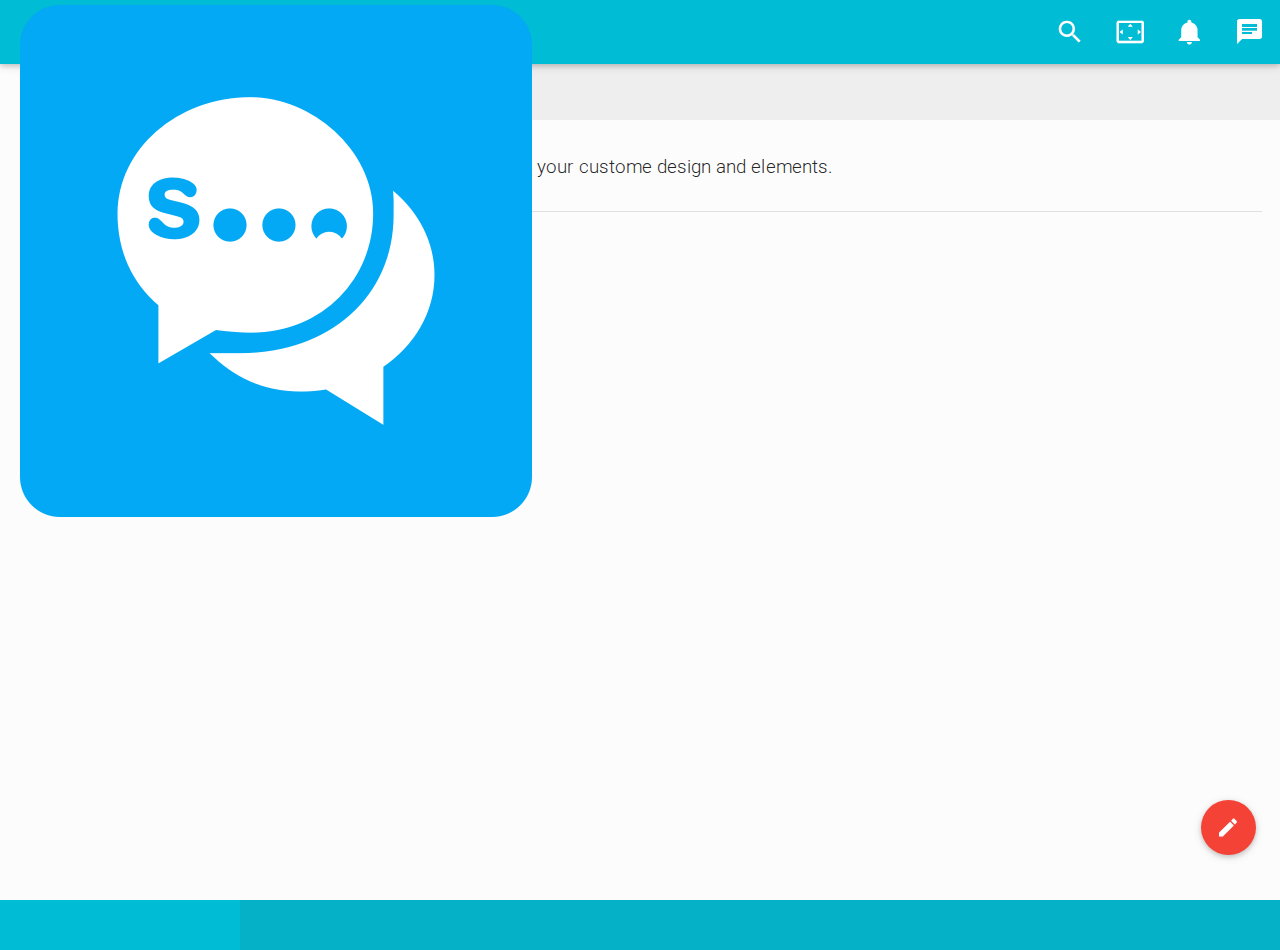
<file: frontend/add-new-form.html>
<!DOCTYPE html>
<html lang="en">
<head>
  <meta http-equiv="Content-Type" content="text/html; charset=UTF-8">
  <meta name="viewport" content="width=device-width, initial-scale=1, maximum-scale=1.0, user-scalable=no">
  <meta http-equiv="X-UA-Compatible" content="IE=edge">
  <meta name="msapplication-tap-highlight" content="no">
  <meta name="description" content="Materialize is a Material Design Admin Template,It's modern, responsive and based on Material Design by Google. ">
  <meta name="keywords" content="materialize, admin template, dashboard template, flat admin template, responsive admin template,">
  <title>Thêm sự kiện</title>

  <!-- Favicons-->
  <link rel="icon" href="images/favicon/favicon-32x32.png" sizes="32x32">
  <!-- Favicons-->
  <link rel="apple-touch-icon-precomposed" href="images/favicon/apple-touch-icon-152x152.png">
  <!-- For iPhone -->
  <meta name="msapplication-TileColor" content="#00bcd4">
  <meta name="msapplication-TileImage" content="images/favicon/mstile-144x144.png">
  <!-- For Windows Phone -->


  <!-- CORE CSS-->
  
  <link href="css/materialize.css" type="text/css" rel="stylesheet" media="screen,projection">
  <link href="css/style.css" type="text/css" rel="stylesheet" media="screen,projection">


  <!-- INCLUDED PLUGIN CSS ON THIS PAGE -->
  <link href="css/prism.css" type="text/css" rel="stylesheet" media="screen,projection">
  <link href="js/plugins/perfect-scrollbar/perfect-scrollbar.css" type="text/css" rel="stylesheet" media="screen,projection">
  <link href="js/plugins/chartist-js/chartist.min.css" type="text/css" rel="stylesheet" media="screen,projection">
</head>

<body>
  <!-- Start Page Loading -->
  <div id="loader-wrapper">
      <div id="loader"></div>        
      <div class="loader-section section-left"></div>
      <div class="loader-section section-right"></div>
  </div>
  <!-- End Page Loading -->

  <!-- //////////////////////////////////////////////////////////////////////////// -->

  <!-- START HEADER -->
  <header id="header" class="page-topbar">
        <!-- start header nav-->
        <div class="navbar-fixed">
            <nav class="cyan">
                <div class="nav-wrapper">
                    <h1 class="logo-wrapper"><a href="index.html" class="brand-logo darken-1"><img src="images/app_logo.png" alt="materialize logo"></a> <span class="logo-text">Soon</span></h1>
                    <ul class="right hide-on-med-and-down">
                        <li class="search-out">
                            <input type="text" class="search-out-text">
                        </li>
                        <li>    
                            <a href="javascript:void(0);" class="waves-effect waves-block waves-light show-search"><i class="mdi-action-search"></i></a>                              
                        </li>
                        <li><a href="javascript:void(0);" class="waves-effect waves-block waves-light toggle-fullscreen"><i class="mdi-action-settings-overscan"></i></a>
                        </li>
                        <li><a href="javascript:void(0);" class="waves-effect waves-block waves-light"><i class="mdi-social-notifications"></i></a>
                        </li>
                        <!-- Dropdown Trigger -->                        
                        <li><a href="#" data-activates="chat-out" class="waves-effect waves-block waves-light chat-collapse"><i class="mdi-communication-chat"></i></a>
                        </li>
                    </ul>
                </div>
            </nav>
        </div>
        <!-- end header nav-->
  </header>
  <!-- END HEADER -->

  <!-- //////////////////////////////////////////////////////////////////////////// -->

  <!-- START MAIN -->
  <div id="main">
    <!-- START WRAPPER -->
    <div class="wrapper">

      <!-- START LEFT SIDEBAR NAV-->
      <aside id="left-sidebar-nav">          
          <a href="#" data-activates="slide-out" class="sidebar-collapse btn-floating btn-medium waves-effect waves-light hide-on-large-only darken-2"><i class="mdi-navigation-menu" ></i></a>
      </aside>
      <!-- END LEFT SIDEBAR NAV-->

      <!-- //////////////////////////////////////////////////////////////////////////// -->

      <!-- START CONTENT -->
      <section id="content">
        
        <!--breadcrumbs start-->
        <div id="breadcrumbs-wrapper" class=" grey lighten-3">
          <div class="container">
            <div class="row">
              <div class="col s12 m12 l12">
                <h5 class="breadcrumbs-title"></h5>
                <ol class="breadcrumb">
                    <li><a href="index.html">Dashboard</a></li>
                    <li><a href="#">Pages</a></li>
                    <li class="active">Blank Page</li>
                </ol>
              </div>
            </div>
          </div>
        </div>
        <!--breadcrumbs end-->
        

        <!--start container-->
        <div class="container">
          <div class="section">

            <p class="caption">A Simple Blank Page to use it for your custome design and elements.</p>
            <div class="divider"></div>
            <br><br><br><br><br><br><br><br><br><br><br><br><br><br><br><br><br><br><br><br><br><br><br><br><br><br><br><br><br>
          </div>
          <!-- Floating Action Button -->
            <div class="fixed-action-btn" style="bottom: 45px; right: 24px;">
                <a class="btn-floating btn-large red">
                  <i class="large mdi-editor-mode-edit"></i>
                </a>
                <ul>
                  <li><a href="css-helpers.html" class="btn-floating red"><i class="large mdi-communication-live-help"></i></a></li>
                  <li><a href="app-widget.html" class="btn-floating yellow darken-1"><i class="large mdi-device-now-widgets"></i></a></li>
                  <li><a href="app-calendar.html" class="btn-floating green"><i class="large mdi-editor-insert-invitation"></i></a></li>
                  <li><a href="app-email.html" class="btn-floating blue"><i class="large mdi-communication-email"></i></a></li>
                </ul>
            </div>
            <!-- Floating Action Button -->
        </div>
        <!--end container-->
      </section>
      <!-- END CONTENT -->

      <!-- //////////////////////////////////////////////////////////////////////////// -->
      <!-- START RIGHT SIDEBAR NAV-->
      <aside id="right-sidebar-nav">
        <ul id="chat-out" class="side-nav rightside-navigation">
            <li class="li-hover">
            <a href="#" data-activates="chat-out" class="chat-close-collapse right"><i class="mdi-navigation-close"></i></a>
            <div id="right-search" class="row">
                <form class="col s12">
                    <div class="input-field">
                        <i class="mdi-action-search prefix"></i>
                        <input id="icon_prefix" type="text" class="validate">
                        <label for="icon_prefix">Search</label>
                    </div>
                </form>
            </div>
            </li>
            <li class="li-hover">
                <ul class="chat-collapsible" data-collapsible="expandable">
                <li>
                    <div class="collapsible-header teal white-text active"><i class="mdi-social-whatshot"></i>Recent Activity</div>
                    <div class="collapsible-body recent-activity">
                        <div class="recent-activity-list chat-out-list row">
                            <div class="col s3 recent-activity-list-icon"><i class="mdi-action-add-shopping-cart"></i>
                            </div>
                            <div class="col s9 recent-activity-list-text">
                                <a href="#">just now</a>
                                <p>Jim Doe Purchased new equipments for zonal office.</p>
                            </div>
                        </div>
                        <div class="recent-activity-list chat-out-list row">
                            <div class="col s3 recent-activity-list-icon"><i class="mdi-device-airplanemode-on"></i>
                            </div>
                            <div class="col s9 recent-activity-list-text">
                                <a href="#">Yesterday</a>
                                <p>Your Next flight for USA will be on 15th August 2015.</p>
                            </div>
                        </div>
                        <div class="recent-activity-list chat-out-list row">
                            <div class="col s3 recent-activity-list-icon"><i class="mdi-action-settings-voice"></i>
                            </div>
                            <div class="col s9 recent-activity-list-text">
                                <a href="#">5 Days Ago</a>
                                <p>Natalya Parker Send you a voice mail for next conference.</p>
                            </div>
                        </div>
                        <div class="recent-activity-list chat-out-list row">
                            <div class="col s3 recent-activity-list-icon"><i class="mdi-action-store"></i>
                            </div>
                            <div class="col s9 recent-activity-list-text">
                                <a href="#">Last Week</a>
                                <p>Jessy Jay open a new store at S.G Road.</p>
                            </div>
                        </div>
                        <div class="recent-activity-list chat-out-list row">
                            <div class="col s3 recent-activity-list-icon"><i class="mdi-action-settings-voice"></i>
                            </div>
                            <div class="col s9 recent-activity-list-text">
                                <a href="#">5 Days Ago</a>
                                <p>Natalya Parker Send you a voice mail for next conference.</p>
                            </div>
                        </div>
                    </div>
                </li>
                <li>
                    <div class="collapsible-header light-blue white-text active"><i class="mdi-editor-attach-money"></i>Sales Repoart</div>
                    <div class="collapsible-body sales-repoart">
                        <div class="sales-repoart-list  chat-out-list row">
                            <div class="col s8">Target Salse</div>
                            <div class="col s4"><span id="sales-line-1"></span>
                            </div>
                        </div>
                        <div class="sales-repoart-list chat-out-list row">
                            <div class="col s8">Payment Due</div>
                            <div class="col s4"><span id="sales-bar-1"></span>
                            </div>
                        </div>
                        <div class="sales-repoart-list chat-out-list row">
                            <div class="col s8">Total Delivery</div>
                            <div class="col s4"><span id="sales-line-2"></span>
                            </div>
                        </div>
                        <div class="sales-repoart-list chat-out-list row">
                            <div class="col s8">Total Progress</div>
                            <div class="col s4"><span id="sales-bar-2"></span>
                            </div>
                        </div>
                    </div>
                </li>
                <li>
                    <div class="collapsible-header red white-text"><i class="mdi-action-stars"></i>Favorite Associates</div>
                    <div class="collapsible-body favorite-associates">
                        <div class="favorite-associate-list chat-out-list row">
                            <div class="col s4"><img src="images/avatar.jpg" alt="" class="circle responsive-img online-user valign profile-image">
                            </div>
                            <div class="col s8">
                                <p>Eileen Sideways</p>
                                <p class="place">Los Angeles, CA</p>
                            </div>
                        </div>
                        <div class="favorite-associate-list chat-out-list row">
                            <div class="col s4"><img src="images/avatar.jpg" alt="" class="circle responsive-img online-user valign profile-image">
                            </div>
                            <div class="col s8">
                                <p>Zaham Sindil</p>
                                <p class="place">San Francisco, CA</p>
                            </div>
                        </div>
                        <div class="favorite-associate-list chat-out-list row">
                            <div class="col s4"><img src="images/avatar.jpg" alt="" class="circle responsive-img offline-user valign profile-image">
                            </div>
                            <div class="col s8">
                                <p>Renov Leongal</p>
                                <p class="place">Cebu City, Philippines</p>
                            </div>
                        </div>
                        <div class="favorite-associate-list chat-out-list row">
                            <div class="col s4"><img src="images/avatar.jpg" alt="" class="circle responsive-img online-user valign profile-image">
                            </div>
                            <div class="col s8">
                                <p>Weno Carasbong</p>
                                <p>Tokyo, Japan</p>
                            </div>
                        </div>
                        <div class="favorite-associate-list chat-out-list row">
                            <div class="col s4"><img src="images/avatar.jpg" alt="" class="circle responsive-img offline-user valign profile-image">
                            </div>
                            <div class="col s8">
                                <p>Nusja Nawancali</p>
                                <p class="place">Bangkok, Thailand</p>
                            </div>
                        </div>
                    </div>
                </li>
                </ul>
            </li>
        </ul>
      </aside>
      <!-- LEFT RIGHT SIDEBAR NAV-->

    </div>
    <!-- END WRAPPER -->

  </div>
  <!-- END MAIN -->



  <!-- //////////////////////////////////////////////////////////////////////////// -->

  <!-- START FOOTER -->
  <footer class="page-footer">
    <div class="footer-copyright">
      <div class="container">        
    </div>
  </footer>
  <!-- END FOOTER -->



    <!-- ================================================
    Scripts
    ================================================ -->
    
    <!-- jQuery Library -->
    <script type="text/javascript" src="js/jquery-1.11.2.min.js"></script>    
    <!--materialize js-->
    <script type="text/javascript" src="js/materialize.js"></script>
    <!--prism-->
    <script type="text/javascript" src="js/prism.js"></script>
    <!--scrollbar-->
    <script type="text/javascript" src="js/plugins/perfect-scrollbar/perfect-scrollbar.min.js"></script>
    <!-- chartist -->
    <script type="text/javascript" src="js/plugins/chartist-js/chartist.min.js"></script>   
    
    <!--plugins.js - Some Specific JS codes for Plugin Settings-->
    <script type="text/javascript" src="js/plugins.js"></script>
    
</body>

</html>
</file>
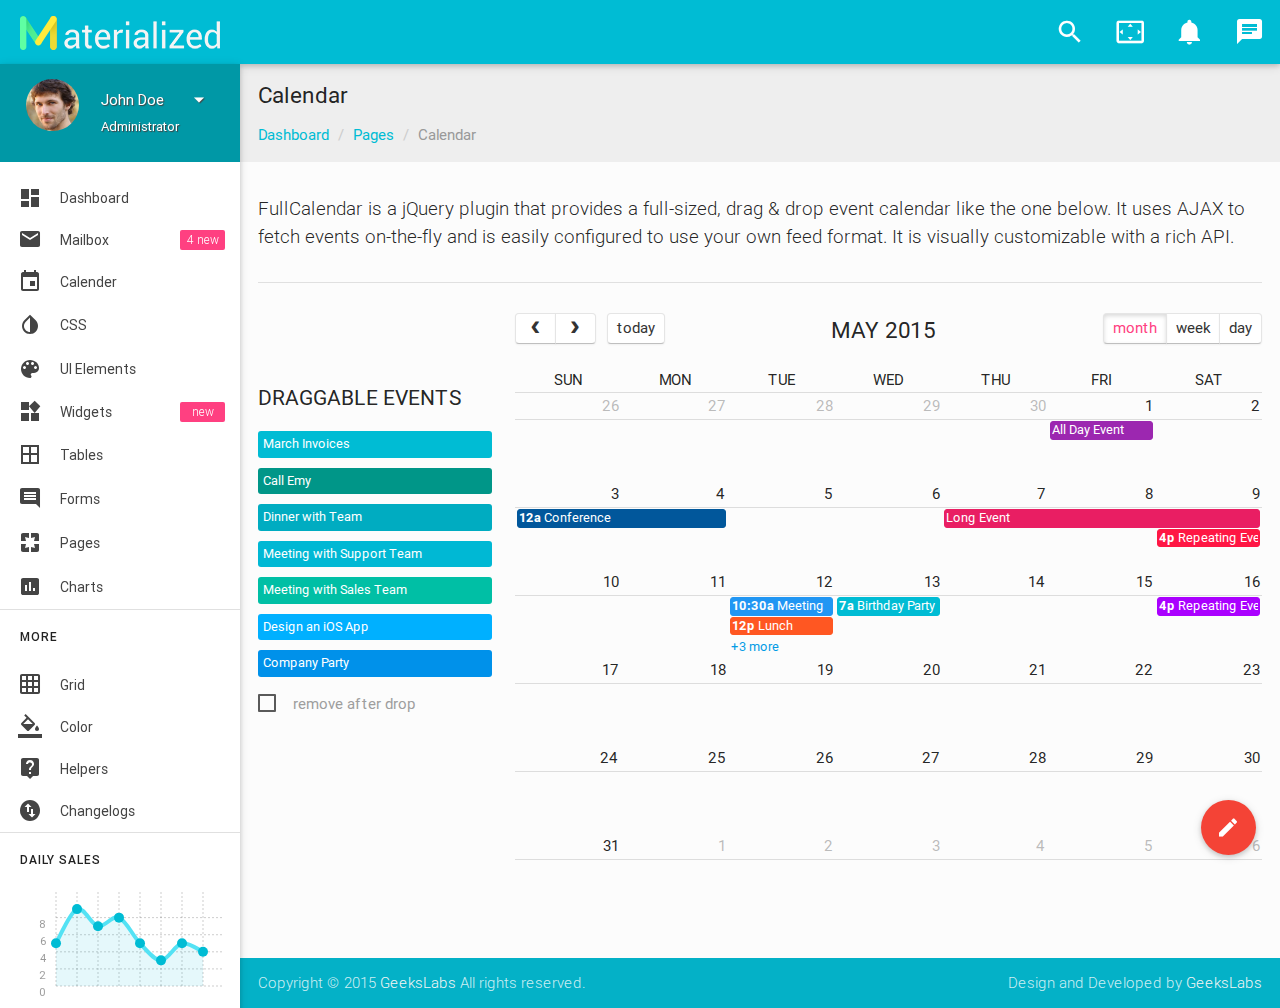
<file: frontend/app-calendar.html>
<!DOCTYPE html>
<html lang="en">

<!--================================================================================
	Item Name: Materialize - Material Design Admin Template
	Version: 1.0
	Author: GeeksLabs
	Author URL: http://www.themeforest.net/user/geekslabs
================================================================================ -->

<head>
  <meta http-equiv="Content-Type" content="text/html; charset=UTF-8">
  <meta name="viewport" content="width=device-width, initial-scale=1, maximum-scale=1.0, user-scalable=no">
  <meta http-equiv="X-UA-Compatible" content="IE=edge">
  <meta name="msapplication-tap-highlight" content="no">
  <meta name="description" content="Materialize is a Material Design Admin Template,It's modern, responsive and based on Material Design by Google. ">
  <meta name="keywords" content="materialize, admin template, dashboard template, flat admin template, responsive admin template,">
  <title>Calendar | Materialize - Material Design Admin Template</title>

  <!-- Favicons-->
  <link rel="icon" href="images/favicon/favicon-32x32.png" sizes="32x32">
  <!-- Favicons-->
  <link rel="apple-touch-icon-precomposed" href="images/favicon/apple-touch-icon-152x152.png">
  <!-- For iPhone -->
  <meta name="msapplication-TileColor" content="#00bcd4">
  <meta name="msapplication-TileImage" content="images/favicon/mstile-144x144.png">
  <!-- For Windows Phone -->


  <!-- CORE CSS-->
  
  <link href="css/materialize.css" type="text/css" rel="stylesheet" media="screen,projection">
  <link href="css/style.css" type="text/css" rel="stylesheet" media="screen,projection">


  <!-- INCLUDED PLUGIN CSS ON THIS PAGE -->
  <link href="css/prism.css" type="text/css" rel="stylesheet" media="screen,projection">
  <link href="js/plugins/chartist-js/chartist.min.css" type="text/css" rel="stylesheet" media="screen,projection">
  <link href="js/plugins/perfect-scrollbar/perfect-scrollbar.css" type="text/css" rel="stylesheet" media="screen,projection">
  <link href="js/plugins/fullcalendar/css/fullcalendar.min.css" type="text/css" rel="stylesheet" media="screen,projection">
</head>

<body>
  <!-- Start Page Loading -->
    <div id="loader-wrapper">
        <div id="loader"></div>        
        <div class="loader-section section-left"></div>
        <div class="loader-section section-right"></div>
    </div>
    <!-- End Page Loading -->

  <!-- //////////////////////////////////////////////////////////////////////////// -->

  <!-- START HEADER -->
  <header id="header" class="page-topbar">
        <!-- start header nav-->
        <div class="navbar-fixed">
            <nav class="cyan">
                <div class="nav-wrapper">
                    <h1 class="logo-wrapper"><a href="index.html" class="brand-logo darken-1"><img src="images/materialize-logo.png" alt="materialize logo"></a> <span class="logo-text">Materialize</span></h1>
                    <ul class="right hide-on-med-and-down">
                        <li class="search-out">
                            <input type="text" class="search-out-text">
                        </li>
                        <li>    
                            <a href="javascript:void(0);" class="waves-effect waves-block waves-light show-search"><i class="mdi-action-search"></i></a>                              
                        </li>
                        <li><a href="javascript:void(0);" class="waves-effect waves-block waves-light toggle-fullscreen"><i class="mdi-action-settings-overscan"></i></a>
                        </li>
                        <li><a href="javascript:void(0);" class="waves-effect waves-block waves-light"><i class="mdi-social-notifications"></i></a>
                        </li>
                        <!-- Dropdown Trigger -->                        
                        <li><a href="#" data-activates="chat-out" class="waves-effect waves-block waves-light chat-collapse"><i class="mdi-communication-chat"></i></a>
                        </li>
                    </ul>
                </div>
            </nav>
        </div>
        <!-- end header nav-->
  </header>
  <!-- END HEADER -->

  <!-- //////////////////////////////////////////////////////////////////////////// -->

  <!-- START MAIN -->
  <div id="main">
    <!-- START WRAPPER -->
    <div class="wrapper">

      <!-- START LEFT SIDEBAR NAV-->
      <aside id="left-sidebar-nav">
        <ul id="slide-out" class="side-nav fixed leftside-navigation">
            <li class="user-details cyan darken-2">
                <div class="row">
                    <div class="col col s4 m4 l4">
                        <img src="images/avatar.jpg" alt="" class="circle responsive-img valign profile-image">
                    </div>
                    <div class="col col s8 m8 l8">
                        <ul id="profile-dropdown" class="dropdown-content">
                            <li><a href="#"><i class="mdi-action-face-unlock"></i> Profile</a>
                            </li>
                            <li><a href="#"><i class="mdi-action-settings"></i> Settings</a>
                            </li>
                            <li><a href="#"><i class="mdi-communication-live-help"></i> Help</a>
                            </li>
                            <li class="divider"></li>
                            <li><a href="#"><i class="mdi-action-lock-outline"></i> Lock</a>
                            </li>
                            <li><a href="#"><i class="mdi-hardware-keyboard-tab"></i> Logout</a>
                            </li>
                        </ul>
                        <a class="btn-flat dropdown-button waves-effect waves-light white-text profile-btn" href="#" data-activates="profile-dropdown">John Doe<i class="mdi-navigation-arrow-drop-down right"></i></a>
                        <p class="user-roal">Administrator</p>
                    </div>
                </div>
            </li>
            <li class="bold"><a href="index.html" class="waves-effect waves-cyan"><i class="mdi-action-dashboard"></i> Dashboard</a>
            </li>
            <li class="bold"><a href="app-email.html" class="waves-effect waves-cyan"><i class="mdi-communication-email"></i> Mailbox <span class="new badge">4</span></a>
            </li>
            <li class="bold"><a href="app-calendar.html" class="waves-effect waves-cyan"><i class="mdi-editor-insert-invitation"></i> Calender</a>
            </li>
            <li class="no-padding">
                <ul class="collapsible collapsible-accordion">
                    <li class="bold"><a class="collapsible-header waves-effect waves-cyan"><i class="mdi-action-invert-colors"></i> CSS</a>
                        <div class="collapsible-body">
                            <ul>
                                <li><a href="css-typography.html">Typography</a>
                                </li>                                        
                                <li><a href="css-icons.html">Icons</a>
                                </li>
                                <li><a href="css-shadow.html">Shadow</a>
                                </li>
                                <li><a href="css-media.html">Media</a>
                                </li>
                                <li><a href="css-sass.html">Sass</a>
                                </li>
                            </ul>
                        </div>
                    </li>
                    <li class="bold"><a class="collapsible-header  waves-effect waves-cyan"><i class="mdi-image-palette"></i> UI Elements</a>
                        <div class="collapsible-body">
                            <ul>
                                <li><a href="ui-buttons.html">Buttons</a>
                                </li>
                                <li><a href="ui-badges.html">Badges</a>
                                </li>
                                <li><a href="ui-cards.html">Cards</a>
                                </li>
                                <li><a href="ui-collections.html">Collections</a>
                                </li>
                                <li><a href="ui-accordions.html">Accordian</a>
                                </li>                                        
                                <li><a href="ui-navbar.html">Navbar</a>
                                </li>
                                <li><a href="ui-pagination.html">Pagination</a>
                                </li>
                                <li><a href="ui-preloader.html">Preloader</a>
                                </li>
                                <li><a href="ui-modals.html">Modals</a>
                                </li>
                                <li><a href="ui-media.html">Media</a>
                                </li>
                                <li><a href="ui-toasts.html">Toasts</a>
                                </li>
                                <li><a href="ui-tooltip.html">Tooltip</a>
                                </li>
                            </ul>
                        </div>
                    </li>
                    <li class="bold"><a href="app-widget.html" class="waves-effect waves-cyan"><i class="mdi-device-now-widgets"></i> Widgets <span class="new badge"></span></a>
                    </li>
                    <li class="bold"><a class="collapsible-header  waves-effect waves-cyan"><i class="mdi-editor-border-all"></i> Tables</a>
                        <div class="collapsible-body">
                            <ul>
                                <li><a href="table-basic.html">Basic Tables</a>
                                </li>
                                <li><a href="table-data.html">Data Tables</a>
                                </li>
                            </ul>
                        </div>
                    </li>
                    <li class="bold"><a class="collapsible-header  waves-effect waves-cyan"><i class="mdi-editor-insert-comment"></i> Forms</a>
                        <div class="collapsible-body">
                            <ul>
                                <li><a href="form-elements.html">Form Elements</a>
                                </li>
                                <li><a href="form-layouts.html">Form Layouts</a>
                                </li>
                            </ul>
                        </div>
                    </li>
                    <li class="bold"><a class="collapsible-header  waves-effect waves-cyan"><i class="mdi-social-pages"></i> Pages</a>
                        <div class="collapsible-body">
                            <ul>                                        
                                <li><a href="page-login.html">Login</a>
                                </li>
                                <li><a href="page-register.html">Register</a>
                                </li>
                                <li><a href="page-lock-screen.html">Lock Screen</a>
                                </li>
                                <li><a href="page-invoice.html">Invoice</a>
                                </li>
                                <li><a href="page-404.html">404</a>
                                </li>
                                <li><a href="page-500.html">500</a>
                                </li>
                                <li><a href="page-blank.html">Blank</a>
                                </li>
                            </ul>
                        </div>
                    </li>
                    <li class="bold"><a class="collapsible-header waves-effect waves-cyan"><i class="mdi-editor-insert-chart"></i> Charts</a>
                        <div class="collapsible-body">
                            <ul>
                                <li><a href="charts-chartjs.html">Chart JS</a>
                                </li>
                                <li><a href="charts-chartist.html">Chartist</a>
                                </li>
                                <li><a href="charts-morris.html">Morris Charts</a>
                                </li>
                                <li><a href="charts-xcharts.html">xCharts</a>
                                </li>
                                <li><a href="charts-flotcharts.html">Flot Charts</a>
                                </li>
                                <li><a href="charts-sparklines.html">Sparkline Charts</a>
                                </li>
                            </ul>
                        </div>
                    </li>
                </ul>
            </li>
            <li class="li-hover"><div class="divider"></div></li>
            <li class="li-hover"><p class="ultra-small margin more-text">MORE</p></li>
            <li><a href="css-grid.html"><i class="mdi-image-grid-on"></i> Grid</a>
            </li>
            <li><a href="css-color.html"><i class="mdi-editor-format-color-fill"></i> Color</a>
            </li>
            <li><a href="css-helpers.html"><i class="mdi-communication-live-help"></i> Helpers</a>
            </li>
            <li><a href="changelogs.html"><i class="mdi-action-swap-vert-circle"></i> Changelogs</a>
            </li>            
            <li class="li-hover"><div class="divider"></div></li>
            <li class="li-hover"><p class="ultra-small margin more-text">Daily Sales</p></li>
            <li class="li-hover">
                <div class="row">
                    <div class="col s12 m12 l12">
                        <div class="sample-chart-wrapper">                            
                            <div class="ct-chart ct-golden-section" id="ct2-chart"></div>
                        </div>
                    </div>
                </div>
            </li>
        </ul>
        <a href="#" data-activates="slide-out" class="sidebar-collapse btn-floating btn-medium waves-effect waves-light hide-on-large-only darken-2"><i class="mdi-navigation-menu" ></i></a>
      </aside>
      <!-- END LEFT SIDEBAR NAV-->

      <!-- //////////////////////////////////////////////////////////////////////////// -->

      <!-- START CONTENT -->
      <section id="content">
        
        <!--breadcrumbs start-->
        <div id="breadcrumbs-wrapper" class=" grey lighten-3">
          <div class="container">
            <div class="row">
              <div class="col s12 m12 l12">
                <h5 class="breadcrumbs-title">Calendar</h5>
                <ol class="breadcrumb">
                    <li><a href="index.html">Dashboard</a></li>
                    <li><a href="#">Pages</a></li>
                    <li class="active">Calendar</li>
                </ol>
              </div>
            </div>
          </div>
        </div>
        <!--breadcrumbs end-->
        

        <!--start container-->
        <div class="container">
          <div class="section">

            <p class="caption">FullCalendar is a jQuery plugin that provides a full-sized, drag & drop event calendar like the one below. It uses AJAX to fetch events on-the-fly and is easily configured to use your own feed format. It is visually customizable with a rich API.</p>
            <div class="divider"></div>
            <div id="full-calendar">              
              <div class="row">
                <div class="col s12 m4 l3">
                  <div id='external-events'>    
                    <h4 class="header">Draggable Events</h4>
                    <div class='fc-event cyan'>March Invoices</div>
                    <div class='fc-event teal'>Call Emy</div>
                    <div class='fc-event cyan darken-1'>Dinner with Team</div>
                    <div class='fc-event cyan accent-4'>Meeting with Support Team</div>
                    <div class='fc-event teal accent-4'>Meeting with Sales Team</div>
                    <div class='fc-event light-blue accent-3'>Design an iOS App</div>
                    <div class='fc-event light-blue accent-4'>Company Party</div>
                    <p>
                      <input type='checkbox' id='drop-remove' />
                      <label for='drop-remove'>remove after drop</label>
                    </p>
                  </div>
                </div>
                <div class="col s12 m8 l9">
                  <div id='calendar'></div>
                </div>
              </div>
            </div>
            </div>

            <!-- Floating Action Button -->
            <div class="fixed-action-btn" style="bottom: 45px; right: 24px;">
                <a class="btn-floating btn-large red">
                  <i class="large mdi-editor-mode-edit"></i>
                </a>
                <ul>
                  <li><a href="css-helpers.html" class="btn-floating red"><i class="large mdi-communication-live-help"></i></a></li>
                  <li><a href="app-widget.html" class="btn-floating yellow darken-1"><i class="large mdi-device-now-widgets"></i></a></li>
                  <li><a href="app-calendar.html" class="btn-floating green"><i class="large mdi-editor-insert-invitation"></i></a></li>
                  <li><a href="app-email.html" class="btn-floating blue"><i class="large mdi-communication-email"></i></a></li>
                </ul>
            </div>
            <!-- Floating Action Button -->
        </div>
        <!--end container-->

      </section>
      <!-- END CONTENT -->

      <!-- //////////////////////////////////////////////////////////////////////////// -->
      <!-- START RIGHT SIDEBAR NAV-->
      <aside id="right-sidebar-nav">
        <ul id="chat-out" class="side-nav rightside-navigation">
            <li class="li-hover">
            <a href="#" data-activates="chat-out" class="chat-close-collapse right"><i class="mdi-navigation-close"></i></a>
            <div id="right-search" class="row">
                <form class="col s12">
                    <div class="input-field">
                        <i class="mdi-action-search prefix"></i>
                        <input id="icon_prefix" type="text" class="validate">
                        <label for="icon_prefix">Search</label>
                    </div>
                </form>
            </div>
            </li>
            <li class="li-hover">
                <ul class="chat-collapsible" data-collapsible="expandable">
                <li>
                    <div class="collapsible-header teal white-text active"><i class="mdi-social-whatshot"></i>Recent Activity</div>
                    <div class="collapsible-body recent-activity">
                        <div class="recent-activity-list chat-out-list row">
                            <div class="col s3 recent-activity-list-icon"><i class="mdi-action-add-shopping-cart"></i>
                            </div>
                            <div class="col s9 recent-activity-list-text">
                                <a href="#">just now</a>
                                <p>Jim Doe Purchased new equipments for zonal office.</p>
                            </div>
                        </div>
                        <div class="recent-activity-list chat-out-list row">
                            <div class="col s3 recent-activity-list-icon"><i class="mdi-device-airplanemode-on"></i>
                            </div>
                            <div class="col s9 recent-activity-list-text">
                                <a href="#">Yesterday</a>
                                <p>Your Next flight for USA will be on 15th August 2015.</p>
                            </div>
                        </div>
                        <div class="recent-activity-list chat-out-list row">
                            <div class="col s3 recent-activity-list-icon"><i class="mdi-action-settings-voice"></i>
                            </div>
                            <div class="col s9 recent-activity-list-text">
                                <a href="#">5 Days Ago</a>
                                <p>Natalya Parker Send you a voice mail for next conference.</p>
                            </div>
                        </div>
                        <div class="recent-activity-list chat-out-list row">
                            <div class="col s3 recent-activity-list-icon"><i class="mdi-action-store"></i>
                            </div>
                            <div class="col s9 recent-activity-list-text">
                                <a href="#">Last Week</a>
                                <p>Jessy Jay open a new store at S.G Road.</p>
                            </div>
                        </div>
                        <div class="recent-activity-list chat-out-list row">
                            <div class="col s3 recent-activity-list-icon"><i class="mdi-action-settings-voice"></i>
                            </div>
                            <div class="col s9 recent-activity-list-text">
                                <a href="#">5 Days Ago</a>
                                <p>Natalya Parker Send you a voice mail for next conference.</p>
                            </div>
                        </div>
                    </div>
                </li>
                <li>
                    <div class="collapsible-header light-blue white-text active"><i class="mdi-editor-attach-money"></i>Sales Repoart</div>
                    <div class="collapsible-body sales-repoart">
                        <div class="sales-repoart-list  chat-out-list row">
                            <div class="col s8">Target Salse</div>
                            <div class="col s4"><span id="sales-line-1"></span>
                            </div>
                        </div>
                        <div class="sales-repoart-list chat-out-list row">
                            <div class="col s8">Payment Due</div>
                            <div class="col s4"><span id="sales-bar-1"></span>
                            </div>
                        </div>
                        <div class="sales-repoart-list chat-out-list row">
                            <div class="col s8">Total Delivery</div>
                            <div class="col s4"><span id="sales-line-2"></span>
                            </div>
                        </div>
                        <div class="sales-repoart-list chat-out-list row">
                            <div class="col s8">Total Progress</div>
                            <div class="col s4"><span id="sales-bar-2"></span>
                            </div>
                        </div>
                    </div>
                </li>
                <li>
                    <div class="collapsible-header red white-text"><i class="mdi-action-stars"></i>Favorite Associates</div>
                    <div class="collapsible-body favorite-associates">
                        <div class="favorite-associate-list chat-out-list row">
                            <div class="col s4"><img src="images/avatar.jpg" alt="" class="circle responsive-img online-user valign profile-image">
                            </div>
                            <div class="col s8">
                                <p>Eileen Sideways</p>
                                <p class="place">Los Angeles, CA</p>
                            </div>
                        </div>
                        <div class="favorite-associate-list chat-out-list row">
                            <div class="col s4"><img src="images/avatar.jpg" alt="" class="circle responsive-img online-user valign profile-image">
                            </div>
                            <div class="col s8">
                                <p>Zaham Sindil</p>
                                <p class="place">San Francisco, CA</p>
                            </div>
                        </div>
                        <div class="favorite-associate-list chat-out-list row">
                            <div class="col s4"><img src="images/avatar.jpg" alt="" class="circle responsive-img offline-user valign profile-image">
                            </div>
                            <div class="col s8">
                                <p>Renov Leongal</p>
                                <p class="place">Cebu City, Philippines</p>
                            </div>
                        </div>
                        <div class="favorite-associate-list chat-out-list row">
                            <div class="col s4"><img src="images/avatar.jpg" alt="" class="circle responsive-img online-user valign profile-image">
                            </div>
                            <div class="col s8">
                                <p>Weno Carasbong</p>
                                <p>Tokyo, Japan</p>
                            </div>
                        </div>
                        <div class="favorite-associate-list chat-out-list row">
                            <div class="col s4"><img src="images/avatar.jpg" alt="" class="circle responsive-img offline-user valign profile-image">
                            </div>
                            <div class="col s8">
                                <p>Nusja Nawancali</p>
                                <p class="place">Bangkok, Thailand</p>
                            </div>
                        </div>
                    </div>
                </li>
                </ul>
            </li>
        </ul>
      </aside>
      <!-- LEFT RIGHT SIDEBAR NAV-->

    </div>
    <!-- END WRAPPER -->

  </div>
  <!-- END MAIN -->



  <!-- //////////////////////////////////////////////////////////////////////////// -->

  <!-- START FOOTER -->
  <footer class="page-footer">
    <div class="footer-copyright">
      <div class="container">
        <span>Copyright © 2015 <a class="grey-text text-lighten-4" href="http://themeforest.net/user/geekslabs/portfolio?ref=geekslabs" target="_blank">GeeksLabs</a> All rights reserved.</span>
        <span class="right"> Design and Developed by <a class="grey-text text-lighten-4" href="http://geekslabs.com/">GeeksLabs</a></span>
        </div>
    </div>
  </footer>
    <!-- END FOOTER -->



    <!-- ================================================
    Scripts
    ================================================ -->
    
    <!-- jQuery Library -->
    <script type="text/javascript" src="js/jquery-1.11.2.min.js"></script>    
    <!--materialize js-->
    <script type="text/javascript" src="js/materialize.js"></script>
    <!--prism-->
    <script type="text/javascript" src="js/prism.js"></script>
    <!--scrollbar-->
    <script type="text/javascript" src="js/plugins/perfect-scrollbar/perfect-scrollbar.min.js"></script>
    
    <!-- chartist -->
    <script type="text/javascript" src="js/plugins/chartist-js/chartist.min.js"></script>   

    <!-- Calendar Script -->
    <script type="text/javascript" src="js/plugins/fullcalendar/lib/jquery-ui.custom.min.js"></script>
    <script type="text/javascript" src="js/plugins/fullcalendar/lib/moment.min.js"></script>
    <script type="text/javascript" src="js/plugins/fullcalendar/js/fullcalendar.min.js"></script>
    <script type="text/javascript" src="js/plugins/fullcalendar/fullcalendar-script.js"></script>

    <!--plugins.js - Some Specific JS codes for Plugin Settings-->
    <script type="text/javascript" src="js/plugins.js"></script>

    
</body>

</html>
</file>
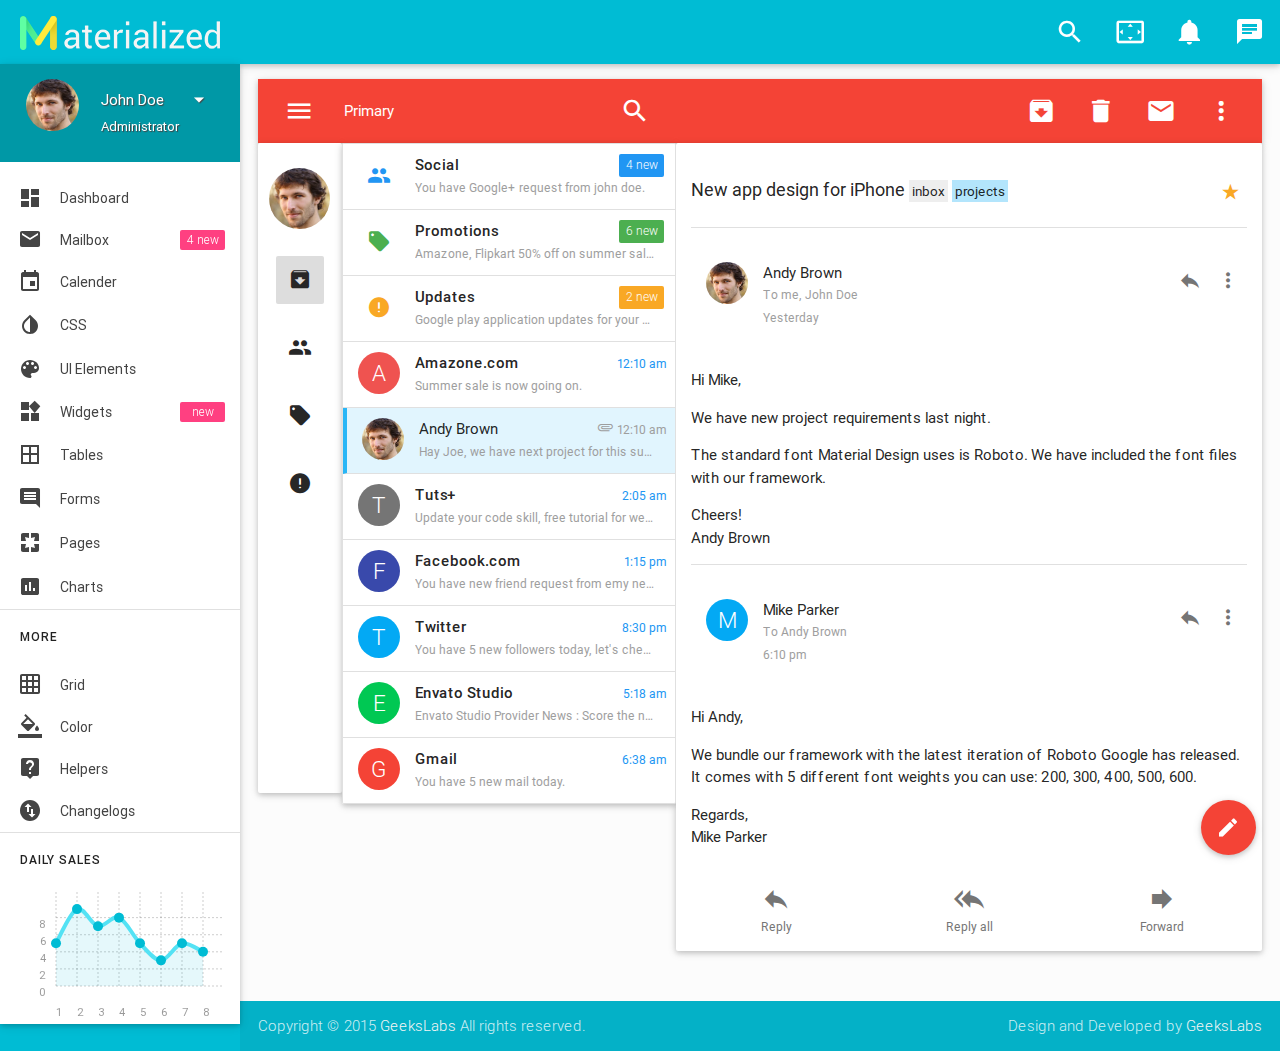
<file: frontend/app-email.html>
<!DOCTYPE html>
<html lang="en">

<!--================================================================================
	Item Name: Materialize - Material Design Admin Template
	Version: 1.0
	Author: GeeksLabs
	Author URL: http://www.themeforest.net/user/geekslabs
================================================================================ -->

<head>
  <meta http-equiv="Content-Type" content="text/html; charset=UTF-8">
  <meta name="viewport" content="width=device-width, initial-scale=1, maximum-scale=1.0, user-scalable=no">
  <meta http-equiv="X-UA-Compatible" content="IE=edge">
  <meta name="msapplication-tap-highlight" content="no">
  <meta name="description" content="Materialize is a Material Design Admin Template,It's modern, responsive and based on Material Design by Google. ">
  <meta name="keywords" content="materialize, admin template, dashboard template, flat admin template, responsive admin template,">
  <title>Materialize - Material Design Admin Template</title>

  <!-- Favicons-->
  <link rel="icon" href="images/favicon/favicon-32x32.png" sizes="32x32">
  <!-- Favicons-->
  <link rel="apple-touch-icon-precomposed" href="images/favicon/apple-touch-icon-152x152.png">
  <!-- For iPhone -->
  <meta name="msapplication-TileColor" content="#00bcd4">
  <meta name="msapplication-TileImage" content="images/favicon/mstile-144x144.png">
  <!-- For Windows Phone -->


  <!-- CORE CSS-->
  
  <link href="css/materialize.css" type="text/css" rel="stylesheet" media="screen,projection">
  <link href="css/style.css" type="text/css" rel="stylesheet" media="screen,projection">


  <!-- INCLUDED PLUGIN CSS ON THIS PAGE -->
  <link href="css/prism.css" type="text/css" rel="stylesheet" media="screen,projection">
  <link href="js/plugins/perfect-scrollbar/perfect-scrollbar.css" type="text/css" rel="stylesheet" media="screen,projection">
  <link href="js/plugins/chartist-js/chartist.min.css" type="text/css" rel="stylesheet" media="screen,projection">
</head>

<body>
  <!-- Start Page Loading -->
    <div id="loader-wrapper">
        <div id="loader"></div>        
        <div class="loader-section section-left"></div>
        <div class="loader-section section-right"></div>
    </div>
    <!-- End Page Loading -->

  <!-- //////////////////////////////////////////////////////////////////////////// -->

  <!-- START HEADER -->
  <header id="header" class="page-topbar">
        <!-- start header nav-->
        <div class="navbar-fixed">
            <nav class="cyan">
                <div class="nav-wrapper">
                    <h1 class="logo-wrapper"><a href="index.html" class="brand-logo darken-1"><img src="images/materialize-logo.png" alt="materialize logo"></a> <span class="logo-text">Materialize</span></h1>
                    <ul class="right hide-on-med-and-down">
                        <li class="search-out">
                            <input type="text" class="search-out-text">
                        </li>
                        <li>    
                            <a href="javascript:void(0);" class="waves-effect waves-block waves-light show-search"><i class="mdi-action-search"></i></a>                              
                        </li>
                        <li><a href="javascript:void(0);" class="waves-effect waves-block waves-light toggle-fullscreen"><i class="mdi-action-settings-overscan"></i></a>
                        </li>
                        <li><a href="javascript:void(0);" class="waves-effect waves-block waves-light"><i class="mdi-social-notifications"></i></a>
                        </li>
                        <!-- Dropdown Trigger -->                        
                        <li><a href="#" data-activates="chat-out" class="waves-effect waves-block waves-light chat-collapse"><i class="mdi-communication-chat"></i></a>
                        </li>
                    </ul>
                </div>
            </nav>
        </div>
        <!-- end header nav-->
  </header>
  <!-- END HEADER -->

  <!-- //////////////////////////////////////////////////////////////////////////// -->

  <!-- START MAIN -->
  <div id="main">
    <!-- START WRAPPER -->
    <div class="wrapper">

      <!-- START LEFT SIDEBAR NAV-->
      <aside id="left-sidebar-nav">
        <ul id="slide-out" class="side-nav fixed leftside-navigation">
            <li class="user-details cyan darken-2">
                <div class="row">
                    <div class="col col s4 m4 l4">
                        <img src="images/avatar.jpg" alt="" class="circle responsive-img valign profile-image">
                    </div>
                    <div class="col col s8 m8 l8">
                        <ul id="profile-dropdown" class="dropdown-content">
                            <li><a href="#"><i class="mdi-action-face-unlock"></i> Profile</a>
                            </li>
                            <li><a href="#"><i class="mdi-action-settings"></i> Settings</a>
                            </li>
                            <li><a href="#"><i class="mdi-communication-live-help"></i> Help</a>
                            </li>
                            <li class="divider"></li>
                            <li><a href="#"><i class="mdi-action-lock-outline"></i> Lock</a>
                            </li>
                            <li><a href="#"><i class="mdi-hardware-keyboard-tab"></i> Logout</a>
                            </li>
                        </ul>
                        <a class="btn-flat dropdown-button waves-effect waves-light white-text profile-btn" href="#" data-activates="profile-dropdown">John Doe<i class="mdi-navigation-arrow-drop-down right"></i></a>
                        <p class="user-roal">Administrator</p>
                    </div>
                </div>
            </li>
            <li class="bold"><a href="index.html" class="waves-effect waves-cyan"><i class="mdi-action-dashboard"></i> Dashboard</a>
            </li>
            <li class="bold"><a href="app-email.html" class="waves-effect waves-cyan"><i class="mdi-communication-email"></i> Mailbox <span class="new badge">4</span></a>
            </li>
            <li class="bold"><a href="app-calendar.html" class="waves-effect waves-cyan"><i class="mdi-editor-insert-invitation"></i> Calender</a>
            </li>
            <li class="no-padding">
                <ul class="collapsible collapsible-accordion">
                    <li class="bold"><a class="collapsible-header waves-effect waves-cyan"><i class="mdi-action-invert-colors"></i> CSS</a>
                        <div class="collapsible-body">
                            <ul>
                                <li><a href="css-typography.html">Typography</a>
                                </li>                                        
                                <li><a href="css-icons.html">Icons</a>
                                </li>
                                <li><a href="css-shadow.html">Shadow</a>
                                </li>
                                <li><a href="css-media.html">Media</a>
                                </li>
                                <li><a href="css-sass.html">Sass</a>
                                </li>
                            </ul>
                        </div>
                    </li>
                    <li class="bold"><a class="collapsible-header  waves-effect waves-cyan"><i class="mdi-image-palette"></i> UI Elements</a>
                        <div class="collapsible-body">
                            <ul>
                                <li><a href="ui-buttons.html">Buttons</a>
                                </li>
                                <li><a href="ui-badges.html">Badges</a>
                                </li>
                                <li><a href="ui-cards.html">Cards</a>
                                </li>
                                <li><a href="ui-collections.html">Collections</a>
                                </li>
                                <li><a href="ui-accordions.html">Accordian</a>
                                </li>                                        
                                <li><a href="ui-navbar.html">Navbar</a>
                                </li>
                                <li><a href="ui-pagination.html">Pagination</a>
                                </li>
                                <li><a href="ui-preloader.html">Preloader</a>
                                </li>
                                <li><a href="ui-modals.html">Modals</a>
                                </li>
                                <li><a href="ui-media.html">Media</a>
                                </li>
                                <li><a href="ui-toasts.html">Toasts</a>
                                </li>
                                <li><a href="ui-tooltip.html">Tooltip</a>
                                </li>
                            </ul>
                        </div>
                    </li>
                    <li class="bold"><a href="app-widget.html" class="waves-effect waves-cyan"><i class="mdi-device-now-widgets"></i> Widgets <span class="new badge"></span></a>
                    </li>
                    <li class="bold"><a class="collapsible-header  waves-effect waves-cyan"><i class="mdi-editor-border-all"></i> Tables</a>
                        <div class="collapsible-body">
                            <ul>
                                <li><a href="table-basic.html">Basic Tables</a>
                                </li>
                                <li><a href="table-data.html">Data Tables</a>
                                </li>
                            </ul>
                        </div>
                    </li>
                    <li class="bold"><a class="collapsible-header  waves-effect waves-cyan"><i class="mdi-editor-insert-comment"></i> Forms</a>
                        <div class="collapsible-body">
                            <ul>
                                <li><a href="form-elements.html">Form Elements</a>
                                </li>
                                <li><a href="form-layouts.html">Form Layouts</a>
                                </li>
                            </ul>
                        </div>
                    </li>
                    <li class="bold"><a class="collapsible-header  waves-effect waves-cyan"><i class="mdi-social-pages"></i> Pages</a>
                        <div class="collapsible-body">
                            <ul>                                        
                                <li><a href="page-login.html">Login</a>
                                </li>
                                <li><a href="page-register.html">Register</a>
                                </li>
                                <li><a href="page-lock-screen.html">Lock Screen</a>
                                </li>
                                <li><a href="page-invoice.html">Invoice</a>
                                </li>
                                <li><a href="page-404.html">404</a>
                                </li>
                                <li><a href="page-500.html">500</a>
                                </li>
                                <li><a href="page-blank.html">Blank</a>
                                </li>
                            </ul>
                        </div>
                    </li>
                    <li class="bold"><a class="collapsible-header waves-effect waves-cyan"><i class="mdi-editor-insert-chart"></i> Charts</a>
                        <div class="collapsible-body">
                            <ul>
                                <li><a href="charts-chartjs.html">Chart JS</a>
                                </li>
                                <li><a href="charts-chartist.html">Chartist</a>
                                </li>
                                <li><a href="charts-morris.html">Morris Charts</a>
                                </li>
                                <li><a href="charts-xcharts.html">xCharts</a>
                                </li>
                                <li><a href="charts-flotcharts.html">Flot Charts</a>
                                </li>
                                <li><a href="charts-sparklines.html">Sparkline Charts</a>
                                </li>
                            </ul>
                        </div>
                    </li>
                </ul>
            </li>
            <li class="li-hover"><div class="divider"></div></li>
            <li class="li-hover"><p class="ultra-small margin more-text">MORE</p></li>
            <li><a href="css-grid.html"><i class="mdi-image-grid-on"></i> Grid</a>
            </li>
            <li><a href="css-color.html"><i class="mdi-editor-format-color-fill"></i> Color</a>
            </li>
            <li><a href="css-helpers.html"><i class="mdi-communication-live-help"></i> Helpers</a>
            </li>
            <li><a href="changelogs.html"><i class="mdi-action-swap-vert-circle"></i> Changelogs</a>
            </li>
            <li class="li-hover"><div class="divider"></div></li>
            <li class="li-hover"><p class="ultra-small margin more-text">Daily Sales</p></li>
            <li class="li-hover">
                <div class="row">
                    <div class="col s12 m12 l12">
                        <div class="sample-chart-wrapper">                            
                            <div class="ct-chart ct-golden-section" id="ct2-chart"></div>
                        </div>
                    </div>
                </div>
            </li>
        </ul>
        <a href="#" data-activates="slide-out" class="sidebar-collapse btn-floating btn-medium waves-effect waves-light hide-on-large-only darken-2"><i class="mdi-navigation-menu" ></i></a>
      </aside>
      <!-- END LEFT SIDEBAR NAV-->

      <!-- //////////////////////////////////////////////////////////////////////////// -->

      <!-- START CONTENT -->
      <section id="content">

        <!--start container-->
        <div class="container">

          <div id="mail-app" class="section">
            <div class="row">
              <div class="col s12">
                <nav class="red">
                  <div class="nav-wrapper">
                    <div class="left col s12 m5 l5">
                      <ul>
                        <li><a href="#!" class="email-menu"><i class="mdi-navigation-menu"></i></a>
                        </li>
                        <li><a href="#!" class="email-type">Primary</a>
                        </li>
                        <li class="right"><a href="#!"><i class="mdi-action-search"></i></a>
                        </li>
                      </ul>
                    </div>
                    <div class="col s12 m7 l7 hide-on-med-and-down">
                      <ul class="right">
                        <li><a href="#!"><i class="mdi-content-archive"></i></a>
                        </li>
                        <li><a href="#!"><i class="mdi-action-delete"></i></a>
                        </li>
                        <li><a href="#!"><i class="mdi-content-mail"></i></a>
                        </li>
                        <li><a href="#!"><i class="mdi-navigation-more-vert"></i></a>
                        </li>
                      </ul>
                    </div>

                  </div>
                </nav>
              </div>
              <div class="col s12">
                <div id="email-sidebar" class="col s2 m1 s1 card-panel">
                  <ul>
                    <li>
                      <img src="images/avatar.jpg" alt="" class="circle responsive-img valign profile-image">
                    </li>
                    <li>
                      <a href="#!"><i class="mdi-content-archive active"></i></a>
                    </li>
                    <li>
                      <a href="#!"><i class="mdi-social-group"></i></a>
                    </li>
                    <li>
                      <a href="#!"><i class="mdi-maps-local-offer"></i></a>
                    </li>
                    <li>
                      <a href="#!"><i class="mdi-alert-error"></i></a>
                    </li>
                  </ul>
                </div>
                <div id="email-list" class="col s10 m4 l4 card-panel z-depth-1">
                  <ul class="collection">
                    <li class="collection-item avatar email-unread">
                      <i class="mdi-social-group icon blue-text"></i>
                      <span class="email-title">Social</span>
                      <p class="truncate grey-text ultra-small">You have Google+ request from john doe.</p>
                      <a href="#!" class="secondary-content"><span class="new badge blue">4</span></a>
                    </li>
                    <li class="collection-item avatar email-unread">
                      <i class="mdi-maps-local-offer icon green-text"></i>
                      <span class="email-title">Promotions</span>
                      <p class="truncate grey-text ultra-small">Amazone, Flipkart 50% off on summer sale.</p>
                      <a href="#!" class="secondary-content"><span class="new badge green">6</span></a>
                    </li>
                    <li class="collection-item avatar email-unread">
                      <i class="mdi-alert-error icon yellow-text text-darken-3"></i>
                      <span class="email-title">Updates</span>
                      <p class="truncate grey-text ultra-small">Google play application updates for your mobile.</p>
                      <a href="#!" class="secondary-content"><span class="new badge yellow darken-3">2</span></a>
                    </li>
                    <li class="collection-item avatar email-unread">
                      <span class="circle red lighten-1">A</span>
                      <span class="email-title">Amazone.com</span>
                      <p class="truncate grey-text ultra-small">Summer sale is now going on.</p>
                      <a href="#!" class="secondary-content email-time"><span class="blue-text ultra-small">12:10 am</span></a>
                    </li>
                    <li class="collection-item avatar selected">
                      <img src="images/avatar.jpg" alt="" class="circle">
                      <span class="email-title">Andy Brown</span>
                      <p class="truncate grey-text ultra-small">Hay Joe, we have next project for this summer.</p>
                      <a href="#!" class="secondary-content email-time"><i class="mdi-editor-attach-file attach-file"></i> <span class="grey-text ultra-small">12:10 am</span></a>
                    </li>
                    <li class="collection-item avatar email-unread">
                      <span class="circle grey darken-1">T</span>
                      <span class="email-title">Tuts+</span>
                      <p class="truncate grey-text ultra-small">Update your code skill, free tutorial for web development.</p>
                      <a href="#!" class="secondary-content email-time"><span class="blue-text ultra-small">2:05 am</span></a>
                    </li>
                    <li class="collection-item avatar email-unread">
                      <span class="circle indigo darken-1">F</span>
                      <span class="email-title">Facebook.com</span>
                      <p class="truncate grey-text ultra-small">You have new friend request from emy nelson.</p>
                      <a href="#!" class="secondary-content email-time"><span class="blue-text ultra-small">1:15 pm</span></a>
                    </li>
                    <li class="collection-item avatar email-unread">
                      <span class="circle light-blue">T</span>
                      <span class="email-title">Twitter</span>
                      <p class="truncate grey-text ultra-small">You have 5 new followers today, let's check it out.</p>
                      <a href="#!" class="secondary-content email-time"><span class="blue-text ultra-small">8:30 pm</span></a>
                    </li>
                    <li class="collection-item avatar email-unread">
                      <span class="circle green accent-4">E</span>
                      <span class="email-title">Envato Studio</span>
                      <p class="truncate grey-text ultra-small">Envato Studio Provider News : Score the new stuff.</p>
                      <a href="#!" class="secondary-content email-time"><span class="blue-text ultra-small">5:18 am</span></a>
                    </li>
                    <li class="collection-item avatar email-unread">
                      <span class="circle red">G</span>
                      <span class="email-title">Gmail</span>
                      <p class="truncate grey-text ultra-small">You have 5 new mail today.</p>
                      <a href="#!" class="secondary-content email-time"><span class="blue-text ultra-small">6:38 am</span></a>
                    </li>
                  </ul>
                </div>
                <div id="email-details" class="col s12 m7 l7 card-panel">
                  <p class="email-subject truncate">New app design for iPhone <span class="email-tag grey lighten-3">inbox</span> <span class="email-tag  light-blue lighten-4">projects</span> <i class="mdi-action-star-rate yellow-text text-darken-3 right"></i>
                  </p>
                  <hr class="grey-text text-lighten-2">
                  <div class="email-content-wrap">
                    <div class="row">
                      <div class="col s10 m10 l10">
                        <ul class="collection">
                          <li class="collection-item avatar">
                            <img src="images/avatar.jpg" alt="" class="circle">
                            <span class="email-title">Andy Brown</span>
                            <p class="truncate grey-text ultra-small">To me, John Doe</p>
                            <p class="grey-text ultra-small">Yesterday</p>
                          </li>
                        </ul>
                      </div>
                      <div class="col s2 m2 l2 email-actions">
                        <a href="#!"><span><i class="mdi-content-reply"></i></span></a>
                        <a href="#!"><span><i class="mdi-navigation-more-vert"></i></span></a>
                      </div>
                    </div>
                    <div class="email-content">
                      <p>Hi Mike,</p>
                      <p>We have new project requirements last night.</p>
                      <p>The standard font Material Design uses is Roboto. We have included the font files with our framework.</p>
                      <p>Cheers!
                        <br>Andy Brown</p>
                    </div>
                  </div>
                  <hr>
                  <div class="email-content-wrap">
                    <div class="row">
                      <div class="col s10 m10 l10">
                        <ul class="collection">
                          <li class="collection-item avatar">
                            <span class="circle light-blue">M</span>
                            <span class="email-title">Mike Parker</span>
                            <p class="truncate grey-text ultra-small">To Andy Brown</p>
                            <p class="grey-text ultra-small">6:10 pm</p>
                          </li>
                        </ul>
                      </div>
                      <div class="col s2 m2 l2 email-actions">
                        <a href="#!"><span><i class="mdi-content-reply"></i></span></a>
                        <a href="#!"><span><i class="mdi-navigation-more-vert"></i></span></a>
                      </div>
                    </div>
                    <div class="email-content">
                      <p>Hi Andy,</p>
                      <p>We bundle our framework with the latest iteration of Roboto Google has released. It comes with 5 different font weights you can use: 200, 300, 400, 500, 600.</p>
                      <p>Regards,
                        <br>Mike Parker</p>
                    </div>
                  </div>
                  <div class="email-reply">
                    <div class="row">
                      <div class="col s4 m4 l4 center-align">
                        <a href="!#"><i class="mdi-content-reply"></i></a>
                        <p class="ultra-small">Reply</p>
                      </div>
                      <div class="col s4 m4 l4 center-align">
                        <a href="!#"><i class="mdi-content-reply-all"></i></a>
                        <p class="ultra-small">Reply all</p>
                      </div>
                      <div class="col s4 m4 l4 center-align">
                        <a href="!#"><i class="mdi-content-forward"></i></a>
                        <p class="ultra-small">Forward</p>
                      </div>
                    </div>
                  </div>

                </div>
              </div>
            </div>

            <!-- Compose Email Trigger -->
            <div class="fixed-action-btn" style="bottom: 45px; right: 24px;">
              <a class="btn-floating btn-large red modal-trigger" href="#modal1">
                <i class="large mdi-editor-mode-edit"></i>
              </a>
            </div>



            <!-- Compose Email Structure -->
            <div id="modal1" class="modal">
              <div class="modal-content">
                <nav class="red">
                  <div class="nav-wrapper">
                    <div class="left col s12 m5 l5">
                      <ul>
                        <li><a href="#!" class="email-menu"><i class="modal-action modal-close  mdi-hardware-keyboard-backspace"></i></a>
                        </li>
                        <li><a href="#!" class="email-type">Compose</a>
                        </li>
                      </ul>
                    </div>
                    <div class="col s12 m7 l7 hide-on-med-and-down">
                      <ul class="right">
                        <li><a href="#!"><i class="mdi-editor-attach-file"></i></a>
                        </li>
                        <li><a href="#!"><i class="modal-action modal-close  mdi-content-send"></i></a>
                        </li>
                        <li><a href="#!"><i class="mdi-navigation-more-vert"></i></a>
                        </li>
                      </ul>
                    </div>

                  </div>
                </nav>
              </div>
              <div class="model-email-content">
                <div class="row">
                  <form class="col s12">
                    <!--<div class="row">
                      <div class="input-field col s12">
                        <input id="from_email" type="email" class="validate">
                        <label for="from_email">From</label>
                      </div>
                    </div> -->
                    <div class="row">
                      <div class="input-field col s12">
                        <input id="to_email" type="email" class="validate">
                        <label for="to_email">To</label>
                      </div>
                    </div>
                    <div class="row">
                      <div class="input-field col s12">
                        <input id="subject" type="text" class="validate">
                        <label for="subject">Subject</label>
                      </div>
                    </div>
                    <div class="row">
                      <div class="input-field col s12">
                        <textarea id="compose" class="materialize-textarea" length="500"></textarea>
                        <label for="compose">Compose email</label>
                      </div>
                    </div>
                  </form>
                </div>
              </div>
            </div>
        </div>
        
    </div>
    <!--end container-->

    </section>
    <!-- END CONTENT -->

    <!-- //////////////////////////////////////////////////////////////////////////// -->
    <!-- START RIGHT SIDEBAR NAV-->
    <aside id="right-sidebar-nav">
        <ul id="chat-out" class="side-nav rightside-navigation">
            <li class="li-hover">
            <a href="#" data-activates="chat-out" class="chat-close-collapse right"><i class="mdi-navigation-close"></i></a>
            <div id="right-search" class="row">
                <form class="col s12">
                    <div class="input-field">
                        <i class="mdi-action-search prefix"></i>
                        <input id="icon_prefix" type="text" class="validate">
                        <label for="icon_prefix">Search</label>
                    </div>
                </form>
            </div>
            </li>
            <li class="li-hover">
                <ul class="chat-collapsible" data-collapsible="expandable">
                <li>
                    <div class="collapsible-header teal white-text active"><i class="mdi-social-whatshot"></i>Recent Activity</div>
                    <div class="collapsible-body recent-activity">
                        <div class="recent-activity-list chat-out-list row">
                            <div class="col s3 recent-activity-list-icon"><i class="mdi-action-add-shopping-cart"></i>
                            </div>
                            <div class="col s9 recent-activity-list-text">
                                <a href="#">just now</a>
                                <p>Jim Doe Purchased new equipments for zonal office.</p>
                            </div>
                        </div>
                        <div class="recent-activity-list chat-out-list row">
                            <div class="col s3 recent-activity-list-icon"><i class="mdi-device-airplanemode-on"></i>
                            </div>
                            <div class="col s9 recent-activity-list-text">
                                <a href="#">Yesterday</a>
                                <p>Your Next flight for USA will be on 15th August 2015.</p>
                            </div>
                        </div>
                        <div class="recent-activity-list chat-out-list row">
                            <div class="col s3 recent-activity-list-icon"><i class="mdi-action-settings-voice"></i>
                            </div>
                            <div class="col s9 recent-activity-list-text">
                                <a href="#">5 Days Ago</a>
                                <p>Natalya Parker Send you a voice mail for next conference.</p>
                            </div>
                        </div>
                        <div class="recent-activity-list chat-out-list row">
                            <div class="col s3 recent-activity-list-icon"><i class="mdi-action-store"></i>
                            </div>
                            <div class="col s9 recent-activity-list-text">
                                <a href="#">Last Week</a>
                                <p>Jessy Jay open a new store at S.G Road.</p>
                            </div>
                        </div>
                        <div class="recent-activity-list chat-out-list row">
                            <div class="col s3 recent-activity-list-icon"><i class="mdi-action-settings-voice"></i>
                            </div>
                            <div class="col s9 recent-activity-list-text">
                                <a href="#">5 Days Ago</a>
                                <p>Natalya Parker Send you a voice mail for next conference.</p>
                            </div>
                        </div>
                    </div>
                </li>
                <li>
                    <div class="collapsible-header light-blue white-text active"><i class="mdi-editor-attach-money"></i>Sales Repoart</div>
                    <div class="collapsible-body sales-repoart">
                        <div class="sales-repoart-list  chat-out-list row">
                            <div class="col s8">Target Salse</div>
                            <div class="col s4"><span id="sales-line-1"></span>
                            </div>
                        </div>
                        <div class="sales-repoart-list chat-out-list row">
                            <div class="col s8">Payment Due</div>
                            <div class="col s4"><span id="sales-bar-1"></span>
                            </div>
                        </div>
                        <div class="sales-repoart-list chat-out-list row">
                            <div class="col s8">Total Delivery</div>
                            <div class="col s4"><span id="sales-line-2"></span>
                            </div>
                        </div>
                        <div class="sales-repoart-list chat-out-list row">
                            <div class="col s8">Total Progress</div>
                            <div class="col s4"><span id="sales-bar-2"></span>
                            </div>
                        </div>
                    </div>
                </li>
                <li>
                    <div class="collapsible-header red white-text"><i class="mdi-action-stars"></i>Favorite Associates</div>
                    <div class="collapsible-body favorite-associates">
                        <div class="favorite-associate-list chat-out-list row">
                            <div class="col s4"><img src="images/avatar.jpg" alt="" class="circle responsive-img online-user valign profile-image">
                            </div>
                            <div class="col s8">
                                <p>Eileen Sideways</p>
                                <p class="place">Los Angeles, CA</p>
                            </div>
                        </div>
                        <div class="favorite-associate-list chat-out-list row">
                            <div class="col s4"><img src="images/avatar.jpg" alt="" class="circle responsive-img online-user valign profile-image">
                            </div>
                            <div class="col s8">
                                <p>Zaham Sindil</p>
                                <p class="place">San Francisco, CA</p>
                            </div>
                        </div>
                        <div class="favorite-associate-list chat-out-list row">
                            <div class="col s4"><img src="images/avatar.jpg" alt="" class="circle responsive-img offline-user valign profile-image">
                            </div>
                            <div class="col s8">
                                <p>Renov Leongal</p>
                                <p class="place">Cebu City, Philippines</p>
                            </div>
                        </div>
                        <div class="favorite-associate-list chat-out-list row">
                            <div class="col s4"><img src="images/avatar.jpg" alt="" class="circle responsive-img online-user valign profile-image">
                            </div>
                            <div class="col s8">
                                <p>Weno Carasbong</p>
                                <p>Tokyo, Japan</p>
                            </div>
                        </div>
                        <div class="favorite-associate-list chat-out-list row">
                            <div class="col s4"><img src="images/avatar.jpg" alt="" class="circle responsive-img offline-user valign profile-image">
                            </div>
                            <div class="col s8">
                                <p>Nusja Nawancali</p>
                                <p class="place">Bangkok, Thailand</p>
                            </div>
                        </div>
                    </div>
                </li>
                </ul>
            </li>
        </ul>
      </aside>
    <!-- LEFT RIGHT SIDEBAR NAV-->

  </div>
  <!-- END WRAPPER -->

  </div>
  <!-- END MAIN -->



  <!-- //////////////////////////////////////////////////////////////////////////// -->

  <!-- START FOOTER -->
  <footer class="page-footer">
    <div class="footer-copyright">
      <div class="container">
        <span>Copyright © 2015 <a class="grey-text text-lighten-4" href="http://themeforest.net/user/geekslabs/portfolio?ref=geekslabs" target="_blank">GeeksLabs</a> All rights reserved.</span>
        <span class="right"> Design and Developed by <a class="grey-text text-lighten-4" href="http://geekslabs.com/">GeeksLabs</a></span>
        </div>
    </div>
  </footer>
    <!-- END FOOTER -->



    <!-- ================================================
    Scripts
    ================================================ -->
    
    <!-- jQuery Library -->
    <script type="text/javascript" src="js/jquery-1.11.2.min.js"></script>    
    <!--materialize js-->
    <script type="text/javascript" src="js/materialize.js"></script>
    <!--prism-->
    <script type="text/javascript" src="js/prism.js"></script>
    <!--scrollbar-->
    <script type="text/javascript" src="js/plugins/perfect-scrollbar/perfect-scrollbar.min.js"></script>
    <!-- chartist -->
    <script type="text/javascript" src="js/plugins/chartist-js/chartist.min.js"></script>   
    
    <!--plugins.js - Some Specific JS codes for Plugin Settings-->
    <script type="text/javascript" src="js/plugins.js"></script>
    
</body>

</html>
</file>
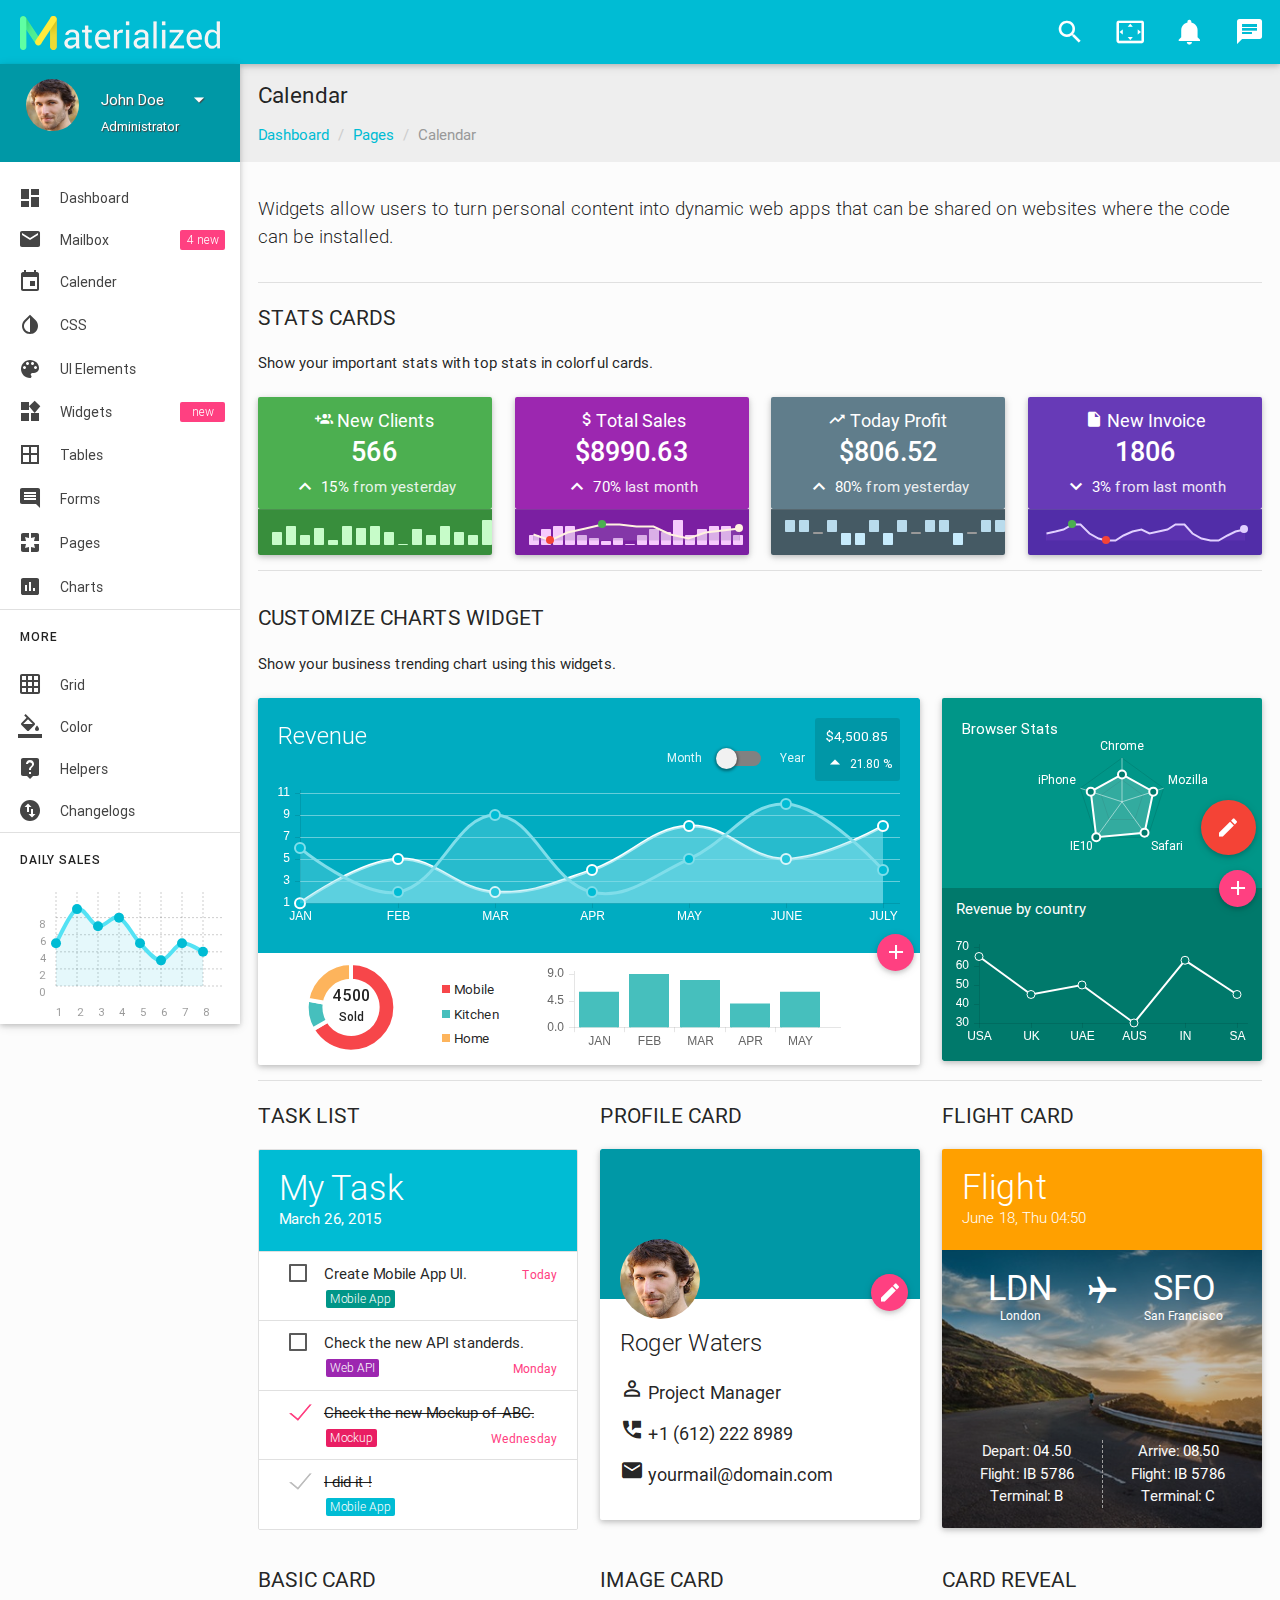
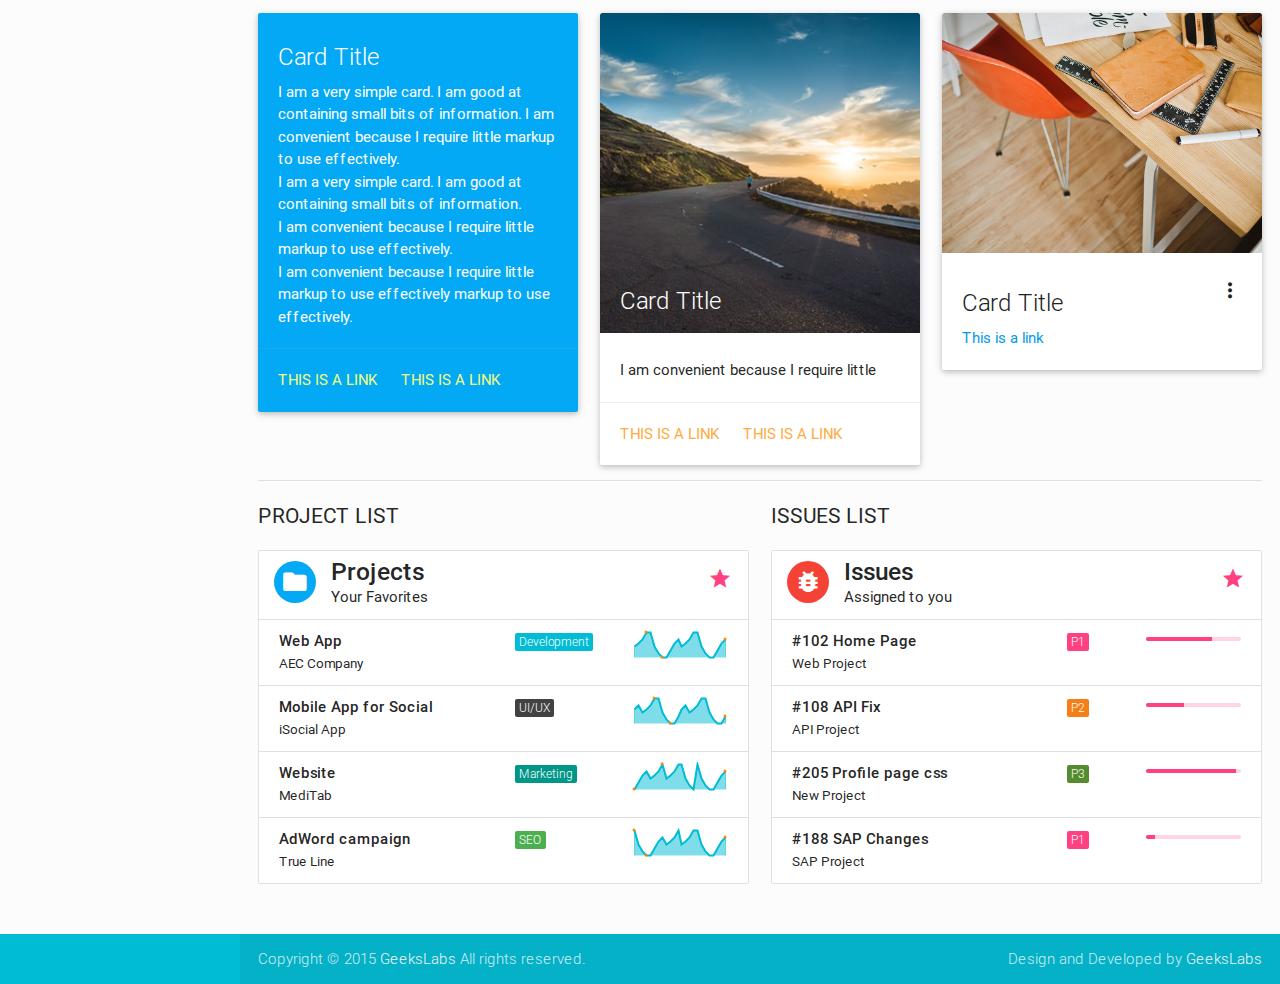
<file: frontend/app-widget.html>
<!DOCTYPE html>
<html lang="en">

<!--================================================================================
	Item Name: Materialize - Material Design Admin Template
	Version: 1.0
	Author: GeeksLabs
	Author URL: http://www.themeforest.net/user/geekslabs
================================================================================ -->

<head>
  <meta http-equiv="Content-Type" content="text/html; charset=UTF-8">
  <meta name="viewport" content="width=device-width, initial-scale=1, maximum-scale=1.0, user-scalable=no">
  <meta http-equiv="X-UA-Compatible" content="IE=edge">
  <meta name="msapplication-tap-highlight" content="no">
  <meta name="description" content="Materialize is a Material Design Admin Template,It's modern, responsive and based on Material Design by Google. ">
  <meta name="keywords" content="materialize, admin template, dashboard template, flat admin template, responsive admin template,">
  <title>Widget | Materialize - Material Design Admin Template</title>

  <!-- Favicons-->
  <link rel="icon" href="images/favicon/favicon-32x32.png" sizes="32x32">
  <!-- Favicons-->
  <link rel="apple-touch-icon-precomposed" href="images/favicon/apple-touch-icon-152x152.png">
  <!-- For iPhone -->
  <meta name="msapplication-TileColor" content="#00bcd4">
  <meta name="msapplication-TileImage" content="images/favicon/mstile-144x144.png">
  <!-- For Windows Phone -->


  <!-- CORE CSS-->
  
  <link href="css/materialize.css" type="text/css" rel="stylesheet" media="screen,projection">
  <link href="css/style.css" type="text/css" rel="stylesheet" media="screen,projection">


  <!-- INCLUDED PLUGIN CSS ON THIS PAGE -->
  <link href="css/prism.css" type="text/css" rel="stylesheet" media="screen,projection">
  <link href="js/plugins/perfect-scrollbar/perfect-scrollbar.css" type="text/css" rel="stylesheet" media="screen,projection">
  <link href="js/plugins/chartist-js/chartist.min.css" type="text/css" rel="stylesheet" media="screen,projection">


</head>

<body>
  <!-- Start Page Loading -->
    <div id="loader-wrapper">
        <div id="loader"></div>        
        <div class="loader-section section-left"></div>
        <div class="loader-section section-right"></div>
    </div>
    <!-- End Page Loading -->

  <!-- //////////////////////////////////////////////////////////////////////////// -->

  <!-- START HEADER -->
  <header id="header" class="page-topbar">
        <!-- start header nav-->
        <div class="navbar-fixed">
            <nav class="cyan">
                <div class="nav-wrapper">
                    <h1 class="logo-wrapper"><a href="index.html" class="brand-logo darken-1"><img src="images/materialize-logo.png" alt="materialize logo"></a> <span class="logo-text">Materialize</span></h1>
                    <ul class="right hide-on-med-and-down">
                        <li class="search-out">
                            <input type="text" class="search-out-text">
                        </li>
                        <li>    
                            <a href="javascript:void(0);" class="waves-effect waves-block waves-light show-search"><i class="mdi-action-search"></i></a>                              
                        </li>
                        <li><a href="javascript:void(0);" class="waves-effect waves-block waves-light toggle-fullscreen"><i class="mdi-action-settings-overscan"></i></a>
                        </li>
                        <li><a href="javascript:void(0);" class="waves-effect waves-block waves-light"><i class="mdi-social-notifications"></i></a>
                        </li>
                        <!-- Dropdown Trigger -->                        
                        <li><a href="#" data-activates="chat-out" class="waves-effect waves-block waves-light chat-collapse"><i class="mdi-communication-chat"></i></a>
                        </li>
                    </ul>
                </div>
            </nav>
        </div>
        <!-- end header nav-->
  </header>
  <!-- END HEADER -->

  <!-- //////////////////////////////////////////////////////////////////////////// -->

  <!-- START MAIN -->
  <div id="main">
    <!-- START WRAPPER -->
    <div class="wrapper">

      <!-- START LEFT SIDEBAR NAV-->
      <aside id="left-sidebar-nav">
        <ul id="slide-out" class="side-nav fixed leftside-navigation">
            <li class="user-details cyan darken-2">
                <div class="row">
                    <div class="col col s4 m4 l4">
                        <img src="images/avatar.jpg" alt="" class="circle responsive-img valign profile-image">
                    </div>
                    <div class="col col s8 m8 l8">
                        <ul id="profile-dropdown" class="dropdown-content">
                            <li><a href="#"><i class="mdi-action-face-unlock"></i> Profile</a>
                            </li>
                            <li><a href="#"><i class="mdi-action-settings"></i> Settings</a>
                            </li>
                            <li><a href="#"><i class="mdi-communication-live-help"></i> Help</a>
                            </li>
                            <li class="divider"></li>
                            <li><a href="#"><i class="mdi-action-lock-outline"></i> Lock</a>
                            </li>
                            <li><a href="#"><i class="mdi-hardware-keyboard-tab"></i> Logout</a>
                            </li>
                        </ul>
                        <a class="btn-flat dropdown-button waves-effect waves-light white-text profile-btn" href="#" data-activates="profile-dropdown">John Doe<i class="mdi-navigation-arrow-drop-down right"></i></a>
                        <p class="user-roal">Administrator</p>
                    </div>
                </div>
            </li>
            <li class="bold"><a href="index.html" class="waves-effect waves-cyan"><i class="mdi-action-dashboard"></i> Dashboard</a>
            </li>
            <li class="bold"><a href="app-email.html" class="waves-effect waves-cyan"><i class="mdi-communication-email"></i> Mailbox <span class="new badge">4</span></a>
            </li>
            <li class="bold"><a href="app-calendar.html" class="waves-effect waves-cyan"><i class="mdi-editor-insert-invitation"></i> Calender</a>
            </li>
            <li class="no-padding">
                <ul class="collapsible collapsible-accordion">
                    <li class="bold"><a class="collapsible-header waves-effect waves-cyan"><i class="mdi-action-invert-colors"></i> CSS</a>
                        <div class="collapsible-body">
                            <ul>
                                <li><a href="css-typography.html">Typography</a>
                                </li>                                        
                                <li><a href="css-icons.html">Icons</a>
                                </li>
                                <li><a href="css-shadow.html">Shadow</a>
                                </li>
                                <li><a href="css-media.html">Media</a>
                                </li>
                                <li><a href="css-sass.html">Sass</a>
                                </li>
                            </ul>
                        </div>
                    </li>
                    <li class="bold"><a class="collapsible-header  waves-effect waves-cyan"><i class="mdi-image-palette"></i> UI Elements</a>
                        <div class="collapsible-body">
                            <ul>
                                <li><a href="ui-buttons.html">Buttons</a>
                                </li>
                                <li><a href="ui-badges.html">Badges</a>
                                </li>
                                <li><a href="ui-cards.html">Cards</a>
                                </li>
                                <li><a href="ui-collections.html">Collections</a>
                                </li>
                                <li><a href="ui-accordions.html">Accordian</a>
                                </li>                                        
                                <li><a href="ui-navbar.html">Navbar</a>
                                </li>
                                <li><a href="ui-pagination.html">Pagination</a>
                                </li>
                                <li><a href="ui-preloader.html">Preloader</a>
                                </li>
                                <li><a href="ui-modals.html">Modals</a>
                                </li>
                                <li><a href="ui-media.html">Media</a>
                                </li>
                                <li><a href="ui-toasts.html">Toasts</a>
                                </li>
                                <li><a href="ui-tooltip.html">Tooltip</a>
                                </li>
                            </ul>
                        </div>
                    </li>
                    <li class="bold"><a href="app-widget.html" class="waves-effect waves-cyan"><i class="mdi-device-now-widgets"></i> Widgets <span class="new badge"></span></a>
                    </li>
                    <li class="bold"><a class="collapsible-header  waves-effect waves-cyan"><i class="mdi-editor-border-all"></i> Tables</a>
                        <div class="collapsible-body">
                            <ul>
                                <li><a href="table-basic.html">Basic Tables</a>
                                </li>
                                <li><a href="table-data.html">Data Tables</a>
                                </li>
                            </ul>
                        </div>
                    </li>
                    <li class="bold"><a class="collapsible-header  waves-effect waves-cyan"><i class="mdi-editor-insert-comment"></i> Forms</a>
                        <div class="collapsible-body">
                            <ul>
                                <li><a href="form-elements.html">Form Elements</a>
                                </li>
                                <li><a href="form-layouts.html">Form Layouts</a>
                                </li>
                            </ul>
                        </div>
                    </li>
                    <li class="bold"><a class="collapsible-header  waves-effect waves-cyan"><i class="mdi-social-pages"></i> Pages</a>
                        <div class="collapsible-body">
                            <ul>                                        
                                <li><a href="page-login.html">Login</a>
                                </li>
                                <li><a href="page-register.html">Register</a>
                                </li>
                                <li><a href="page-lock-screen.html">Lock Screen</a>
                                </li>
                                <li><a href="page-invoice.html">Invoice</a>
                                </li>
                                <li><a href="page-404.html">404</a>
                                </li>
                                <li><a href="page-500.html">500</a>
                                </li>
                                <li><a href="page-blank.html">Blank</a>
                                </li>
                            </ul>
                        </div>
                    </li>
                    <li class="bold"><a class="collapsible-header waves-effect waves-cyan"><i class="mdi-editor-insert-chart"></i> Charts</a>
                        <div class="collapsible-body">
                            <ul>
                                <li><a href="charts-chartjs.html">Chart JS</a>
                                </li>
                                <li><a href="charts-chartist.html">Chartist</a>
                                </li>
                                <li><a href="charts-morris.html">Morris Charts</a>
                                </li>
                                <li><a href="charts-xcharts.html">xCharts</a>
                                </li>
                                <li><a href="charts-flotcharts.html">Flot Charts</a>
                                </li>
                                <li><a href="charts-sparklines.html">Sparkline Charts</a>
                                </li>
                            </ul>
                        </div>
                    </li>
                </ul>
            </li>
            <li class="li-hover"><div class="divider"></div></li>
            <li class="li-hover"><p class="ultra-small margin more-text">MORE</p></li>
            <li><a href="css-grid.html"><i class="mdi-image-grid-on"></i> Grid</a>
            </li>
            <li><a href="css-color.html"><i class="mdi-editor-format-color-fill"></i> Color</a>
            </li>
            <li><a href="css-helpers.html"><i class="mdi-communication-live-help"></i> Helpers</a>
            </li>
            <li><a href="changelogs.html"><i class="mdi-action-swap-vert-circle"></i> Changelogs</a>
            </li>
            <li class="li-hover"><div class="divider"></div></li>
            <li class="li-hover"><p class="ultra-small margin more-text">Daily Sales</p></li>
            <li class="li-hover">
                <div class="row">
                    <div class="col s12 m12 l12">
                        <div class="sample-chart-wrapper">                            
                            <div class="ct-chart ct-golden-section" id="ct2-chart"></div>
                        </div>
                    </div>
                </div>
            </li>
        </ul>
        <a href="#" data-activates="slide-out" class="sidebar-collapse btn-floating btn-medium waves-effect waves-light hide-on-large-only darken-2"><i class="mdi-navigation-menu" ></i></a>
      </aside>
      <!-- END LEFT SIDEBAR NAV-->

      <!-- //////////////////////////////////////////////////////////////////////////// -->

      <!-- START CONTENT -->
      <section id="content">

        <!--breadcrumbs start-->
        <div id="breadcrumbs-wrapper" class=" grey lighten-3">
          <div class="container">
            <div class="row">
              <div class="col s12 m12 l12">
                <h5 class="breadcrumbs-title">Calendar</h5>
                <ol class="breadcrumb">
                  <li><a href="index.html">Dashboard</a>
                  </li>
                  <li><a href="#">Pages</a>
                  </li>
                  <li class="active">Calendar</li>
                </ol>
              </div>
            </div>
          </div>
        </div>
        <!--breadcrumbs end-->


        <!--start container-->
        <div class="container">
          <div class="section">

            <p class="caption">Widgets allow users to turn personal content into dynamic web apps that can be shared on websites where the code can be installed.</p>
            <div class="divider"></div>
            
            <!--card stats start-->
            <div id="card-stats" class="seaction">
              <h4 class="header">Stats Cards</h4>
              <p> Show your important stats with top stats in colorful cards.</p>
              <div class="row">
                            <div class="col s12 m6 l3">
                                <div class="card">
                                    <div class="card-content  green white-text">
                                        <p class="card-stats-title"><i class="mdi-social-group-add"></i> New Clients</p>
                                        <h4 class="card-stats-number">566</h4>
                                        <p class="card-stats-compare"><i class="mdi-hardware-keyboard-arrow-up"></i> 15% <span class="green-text text-lighten-5">from yesterday</span>
                                        </p>
                                    </div>
                                    <div class="card-action  green darken-2">
                                        <div id="clients-bar"></div>
                                    </div>
                                </div>
                            </div>
                            <div class="col s12 m6 l3">
                                <div class="card">
                                    <div class="card-content purple white-text">
                                        <p class="card-stats-title"><i class="mdi-editor-attach-money"></i>Total Sales</p>
                                        <h4 class="card-stats-number">$8990.63</h4>
                                        <p class="card-stats-compare"><i class="mdi-hardware-keyboard-arrow-up"></i> 70% <span class="purple-text text-lighten-5">last month</span>
                                        </p>
                                    </div>
                                    <div class="card-action purple darken-2">
                                        <div id="sales-compositebar"></div>

                                    </div>
                                </div>
                            </div>                            
                            <div class="col s12 m6 l3">
                                <div class="card">
                                    <div class="card-content blue-grey white-text">
                                        <p class="card-stats-title"><i class="mdi-action-trending-up"></i> Today Profit</p>
                                        <h4 class="card-stats-number">$806.52</h4>
                                        <p class="card-stats-compare"><i class="mdi-hardware-keyboard-arrow-up"></i> 80% <span class="blue-grey-text text-lighten-5">from yesterday</span>
                                        </p>
                                    </div>
                                    <div class="card-action blue-grey darken-2">
                                        <div id="profit-tristate"></div>
                                    </div>
                                </div>
                            </div>
                            <div class="col s12 m6 l3">
                                <div class="card">
                                    <div class="card-content deep-purple white-text">
                                        <p class="card-stats-title"><i class="mdi-editor-insert-drive-file"></i> New Invoice</p>
                                        <h4 class="card-stats-number">1806</h4>
                                        <p class="card-stats-compare"><i class="mdi-hardware-keyboard-arrow-down"></i> 3% <span class="deep-purple-text text-lighten-5">from last month</span>
                                        </p>
                                    </div>
                                    <div class="card-action  deep-purple darken-2">
                                        <div id="invoice-line"></div>
                                    </div>
                                </div>
                            </div>                            
                        </div>
            </div>
            <!--card stats end-->

            <!-- //////////////////////////////////////////////////////////////////////////// -->
            <div class="divider"></div>
            <!--chart dashboard start-->
            <div id="chart-dashboard" class="seaction">
              <h4 class="header">Customize Charts Widget</h4>
              <p>Show your business trending chart using this widgets.</p>
              <div class="row">
                <div class="col s12 m8 l8">
                    <div class="card">
                        <div class="card-move-up waves-effect waves-block waves-light">
                            <div class="move-up cyan darken-1">
                                <div>
                                    <span class="chart-title white-text">Revenue</span>
                                    <div class="chart-revenue cyan darken-2 white-text">
                                        <p class="chart-revenue-total">$4,500.85</p>
                                        <p class="chart-revenue-per"><i class="mdi-navigation-arrow-drop-up"></i> 21.80 %</p>
                                    </div>
                                    <div class="switch chart-revenue-switch right">
                                        <label class="cyan-text text-lighten-5">
                                          Month
                                          <input type="checkbox">
                                          <span class="lever"></span> Year
                                        </label>
                                    </div>
                                </div>
                                <div class="trending-line-chart-wrapper">
                                    <canvas id="trending-line-chart" height="70"></canvas>
                                </div>
                            </div>
                        </div>
                        <div class="card-content">
                            <a class="btn-floating btn-move-up waves-effect waves-light darken-2 right"><i class="mdi-content-add activator"></i></a>
                            <div class="col s12 m3 l3">
                                <div id="doughnut-chart-wrapper">
                                    <canvas id="doughnut-chart" height="200"></canvas>
                                    <div class="doughnut-chart-status">4500
                                        <p class="ultra-small center-align">Sold</p>
                                    </div>
                                </div>
                            </div>
                            <div class="col s12 m2 l2">
                                <ul class="doughnut-chart-legend">
                                    <li class="mobile ultra-small"><span class="legend-color"></span>Mobile</li>
                                    <li class="kitchen ultra-small"><span class="legend-color"></span> Kitchen</li>
                                    <li class="home ultra-small"><span class="legend-color"></span> Home</li>
                                </ul>
                            </div>
                            <div class="col s12 m5 l6">
                                <div class="trending-bar-chart-wrapper">
                                    <canvas id="trending-bar-chart" height="90"></canvas>                                                
                                </div>
                            </div>
                        </div>

                        <div class="card-reveal">
                            <span class="card-title grey-text text-darken-4">Revenue by Month <i class="mdi-navigation-close right"></i></span>
                            <table class="responsive-table">
                                <thead>
                                    <tr>
                                        <th data-field="id">ID</th>
                                        <th data-field="month">Month</th>
                                        <th data-field="item-sold">Item Sold</th>
                                        <th data-field="item-price">Item Price</th>
                                        <th data-field="total-profit">Total Profit</th>
                                    </tr>
                                </thead>
                                <tbody>
                                    <tr>
                                        <td>1</td>
                                        <td>January</td>
                                        <td>122</td>
                                        <td>100</td>
                                        <td>$122,00.00</td>
                                    </tr>
                                    <tr>
                                        <td>2</td>
                                        <td>February</td>
                                        <td>122</td>
                                        <td>100</td>
                                        <td>$122,00.00</td>
                                    </tr>
                                    <tr>
                                        <td>3</td>
                                        <td>March</td>
                                        <td>122</td>
                                        <td>100</td>
                                        <td>$122,00.00</td>
                                    </tr>
                                    <tr>
                                        <td>4</td>
                                        <td>April</td>
                                        <td>122</td>
                                        <td>100</td>
                                        <td>$122,00.00</td>
                                    </tr>
                                    <tr>
                                        <td>5</td>
                                        <td>May</td>
                                        <td>122</td>
                                        <td>100</td>
                                        <td>$122,00.00</td>
                                    </tr>
                                    <tr>
                                        <td>6</td>
                                        <td>June</td>
                                        <td>122</td>
                                        <td>100</td>
                                        <td>$122,00.00</td>
                                    </tr>
                                    <tr>
                                        <td>7</td>
                                        <td>July</td>
                                        <td>122</td>
                                        <td>100</td>
                                        <td>$122,00.00</td>
                                    </tr>
                                    <tr>
                                        <td>8</td>
                                        <td>August</td>
                                        <td>122</td>
                                        <td>100</td>
                                        <td>$122,00.00</td>
                                    </tr>
                                    <tr>
                                        <td>9</td>
                                        <td>Septmber</td>
                                        <td>122</td>
                                        <td>100</td>
                                        <td>$122,00.00</td>
                                    </tr>
                                    <tr>
                                        <td>10</td>
                                        <td>Octomber</td>
                                        <td>122</td>
                                        <td>100</td>
                                        <td>$122,00.00</td>
                                    </tr>
                                    <tr>
                                        <td>11</td>
                                        <td>November</td>
                                        <td>122</td>
                                        <td>100</td>
                                        <td>$122,00.00</td>
                                    </tr>
                                    <tr>
                                        <td>12</td>
                                        <td>December</td>
                                        <td>122</td>
                                        <td>100</td>
                                        <td>$122,00.00</td>
                                    </tr>
                                </tbody>
                            </table>
                        </div>
                    </div>
                </div>

                <div class="col s12 m4 l4">
                                <div class="card">
                                    <div class="card-move-up teal waves-effect waves-block waves-light">
                                        <div class="move-up">
                                            <p class="margin white-text">Browser Stats</p>
                                            <canvas id="trending-radar-chart" height="114"></canvas>
                                        </div>
                                    </div>
                                    <div class="card-content  teal darken-2">
                                        <a class="btn-floating btn-move-up waves-effect waves-light darken-2 right"><i class="mdi-content-add activator"></i></a>
                                        <div class="line-chart-wrapper">
                                            <p class="margin white-text">Revenue by country</p>
                                            <canvas id="line-chart" height="114"></canvas>
                                        </div>
                                    </div>
                                    <div class="card-reveal">
                                        <span class="card-title grey-text text-darken-4">Revenue by country <i class="mdi-navigation-close right"></i></span>
                                        <table class="responsive-table">
                                            <thead>
                                                <tr>
                                                    <th data-field="country-name">Country Name</th>
                                                    <th data-field="item-sold">Item Sold</th>
                                                    <th data-field="total-profit">Total Profit</th>
                                                </tr>
                                            </thead>
                                            <tbody>
                                                <tr>
                                                    <td>USA</td>
                                                    <td>65</td>
                                                    <td>$452.55</td>
                                                </tr>
                                                <tr>
                                                    <td>UK</td>
                                                    <td>76</td>
                                                    <td>$452.55</td>
                                                </tr>
                                                <tr>
                                                    <td>Canada</td>
                                                    <td>65</td>
                                                    <td>$452.55</td>
                                                </tr>
                                                <tr>
                                                    <td>Brazil</td>
                                                    <td>76</td>
                                                    <td>$452.55</td>
                                                </tr>
                                                <tr>

                                                    <td>India</td>
                                                    <td>65</td>
                                                    <td>$452.55</td>
                                                </tr>
                                                <tr>
                                                    <td>France</td>
                                                    <td>76</td>
                                                    <td>$452.55</td>
                                                </tr>
                                                <tr>
                                                    <td>Austrelia</td>
                                                    <td>65</td>
                                                    <td>$452.55</td>
                                                </tr>
                                                <tr>
                                                    <td>Russia</td>
                                                    <td>76</td>
                                                    <td>$452.55</td>
                                                </tr>
                                            </tbody>
                                        </table>
                                    </div>
                                </div>
                            </div>
              </div>
            </div>
            <!--chart dashboard end-->

            <!-- //////////////////////////////////////////////////////////////////////////// -->
            <div class="divider"></div>
            <!--card widgets start-->
            <div id="card-widgets" class="seaction">
              <div class="row">

                <div class="col s12 m4 l4">
                  <h4 class="header">Task List</h4>
                  <ul id="task-card" class="collection with-header">
                    <li class="collection-header cyan">
                      <h4 class="task-card-title">My Task</h4>
                      <p class="task-card-date">March 26, 2015</p>
                    </li>
                    <li class="collection-item dismissable">
                      <input type="checkbox" id="task1" />
                      <label for="task1">Create Mobile App UI. <a href="#" class="secondary-content"><span class="ultra-small">Today</span></a>
                      </label>
                      <span class="task-cat teal">Mobile App</span>
                    </li>
                    <li class="collection-item dismissable">
                      <input type="checkbox" id="task2" />
                      <label for="task2">Check the new API standerds. <a href="#" class="secondary-content"><span class="ultra-small">Monday</span></a>
                      </label>
                      <span class="task-cat purple">Web API</span>
                    </li>
                    <li class="collection-item dismissable">
                      <input type="checkbox" id="task3" checked="checked" />
                      <label for="task3">Check the new Mockup of ABC. <a href="#" class="secondary-content"><span class="ultra-small">Wednesday</span></a>
                      </label>
                      <span class="task-cat pink">Mockup</span>
                    </li>
                    <li class="collection-item dismissable">
                      <input type="checkbox" id="task4" checked="checked" disabled="disabled" />
                      <label for="task4">I did it !</label>
                      <span class="task-cat cyan">Mobile App</span>
                    </li>
                  </ul>
                </div>

                <div class="col s12 m4 l4">
                  <h4 class="header">Profile Card</h4>
                  <div id="profile-card" class="card">
                    <div class="card-image waves-effect waves-block waves-light">
                      <img class="activator" src="images/user-bg.jpg" alt="user bg">
                    </div>
                    <div class="card-content">
                      <img src="images/avatar.jpg" alt="" class="circle responsive-img activator card-profile-image">
                      <a class="btn-floating activator btn-move-up waves-effect waves-light darken-2 right">
                        <i class="mdi-editor-mode-edit"></i>
                      </a>

                      <span class="card-title activator grey-text text-darken-4">Roger Waters</span>
                      <p><i class="mdi-action-perm-identity"></i> Project Manager</p>
                      <p><i class="mdi-action-perm-phone-msg"></i> +1 (612) 222 8989</p>
                      <p><i class="mdi-communication-email"></i> yourmail@domain.com</p>

                    </div>
                    <div class="card-reveal">
                      <span class="card-title grey-text text-darken-4">Roger Waters <i class="mdi-navigation-close right"></i></span>
                      <p>Here is some more information about this card.</p>
                      <p><i class="mdi-action-perm-identity"></i> Project Manager</p>
                      <p><i class="mdi-action-perm-phone-msg"></i> +1 (612) 222 8989</p>
                      <p><i class="mdi-communication-email"></i> yourmail@domain.com</p>
                      <p><i class="mdi-social-cake"></i> 18th June 1990
                        <p>
                          <p><i class="mdi-device-airplanemode-on"></i> BAR - AUS
                            <p>
                    </div>
                  </div>
                </div>

                <div class="col s12 m12 l4">
                  <h4 class="header">Flight Card</h4>
                  <div id="flight-card" class="card">
                    <div class="card-header amber darken-2">
                      <div class="card-title">
                        <h4 class="flight-card-title">Flight</h4>
                        <p class="flight-card-date">June 18, Thu 04:50</p>
                      </div>
                    </div>
                    <div class="card-content-bg white-text">
                      <div class="card-content">
                        <div class="row flight-state-wrapper">
                          <div class="col s5 m5 l5 center-align">
                            <div class="flight-state">
                              <h4 class="margin">LDN</h4>
                              <p class="ultra-small">London</p>
                            </div>
                          </div>
                          <div class="col s2 m2 l2 center-align">
                            <i class="mdi-device-airplanemode-on flight-icon"></i>
                          </div>
                          <div class="col s5 m5 l5 center-align">
                            <div class="flight-state">
                              <h4 class="margin">SFO</h4>
                              <p class="ultra-small">San Francisco</p>
                            </div>
                          </div>
                        </div>
                        <div class="row">
                          <div class="col s6 m6 l6 center-align">
                            <div class="flight-info">
                              <p class="small"><span class="grey-text text-lighten-4">Depart:</span> 04.50</p>
                              <p class="small"><span class="grey-text text-lighten-4">Flight:</span> IB 5786</p>
                              <p class="small"><span class="grey-text text-lighten-4">Terminal:</span> B</p>
                            </div>
                          </div>
                          <div class="col s6 m6 l6 center-align flight-state-two">
                            <div class="flight-info">
                              <p class="small"><span class="grey-text text-lighten-4">Arrive:</span> 08.50</p>
                              <p class="small"><span class="grey-text text-lighten-4">Flight:</span> IB 5786</p>
                              <p class="small"><span class="grey-text text-lighten-4">Terminal:</span> C</p>
                            </div>
                          </div>
                        </div>
                      </div>
                    </div>
                  </div>
                </div>

              </div>
              
              <div class="row">
                <div class="col s12 m4 l4">
                  <h4 class="header">Basic Card</h4>
                  <div class="card  light-blue">
                      <div class="card-content white-text">
                        <span class="card-title">Card Title</span>
                        <p>I am a very simple card. I am good at containing small bits of information. I am convenient because I require little markup to use effectively.</p>
                        <p>I am a very simple card. I am good at containing small bits of information.</p>
                        <p>I am convenient because I require little markup to use effectively.</p>
                        <p>I am convenient because I require little markup to use effectively markup to use effectively.</p>
                      </div>
                      <div class="card-action">
                        <a href="#" class="lime-text text-accent-1">This is a link</a>
                        <a href="#" class="lime-text text-accent-1">This is a link</a>
                      </div>
                    </div>
                </div>
                
                <div class="col s12 m4 l4">
                  <h4 class="header">Image Card</h4>
                  <div class="card">
                      <div class="card-image">
                        <img src="images/sample-1.jpg" alt="sample image">

                        <span class="card-title">Card Title</span>
                      </div>
                      <div class="card-content">
                         <p>I am convenient because I require little</p>
                      </div>
                      <div class="card-action">
                        <a href="#">This is a link</a>
                        <a href="#">This is a link</a>
                      </div>
                    </div>
                </div>
                
                <div class="col s12 m4 l4">
                  <h4 class="header">Card Reveal</h4>
                  <div class="card">
                      <div class="card-image waves-effect waves-block waves-light">
                        <img class="activator" src="images/office.jpg" alt="office">
                      </div>
                      <div class="card-content">
                        <span class="card-title activator grey-text text-darken-4">Card Title <i class="mdi-navigation-more-vert right"></i></span>
                        <p><a href="#">This is a link</a>
                        </p>
                      </div>
                      <div class="card-reveal">
                        <span class="card-title grey-text text-darken-4">Card Title <i class="mdi-navigation-close right"></i></span>
                        <p>Here is some more information about this product that is only revealed once clicked on.</p>
                      </div>
                    </div>
                </div>
              </div>
            </div>
            <!--card widgets end-->

            <!-- //////////////////////////////////////////////////////////////////////////// -->
            <div class="divider"></div>
            <!--work collections start-->
            <div id="work-collections" class="seaction">
              
              <div class="row">
                <div class="col s12 m12 l6">
                  <h4 class="header">Project List</h4>
                  <ul id="projects-collection" class="collection">
                    <li class="collection-item avatar">
                      <i class="mdi-file-folder circle light-blue"></i>
                      <span class="collection-header">Projects</span>
                      <p>Your Favorites</p>
                      <a href="#" class="secondary-content"><i class="mdi-action-grade"></i></a>
                    </li>
                    <li class="collection-item">
                      <div class="row">
                        <div class="col s6">
                          <p class="collections-title">Web App</p>
                          <p class="collections-content">AEC Company</p>
                        </div>
                        <div class="col s3">
                          <span class="task-cat cyan">Development</span>
                        </div>
                        <div class="col s3">
                          <div id="project-line-1"></div>
                        </div>
                      </div>
                    </li>
                    <li class="collection-item">
                      <div class="row">
                        <div class="col s6">
                          <p class="collections-title">Mobile App for Social</p>
                          <p class="collections-content">iSocial App</p>
                        </div>
                        <div class="col s3">
                          <span class="task-cat grey darken-3">UI/UX</span>
                        </div>
                        <div class="col s3">
                          <div id="project-line-2"></div>
                        </div>
                      </div>
                    </li>
                    <li class="collection-item">
                      <div class="row">
                        <div class="col s6">
                          <p class="collections-title">Website</p>
                          <p class="collections-content">MediTab</p>
                        </div>
                        <div class="col s3">
                          <span class="task-cat teal">Marketing</span>
                        </div>
                        <div class="col s3">
                          <div id="project-line-3"></div>
                        </div>
                      </div>
                    </li>
                    <li class="collection-item">
                      <div class="row">
                        <div class="col s6">
                          <p class="collections-title">AdWord campaign</p>
                          <p class="collections-content">True Line</p>
                        </div>
                        <div class="col s3">
                          <span class="task-cat green">SEO</span>
                        </div>
                        <div class="col s3">
                          <div id="project-line-4"></div>
                        </div>
                      </div>
                    </li>
                  </ul>
                </div>
                <div class="col s12 m12 l6">
                    <h4 class="header">Issues List</h4>
                    <ul id="issues-collection" class="collection">
                                    <li class="collection-item avatar">
                                        <i class="mdi-action-bug-report red circle"></i>
                                        <span class="collection-header">Issues</span>
                                        <p>Assigned to you</p>
                                        <a href="#" class="secondary-content"><i class="mdi-action-grade"></i></a>
                                    </li>
                                    <li class="collection-item">
                                        <div class="row">
                                            <div class="col s7">
                                                <p class="collections-title"><strong>#102</strong> Home Page</p>
                                                <p class="collections-content">Web Project</p>
                                            </div>
                                            <div class="col s2">
                                                <span class="task-cat pink accent-2">P1</span>
                                            </div>
                                            <div class="col s3">
                                                <div class="progress">
                                                     <div class="determinate" style="width: 70%"></div>   
                                                </div>                                                
                                            </div>
                                        </div>
                                    </li>
                                    <li class="collection-item">
                                        <div class="row">
                                            <div class="col s7">
                                                <p class="collections-title"><strong>#108</strong> API Fix</p>
                                                <p class="collections-content">API Project </p>
                                            </div>
                                            <div class="col s2">
                                                <span class="task-cat yellow darken-4">P2</span>
                                            </div>
                                            <div class="col s3">
                                                <div class="progress">
                                                    <div class="determinate" style="width: 40%"></div>   
                                                </div>                                                
                                            </div>
                                        </div>
                                    </li>
                                    <li class="collection-item">
                                        <div class="row">
                                            <div class="col s7">
                                                <p class="collections-title"><strong>#205</strong> Profile page css</p>
                                                <p class="collections-content">New Project </p>
                                            </div>
                                            <div class="col s2">                                                
                                                <span class="task-cat light-green darken-3">P3</span>
                                            </div>
                                            <div class="col s3">
                                                <div class="progress">
                                                    <div class="determinate" style="width: 95%"></div>   
                                                </div>                                                
                                            </div>
                                        </div>
                                    </li>
                                    <li class="collection-item">
                                        <div class="row">
                                            <div class="col s7">
                                                <p class="collections-title"><strong>#188</strong> SAP Changes</p>
                                                <p class="collections-content">SAP Project</p>
                                            </div>
                                            <div class="col s2">
                                                <span class="task-cat pink accent-2">P1</span>
                                            </div>
                                            <div class="col s3">
                                                <div class="progress">
                                                     <div class="determinate" style="width: 10%"></div>   
                                                </div>                                                
                                            </div>
                                        </div>
                                    </li>
                                </ul>
                </div>
              </div>
              <!-- Floating Action Button -->
            <div class="fixed-action-btn" style="bottom: 45px; right: 24px;">
                <a class="btn-floating btn-large red">
                  <i class="large mdi-editor-mode-edit"></i>
                </a>
                <ul>
                  <li><a href="css-helpers.html" class="btn-floating red"><i class="large mdi-communication-live-help"></i></a></li>
                  <li><a href="app-widget.html" class="btn-floating yellow darken-1"><i class="large mdi-device-now-widgets"></i></a></li>
                  <li><a href="app-calendar.html" class="btn-floating green"><i class="large mdi-editor-insert-invitation"></i></a></li>
                  <li><a href="app-email.html" class="btn-floating blue"><i class="large mdi-communication-email"></i></a></li>
                </ul>
            </div>
            <!-- Floating Action Button -->
            </div>
            <!--work collections end-->

          </div>
        </div>
        <!--end container-->

      </section>
      <!-- END CONTENT -->

      <!-- //////////////////////////////////////////////////////////////////////////// -->
      <!-- START RIGHT SIDEBAR NAV-->
      <aside id="right-sidebar-nav">
        <ul id="chat-out" class="side-nav rightside-navigation">
            <li class="li-hover">
            <a href="#" data-activates="chat-out" class="chat-close-collapse right"><i class="mdi-navigation-close"></i></a>
            <div id="right-search" class="row">
                <form class="col s12">
                    <div class="input-field">
                        <i class="mdi-action-search prefix"></i>
                        <input id="icon_prefix" type="text" class="validate">
                        <label for="icon_prefix">Search</label>
                    </div>
                </form>
            </div>
            </li>
            <li class="li-hover">
                <ul class="chat-collapsible" data-collapsible="expandable">
                <li>
                    <div class="collapsible-header teal white-text active"><i class="mdi-social-whatshot"></i>Recent Activity</div>
                    <div class="collapsible-body recent-activity">
                        <div class="recent-activity-list chat-out-list row">
                            <div class="col s3 recent-activity-list-icon"><i class="mdi-action-add-shopping-cart"></i>
                            </div>
                            <div class="col s9 recent-activity-list-text">
                                <a href="#">just now</a>
                                <p>Jim Doe Purchased new equipments for zonal office.</p>
                            </div>
                        </div>
                        <div class="recent-activity-list chat-out-list row">
                            <div class="col s3 recent-activity-list-icon"><i class="mdi-device-airplanemode-on"></i>
                            </div>
                            <div class="col s9 recent-activity-list-text">
                                <a href="#">Yesterday</a>
                                <p>Your Next flight for USA will be on 15th August 2015.</p>
                            </div>
                        </div>
                        <div class="recent-activity-list chat-out-list row">
                            <div class="col s3 recent-activity-list-icon"><i class="mdi-action-settings-voice"></i>
                            </div>
                            <div class="col s9 recent-activity-list-text">
                                <a href="#">5 Days Ago</a>
                                <p>Natalya Parker Send you a voice mail for next conference.</p>
                            </div>
                        </div>
                        <div class="recent-activity-list chat-out-list row">
                            <div class="col s3 recent-activity-list-icon"><i class="mdi-action-store"></i>
                            </div>
                            <div class="col s9 recent-activity-list-text">
                                <a href="#">Last Week</a>
                                <p>Jessy Jay open a new store at S.G Road.</p>
                            </div>
                        </div>
                        <div class="recent-activity-list chat-out-list row">
                            <div class="col s3 recent-activity-list-icon"><i class="mdi-action-settings-voice"></i>
                            </div>
                            <div class="col s9 recent-activity-list-text">
                                <a href="#">5 Days Ago</a>
                                <p>Natalya Parker Send you a voice mail for next conference.</p>
                            </div>
                        </div>
                    </div>
                </li>
                <li>
                    <div class="collapsible-header light-blue white-text active"><i class="mdi-editor-attach-money"></i>Sales Repoart</div>
                    <div class="collapsible-body sales-repoart">
                        <div class="sales-repoart-list  chat-out-list row">
                            <div class="col s8">Target Salse</div>
                            <div class="col s4"><span id="sales-line-1"></span>
                            </div>
                        </div>
                        <div class="sales-repoart-list chat-out-list row">
                            <div class="col s8">Payment Due</div>
                            <div class="col s4"><span id="sales-bar-1"></span>
                            </div>
                        </div>
                        <div class="sales-repoart-list chat-out-list row">
                            <div class="col s8">Total Delivery</div>
                            <div class="col s4"><span id="sales-line-2"></span>
                            </div>
                        </div>
                        <div class="sales-repoart-list chat-out-list row">
                            <div class="col s8">Total Progress</div>
                            <div class="col s4"><span id="sales-bar-2"></span>
                            </div>
                        </div>
                    </div>
                </li>
                <li>
                    <div class="collapsible-header red white-text"><i class="mdi-action-stars"></i>Favorite Associates</div>
                    <div class="collapsible-body favorite-associates">
                        <div class="favorite-associate-list chat-out-list row">
                            <div class="col s4"><img src="images/avatar.jpg" alt="" class="circle responsive-img online-user valign profile-image">
                            </div>
                            <div class="col s8">
                                <p>Eileen Sideways</p>
                                <p class="place">Los Angeles, CA</p>
                            </div>
                        </div>
                        <div class="favorite-associate-list chat-out-list row">
                            <div class="col s4"><img src="images/avatar.jpg" alt="" class="circle responsive-img online-user valign profile-image">
                            </div>
                            <div class="col s8">
                                <p>Zaham Sindil</p>
                                <p class="place">San Francisco, CA</p>
                            </div>
                        </div>
                        <div class="favorite-associate-list chat-out-list row">
                            <div class="col s4"><img src="images/avatar.jpg" alt="" class="circle responsive-img offline-user valign profile-image">
                            </div>
                            <div class="col s8">
                                <p>Renov Leongal</p>
                                <p class="place">Cebu City, Philippines</p>
                            </div>
                        </div>
                        <div class="favorite-associate-list chat-out-list row">
                            <div class="col s4"><img src="images/avatar.jpg" alt="" class="circle responsive-img online-user valign profile-image">
                            </div>
                            <div class="col s8">
                                <p>Weno Carasbong</p>
                                <p>Tokyo, Japan</p>
                            </div>
                        </div>
                        <div class="favorite-associate-list chat-out-list row">
                            <div class="col s4"><img src="images/avatar.jpg" alt="" class="circle responsive-img offline-user valign profile-image">
                            </div>
                            <div class="col s8">
                                <p>Nusja Nawancali</p>
                                <p class="place">Bangkok, Thailand</p>
                            </div>
                        </div>
                    </div>
                </li>
                </ul>
            </li>
        </ul>
      </aside>
      <!-- LEFT RIGHT SIDEBAR NAV-->

    </div>
    <!-- END WRAPPER -->

  </div>
  <!-- END MAIN -->



  <!-- //////////////////////////////////////////////////////////////////////////// -->

  <!-- START FOOTER -->
  <footer class="page-footer">
    <div class="footer-copyright">
      <div class="container">
        <span>Copyright © 2015 <a class="grey-text text-lighten-4" href="http://themeforest.net/user/geekslabs/portfolio?ref=geekslabs" target="_blank">GeeksLabs</a> All rights reserved.</span>
        <span class="right"> Design and Developed by <a class="grey-text text-lighten-4" href="http://geekslabs.com/">GeeksLabs</a></span>
        </div>
    </div>
  </footer>
  <!-- END FOOTER -->



    <!-- ================================================
    Scripts
    ================================================ -->
    
    <!-- jQuery Library -->
    <script type="text/javascript" src="js/jquery-1.11.2.min.js"></script>    
    <!--materialize js-->
    <script type="text/javascript" src="js/materialize.js"></script>
    <!--prism-->
    <script type="text/javascript" src="js/prism.js"></script>
    <!--scrollbar-->
    <script type="text/javascript" src="js/plugins/perfect-scrollbar/perfect-scrollbar.min.js"></script>
    
    <!-- chartjs -->
    <script type="text/javascript" src="js/plugins/chartjs/chart.min.js"></script>
    <script type="text/javascript" src="js/plugins/chartjs/chart-script.js"></script>

    <!-- sparkline -->
    <script type="text/javascript" src="js/plugins/sparkline/jquery.sparkline.min.js"></script>
    <script type="text/javascript" src="js/plugins/sparkline/sparkline-script.js"></script>

    <!-- chartist -->
    <script type="text/javascript" src="js/plugins/chartist-js/chartist.min.js"></script>   
    
    <!--plugins.js - Some Specific JS codes for Plugin Settings-->
    <script type="text/javascript" src="js/plugins.js"></script>

    

    
</body>

</html>
</file>
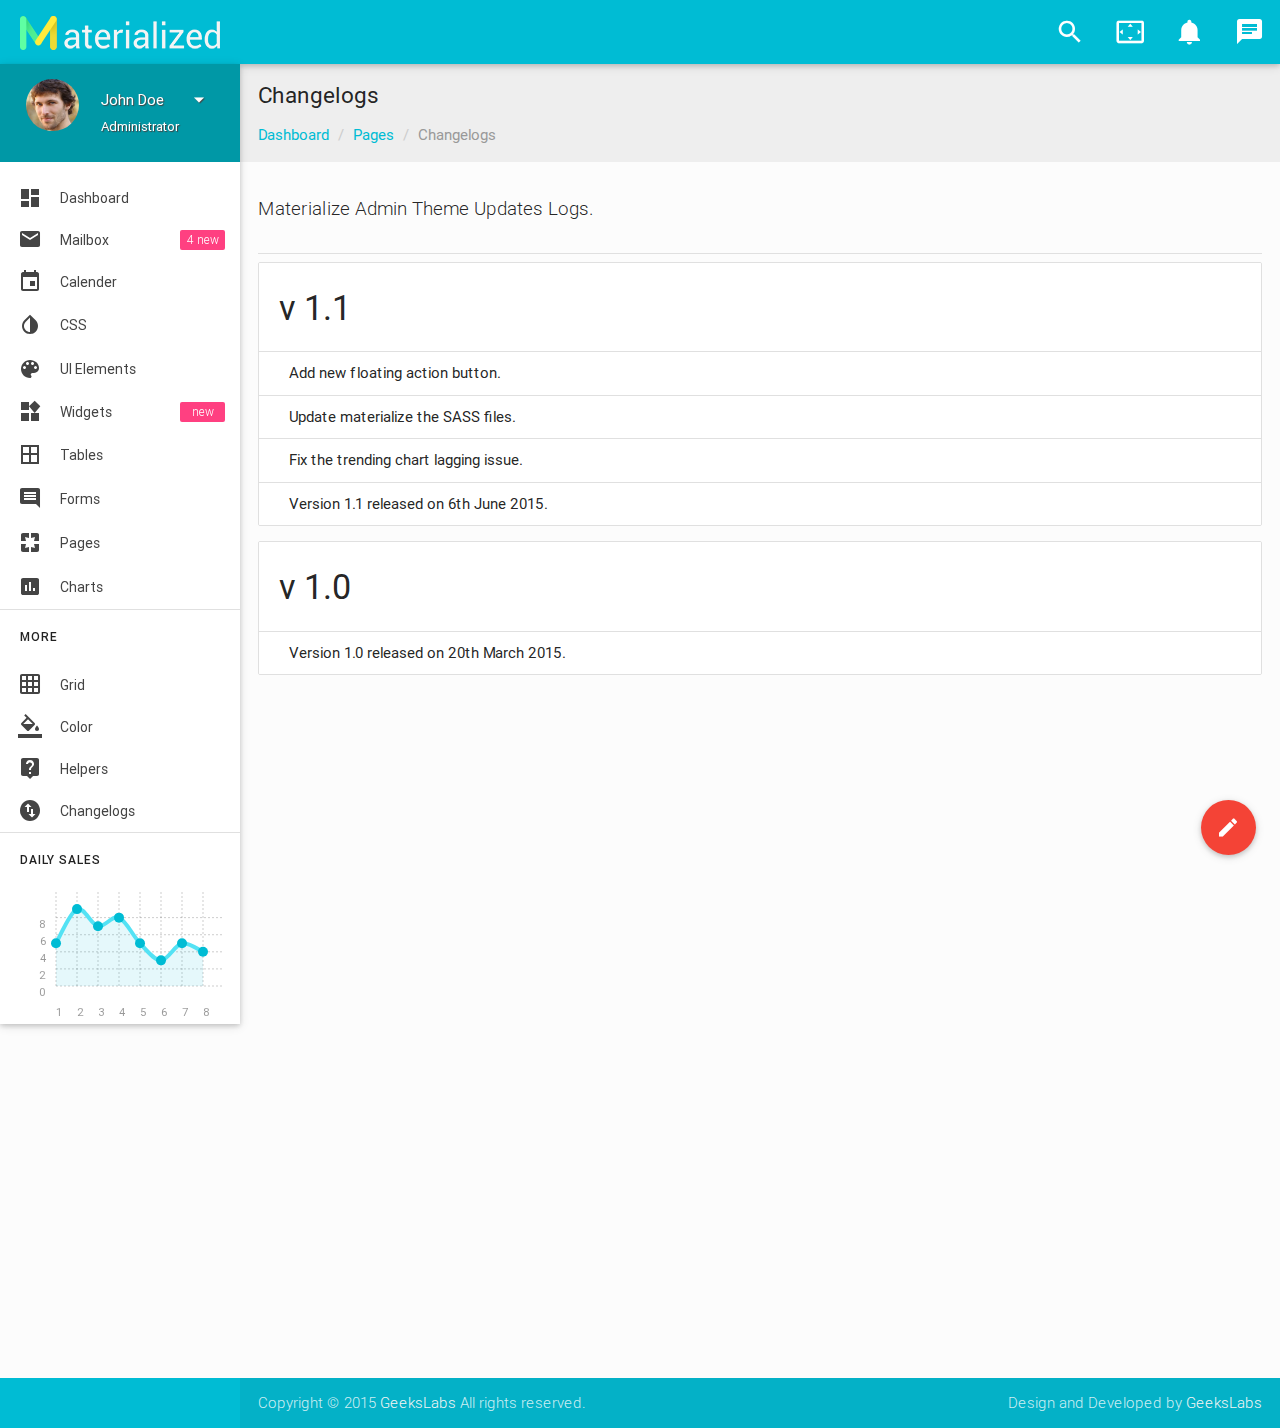
<file: frontend/changelogs.html>
<!DOCTYPE html>
<html lang="en">

<!--================================================================================
	Item Name: Materialize - Material Design Admin Template
	Version: 1.0
	Author: GeeksLabs
	Author URL: http://www.themeforest.net/user/geekslabs
================================================================================ -->

<head>
  <meta http-equiv="Content-Type" content="text/html; charset=UTF-8">
  <meta name="viewport" content="width=device-width, initial-scale=1, maximum-scale=1.0, user-scalable=no">
  <meta http-equiv="X-UA-Compatible" content="IE=edge">
  <meta name="msapplication-tap-highlight" content="no">
  <meta name="description" content="Materialize is a Material Design Admin Template,It's modern, responsive and based on Material Design by Google. ">
  <meta name="keywords" content="materialize, admin template, dashboard template, flat admin template, responsive admin template,">
  <title>Changelogs | Materialize - Material Design Admin Template</title>

  <!-- Favicons-->
  <link rel="icon" href="images/favicon/favicon-32x32.png" sizes="32x32">
  <!-- Favicons-->
  <link rel="apple-touch-icon-precomposed" href="images/favicon/apple-touch-icon-152x152.png">
  <!-- For iPhone -->
  <meta name="msapplication-TileColor" content="#00bcd4">
  <meta name="msapplication-TileImage" content="images/favicon/mstile-144x144.png">
  <!-- For Windows Phone -->


  <!-- CORE CSS-->
  
  <link href="css/materialize.css" type="text/css" rel="stylesheet" media="screen,projection">
  <link href="css/style.css" type="text/css" rel="stylesheet" media="screen,projection">


  <!-- INCLUDED PLUGIN CSS ON THIS PAGE -->
  <link href="css/prism.css" type="text/css" rel="stylesheet" media="screen,projection">
  <link href="js/plugins/perfect-scrollbar/perfect-scrollbar.css" type="text/css" rel="stylesheet" media="screen,projection">
  <link href="js/plugins/chartist-js/chartist.min.css" type="text/css" rel="stylesheet" media="screen,projection">
</head>

<body>
  <!-- Start Page Loading -->
  <div id="loader-wrapper">
      <div id="loader"></div>        
      <div class="loader-section section-left"></div>
      <div class="loader-section section-right"></div>
  </div>
  <!-- End Page Loading -->

  <!-- //////////////////////////////////////////////////////////////////////////// -->

  <!-- START HEADER -->
  <header id="header" class="page-topbar">
        <!-- start header nav-->
        <div class="navbar-fixed">
            <nav class="cyan">
                <div class="nav-wrapper">
                    <h1 class="logo-wrapper"><a href="index.html" class="brand-logo darken-1"><img src="images/materialize-logo.png" alt="materialize logo"></a> <span class="logo-text">Materialize</span></h1>
                    <ul class="right hide-on-med-and-down">
                        <li class="search-out">
                            <input type="text" class="search-out-text">
                        </li>
                        <li>    
                            <a href="javascript:void(0);" class="waves-effect waves-block waves-light show-search"><i class="mdi-action-search"></i></a>                              
                        </li>
                        <li><a href="javascript:void(0);" class="waves-effect waves-block waves-light toggle-fullscreen"><i class="mdi-action-settings-overscan"></i></a>
                        </li>
                        <li><a href="javascript:void(0);" class="waves-effect waves-block waves-light"><i class="mdi-social-notifications"></i></a>
                        </li>
                        <!-- Dropdown Trigger -->                        
                        <li><a href="#" data-activates="chat-out" class="waves-effect waves-block waves-light chat-collapse"><i class="mdi-communication-chat"></i></a>
                        </li>
                    </ul>
                </div>
            </nav>
        </div>
        <!-- end header nav-->
  </header>
  <!-- END HEADER -->

  <!-- //////////////////////////////////////////////////////////////////////////// -->

  <!-- START MAIN -->
  <div id="main">
    <!-- START WRAPPER -->
    <div class="wrapper">

      <!-- START LEFT SIDEBAR NAV-->
      <aside id="left-sidebar-nav">
        <ul id="slide-out" class="side-nav fixed leftside-navigation">
            <li class="user-details cyan darken-2">
                <div class="row">
                    <div class="col col s4 m4 l4">
                        <img src="images/avatar.jpg" alt="" class="circle responsive-img valign profile-image">
                    </div>
                    <div class="col col s8 m8 l8">
                        <ul id="profile-dropdown" class="dropdown-content">
                            <li><a href="#"><i class="mdi-action-face-unlock"></i> Profile</a>
                            </li>
                            <li><a href="#"><i class="mdi-action-settings"></i> Settings</a>
                            </li>
                            <li><a href="#"><i class="mdi-communication-live-help"></i> Help</a>
                            </li>
                            <li class="divider"></li>
                            <li><a href="#"><i class="mdi-action-lock-outline"></i> Lock</a>
                            </li>
                            <li><a href="#"><i class="mdi-hardware-keyboard-tab"></i> Logout</a>
                            </li>
                        </ul>
                        <a class="btn-flat dropdown-button waves-effect waves-light white-text profile-btn" href="#" data-activates="profile-dropdown">John Doe<i class="mdi-navigation-arrow-drop-down right"></i></a>
                        <p class="user-roal">Administrator</p>
                    </div>
                </div>
            </li>
            <li class="bold"><a href="index.html" class="waves-effect waves-cyan"><i class="mdi-action-dashboard"></i> Dashboard</a>
            </li>
            <li class="bold"><a href="app-email.html" class="waves-effect waves-cyan"><i class="mdi-communication-email"></i> Mailbox <span class="new badge">4</span></a>
            </li>
            <li class="bold"><a href="app-calendar.html" class="waves-effect waves-cyan"><i class="mdi-editor-insert-invitation"></i> Calender</a>
            </li>
            <li class="no-padding">
                <ul class="collapsible collapsible-accordion">
                    <li class="bold"><a class="collapsible-header waves-effect waves-cyan"><i class="mdi-action-invert-colors"></i> CSS</a>
                        <div class="collapsible-body">
                            <ul>
                                <li><a href="css-typography.html">Typography</a>
                                </li>                                        
                                <li><a href="css-icons.html">Icons</a>
                                </li>
                                <li><a href="css-shadow.html">Shadow</a>
                                </li>
                                <li><a href="css-media.html">Media</a>
                                </li>
                                <li><a href="css-sass.html">Sass</a>
                                </li>
                            </ul>
                        </div>
                    </li>
                    <li class="bold"><a class="collapsible-header  waves-effect waves-cyan"><i class="mdi-image-palette"></i> UI Elements</a>
                        <div class="collapsible-body">
                            <ul>
                                <li><a href="ui-buttons.html">Buttons</a>
                                </li>
                                <li><a href="ui-badges.html">Badges</a>
                                </li>
                                <li><a href="ui-cards.html">Cards</a>
                                </li>
                                <li><a href="ui-collections.html">Collections</a>
                                </li>
                                <li><a href="ui-accordions.html">Accordian</a>
                                </li>                                        
                                <li><a href="ui-navbar.html">Navbar</a>
                                </li>
                                <li><a href="ui-pagination.html">Pagination</a>
                                </li>
                                <li><a href="ui-preloader.html">Preloader</a>
                                </li>
                                <li><a href="ui-modals.html">Modals</a>
                                </li>
                                <li><a href="ui-media.html">Media</a>
                                </li>
                                <li><a href="ui-toasts.html">Toasts</a>
                                </li>
                                <li><a href="ui-tooltip.html">Tooltip</a>
                                </li>
                            </ul>
                        </div>
                    </li>
                    <li class="bold"><a href="app-widget.html" class="waves-effect waves-cyan"><i class="mdi-device-now-widgets"></i> Widgets <span class="new badge"></span></a>
                    </li>
                    <li class="bold"><a class="collapsible-header  waves-effect waves-cyan"><i class="mdi-editor-border-all"></i> Tables</a>
                        <div class="collapsible-body">
                            <ul>
                                <li><a href="table-basic.html">Basic Tables</a>
                                </li>
                                <li><a href="table-data.html">Data Tables</a>
                                </li>
                            </ul>
                        </div>
                    </li>
                    <li class="bold"><a class="collapsible-header  waves-effect waves-cyan"><i class="mdi-editor-insert-comment"></i> Forms</a>
                        <div class="collapsible-body">
                            <ul>
                                <li><a href="form-elements.html">Form Elements</a>
                                </li>
                                <li><a href="form-layouts.html">Form Layouts</a>
                                </li>
                            </ul>
                        </div>
                    </li>
                    <li class="bold"><a class="collapsible-header  waves-effect waves-cyan"><i class="mdi-social-pages"></i> Pages</a>
                        <div class="collapsible-body">
                            <ul>                                        
                                <li><a href="page-login.html">Login</a>
                                </li>
                                <li><a href="page-register.html">Register</a>
                                </li>
                                <li><a href="page-lock-screen.html">Lock Screen</a>
                                </li>
                                <li><a href="page-invoice.html">Invoice</a>
                                </li>
                                <li><a href="page-404.html">404</a>
                                </li>
                                <li><a href="page-500.html">500</a>
                                </li>
                                <li><a href="page-blank.html">Blank</a>
                                </li>
                            </ul>
                        </div>
                    </li>
                    <li class="bold"><a class="collapsible-header waves-effect waves-cyan"><i class="mdi-editor-insert-chart"></i> Charts</a>
                        <div class="collapsible-body">
                            <ul>
                                <li><a href="charts-chartjs.html">Chart JS</a>
                                </li>
                                <li><a href="charts-chartist.html">Chartist</a>
                                </li>
                                <li><a href="charts-morris.html">Morris Charts</a>
                                </li>
                                <li><a href="charts-xcharts.html">xCharts</a>
                                </li>
                                <li><a href="charts-flotcharts.html">Flot Charts</a>
                                </li>
                                <li><a href="charts-sparklines.html">Sparkline Charts</a>
                                </li>
                            </ul>
                        </div>
                    </li>
                </ul>
            </li>
            <li class="li-hover"><div class="divider"></div></li>
            <li class="li-hover"><p class="ultra-small margin more-text">MORE</p></li>
            <li><a href="css-grid.html"><i class="mdi-image-grid-on"></i> Grid</a>
            </li>
            <li><a href="css-color.html"><i class="mdi-editor-format-color-fill"></i> Color</a>
            </li>
            <li><a href="css-helpers.html"><i class="mdi-communication-live-help"></i> Helpers</a>
            </li>
            <li><a href="changelogs.html"><i class="mdi-action-swap-vert-circle"></i> Changelogs</a>
            </li>
            <li class="li-hover"><div class="divider"></div></li>
            <li class="li-hover"><p class="ultra-small margin more-text">Daily Sales</p></li>
            <li class="li-hover">
                <div class="row">
                    <div class="col s12 m12 l12">
                        <div class="sample-chart-wrapper">                            
                            <div class="ct-chart ct-golden-section" id="ct2-chart"></div>
                        </div>
                    </div>
                </div>
            </li>
        </ul>
        <a href="#" data-activates="slide-out" class="sidebar-collapse btn-floating btn-medium waves-effect waves-light hide-on-large-only darken-2"><i class="mdi-navigation-menu" ></i></a>
      </aside>
      <!-- END LEFT SIDEBAR NAV-->

      <!-- //////////////////////////////////////////////////////////////////////////// -->

      <!-- START CONTENT -->
      <section id="content">
        
        <!--breadcrumbs start-->
        <div id="breadcrumbs-wrapper" class=" grey lighten-3">
          <div class="container">
            <div class="row">
              <div class="col s12 m12 l12">
                <h5 class="breadcrumbs-title">Changelogs</h5>
                <ol class="breadcrumb">
                    <li><a href="index.html">Dashboard</a></li>
                    <li><a href="#">Pages</a></li>
                    <li class="active">Changelogs</li>
                </ol>
              </div>
            </div>
          </div>
        </div>
        <!--breadcrumbs end-->
        

        <!--start container-->
        <div class="container">
          <div class="section">

            <p class="caption">Materialize Admin Theme Updates Logs.</p>
            <div class="divider"></div>
              <ul class="collection with-header">
                <li class="collection-header"><h4>v 1.1</h4></li>
                <li class="collection-item">Add new floating action button.</li>
                <li class="collection-item">Update materialize the SASS files.</li>
                <li class="collection-item">Fix the trending chart lagging issue.</li>
                <li class="collection-item">Version 1.1 released on 6th June 2015.</li>
              </ul>
              <ul class="collection with-header">
                <li class="collection-header"><h4>v 1.0</h4></li>
                <li class="collection-item">Version 1.0 released on 20th March 2015.</li>
              </ul>
            <br><br><br><br><br><br><br><br><br><br><br><br><br><br><br><br><br><br><br><br><br><br><br><br><br><br><br><br><br>
          </div>
          <!-- Floating Action Button -->
            <div class="fixed-action-btn" style="bottom: 45px; right: 24px;">
                <a class="btn-floating btn-large red">
                  <i class="large mdi-editor-mode-edit"></i>
                </a>
                <ul>
                  <li><a href="css-helpers.html" class="btn-floating red"><i class="large mdi-communication-live-help"></i></a></li>
                  <li><a href="app-widget.html" class="btn-floating yellow darken-1"><i class="large mdi-device-now-widgets"></i></a></li>
                  <li><a href="app-calendar.html" class="btn-floating green"><i class="large mdi-editor-insert-invitation"></i></a></li>
                  <li><a href="app-email.html" class="btn-floating blue"><i class="large mdi-communication-email"></i></a></li>
                </ul>
            </div>
            <!-- Floating Action Button -->
        </div>
        <!--end container-->
      </section>
      <!-- END CONTENT -->

      <!-- //////////////////////////////////////////////////////////////////////////// -->
      <!-- START RIGHT SIDEBAR NAV-->
      <aside id="right-sidebar-nav">
        <ul id="chat-out" class="side-nav rightside-navigation">
            <li class="li-hover">
            <a href="#" data-activates="chat-out" class="chat-close-collapse right"><i class="mdi-navigation-close"></i></a>
            <div id="right-search" class="row">
                <form class="col s12">
                    <div class="input-field">
                        <i class="mdi-action-search prefix"></i>
                        <input id="icon_prefix" type="text" class="validate">
                        <label for="icon_prefix">Search</label>
                    </div>
                </form>
            </div>
            </li>
            <li class="li-hover">
                <ul class="chat-collapsible" data-collapsible="expandable">
                <li>
                    <div class="collapsible-header teal white-text active"><i class="mdi-social-whatshot"></i>Recent Activity</div>
                    <div class="collapsible-body recent-activity">
                        <div class="recent-activity-list chat-out-list row">
                            <div class="col s3 recent-activity-list-icon"><i class="mdi-action-add-shopping-cart"></i>
                            </div>
                            <div class="col s9 recent-activity-list-text">
                                <a href="#">just now</a>
                                <p>Jim Doe Purchased new equipments for zonal office.</p>
                            </div>
                        </div>
                        <div class="recent-activity-list chat-out-list row">
                            <div class="col s3 recent-activity-list-icon"><i class="mdi-device-airplanemode-on"></i>
                            </div>
                            <div class="col s9 recent-activity-list-text">
                                <a href="#">Yesterday</a>
                                <p>Your Next flight for USA will be on 15th August 2015.</p>
                            </div>
                        </div>
                        <div class="recent-activity-list chat-out-list row">
                            <div class="col s3 recent-activity-list-icon"><i class="mdi-action-settings-voice"></i>
                            </div>
                            <div class="col s9 recent-activity-list-text">
                                <a href="#">5 Days Ago</a>
                                <p>Natalya Parker Send you a voice mail for next conference.</p>
                            </div>
                        </div>
                        <div class="recent-activity-list chat-out-list row">
                            <div class="col s3 recent-activity-list-icon"><i class="mdi-action-store"></i>
                            </div>
                            <div class="col s9 recent-activity-list-text">
                                <a href="#">Last Week</a>
                                <p>Jessy Jay open a new store at S.G Road.</p>
                            </div>
                        </div>
                        <div class="recent-activity-list chat-out-list row">
                            <div class="col s3 recent-activity-list-icon"><i class="mdi-action-settings-voice"></i>
                            </div>
                            <div class="col s9 recent-activity-list-text">
                                <a href="#">5 Days Ago</a>
                                <p>Natalya Parker Send you a voice mail for next conference.</p>
                            </div>
                        </div>
                    </div>
                </li>
                <li>
                    <div class="collapsible-header light-blue white-text active"><i class="mdi-editor-attach-money"></i>Sales Repoart</div>
                    <div class="collapsible-body sales-repoart">
                        <div class="sales-repoart-list  chat-out-list row">
                            <div class="col s8">Target Salse</div>
                            <div class="col s4"><span id="sales-line-1"></span>
                            </div>
                        </div>
                        <div class="sales-repoart-list chat-out-list row">
                            <div class="col s8">Payment Due</div>
                            <div class="col s4"><span id="sales-bar-1"></span>
                            </div>
                        </div>
                        <div class="sales-repoart-list chat-out-list row">
                            <div class="col s8">Total Delivery</div>
                            <div class="col s4"><span id="sales-line-2"></span>
                            </div>
                        </div>
                        <div class="sales-repoart-list chat-out-list row">
                            <div class="col s8">Total Progress</div>
                            <div class="col s4"><span id="sales-bar-2"></span>
                            </div>
                        </div>
                    </div>
                </li>
                <li>
                    <div class="collapsible-header red white-text"><i class="mdi-action-stars"></i>Favorite Associates</div>
                    <div class="collapsible-body favorite-associates">
                        <div class="favorite-associate-list chat-out-list row">
                            <div class="col s4"><img src="images/avatar.jpg" alt="" class="circle responsive-img online-user valign profile-image">
                            </div>
                            <div class="col s8">
                                <p>Eileen Sideways</p>
                                <p class="place">Los Angeles, CA</p>
                            </div>
                        </div>
                        <div class="favorite-associate-list chat-out-list row">
                            <div class="col s4"><img src="images/avatar.jpg" alt="" class="circle responsive-img online-user valign profile-image">
                            </div>
                            <div class="col s8">
                                <p>Zaham Sindil</p>
                                <p class="place">San Francisco, CA</p>
                            </div>
                        </div>
                        <div class="favorite-associate-list chat-out-list row">
                            <div class="col s4"><img src="images/avatar.jpg" alt="" class="circle responsive-img offline-user valign profile-image">
                            </div>
                            <div class="col s8">
                                <p>Renov Leongal</p>
                                <p class="place">Cebu City, Philippines</p>
                            </div>
                        </div>
                        <div class="favorite-associate-list chat-out-list row">
                            <div class="col s4"><img src="images/avatar.jpg" alt="" class="circle responsive-img online-user valign profile-image">
                            </div>
                            <div class="col s8">
                                <p>Weno Carasbong</p>
                                <p>Tokyo, Japan</p>
                            </div>
                        </div>
                        <div class="favorite-associate-list chat-out-list row">
                            <div class="col s4"><img src="images/avatar.jpg" alt="" class="circle responsive-img offline-user valign profile-image">
                            </div>
                            <div class="col s8">
                                <p>Nusja Nawancali</p>
                                <p class="place">Bangkok, Thailand</p>
                            </div>
                        </div>
                    </div>
                </li>
                </ul>
            </li>
        </ul>
      </aside>
      <!-- LEFT RIGHT SIDEBAR NAV-->

    </div>
    <!-- END WRAPPER -->

  </div>
  <!-- END MAIN -->



  <!-- //////////////////////////////////////////////////////////////////////////// -->

  <!-- START FOOTER -->
  <footer class="page-footer">
    <div class="footer-copyright">
      <div class="container">
        <span>Copyright © 2015 <a class="grey-text text-lighten-4" href="http://themeforest.net/user/geekslabs/portfolio?ref=geekslabs" target="_blank">GeeksLabs</a> All rights reserved.</span>
        <span class="right"> Design and Developed by <a class="grey-text text-lighten-4" href="http://geekslabs.com/">GeeksLabs</a></span>
        </div>
    </div>
  </footer>
  <!-- END FOOTER -->



    <!-- ================================================
    Scripts
    ================================================ -->
    
    <!-- jQuery Library -->
    <script type="text/javascript" src="js/jquery-1.11.2.min.js"></script>    
    <!--materialize js-->
    <script type="text/javascript" src="js/materialize.js"></script>
    <!--prism-->
    <script type="text/javascript" src="js/prism.js"></script>
    <!--scrollbar-->
    <script type="text/javascript" src="js/plugins/perfect-scrollbar/perfect-scrollbar.min.js"></script>
    <!-- chartist -->
    <script type="text/javascript" src="js/plugins/chartist-js/chartist.min.js"></script>   
    
    <!--plugins.js - Some Specific JS codes for Plugin Settings-->
    <script type="text/javascript" src="js/plugins.js"></script>
    
</body>

</html>
</file>
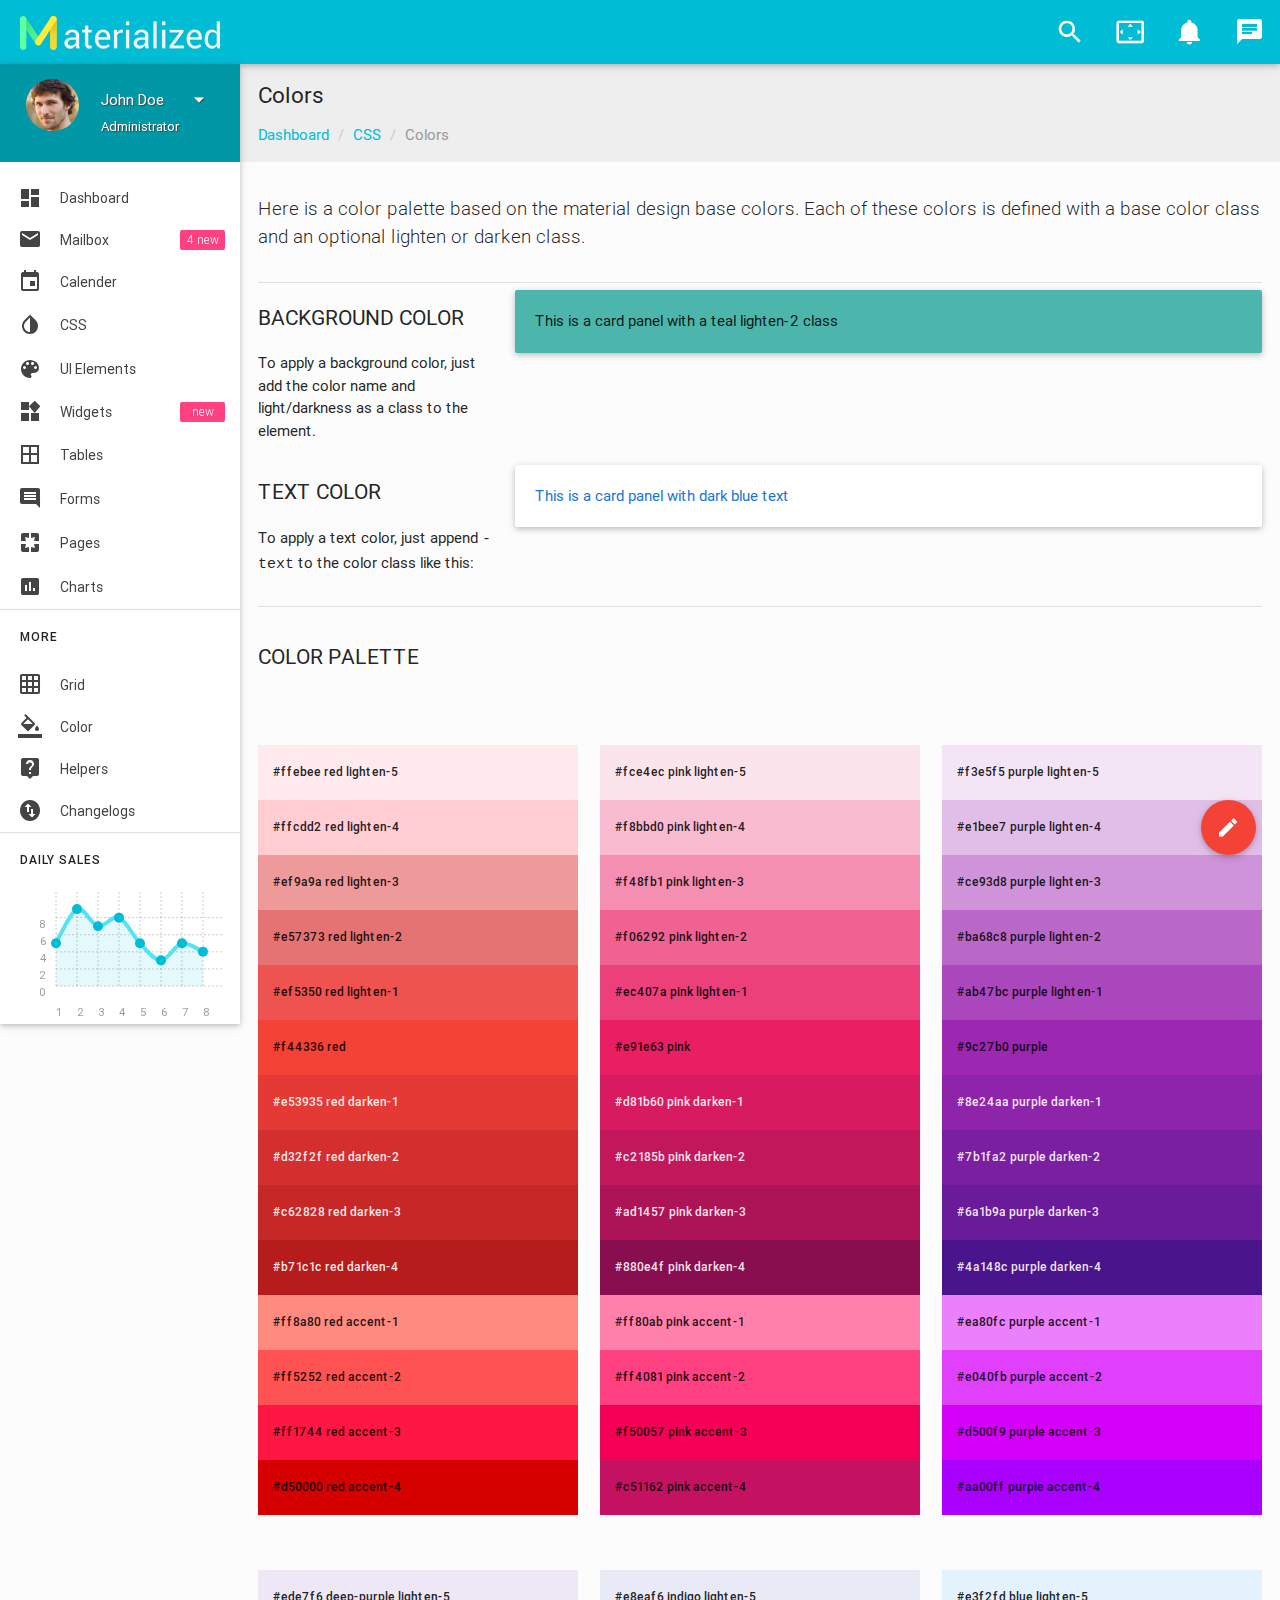
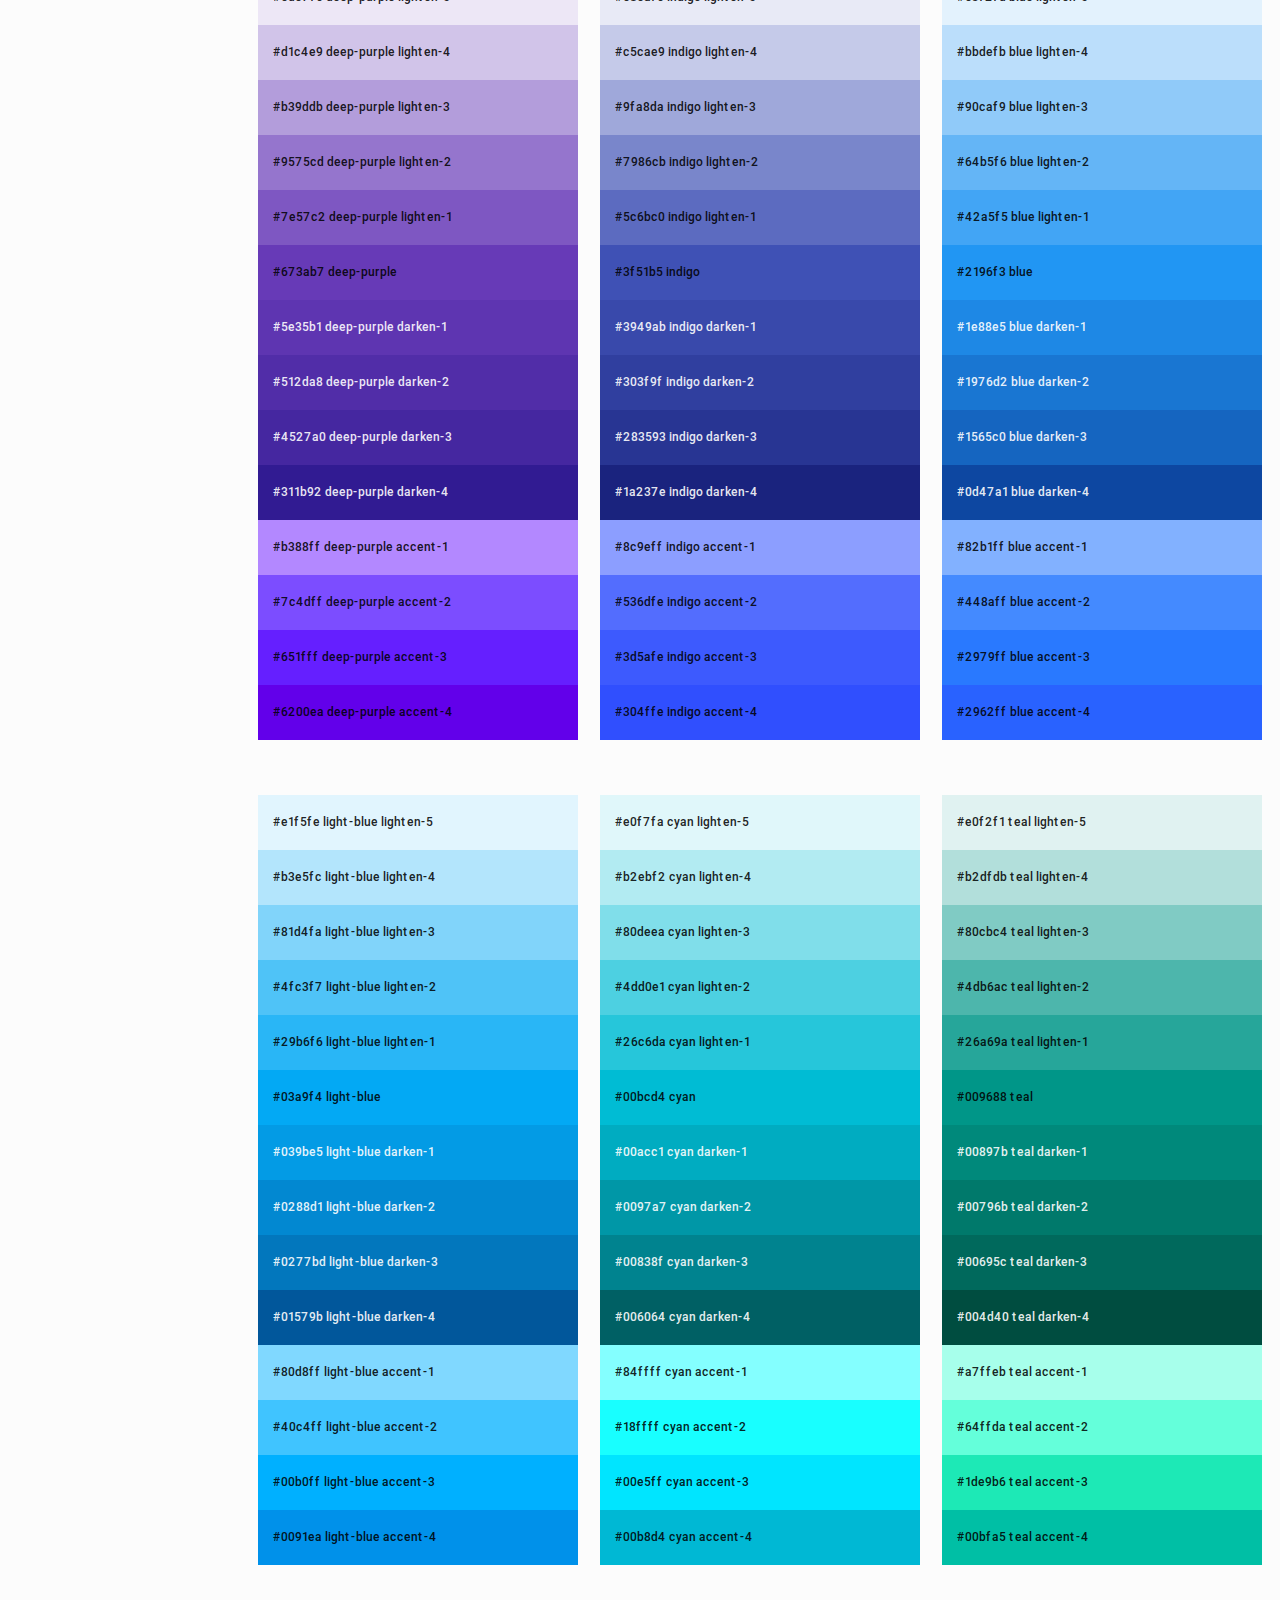
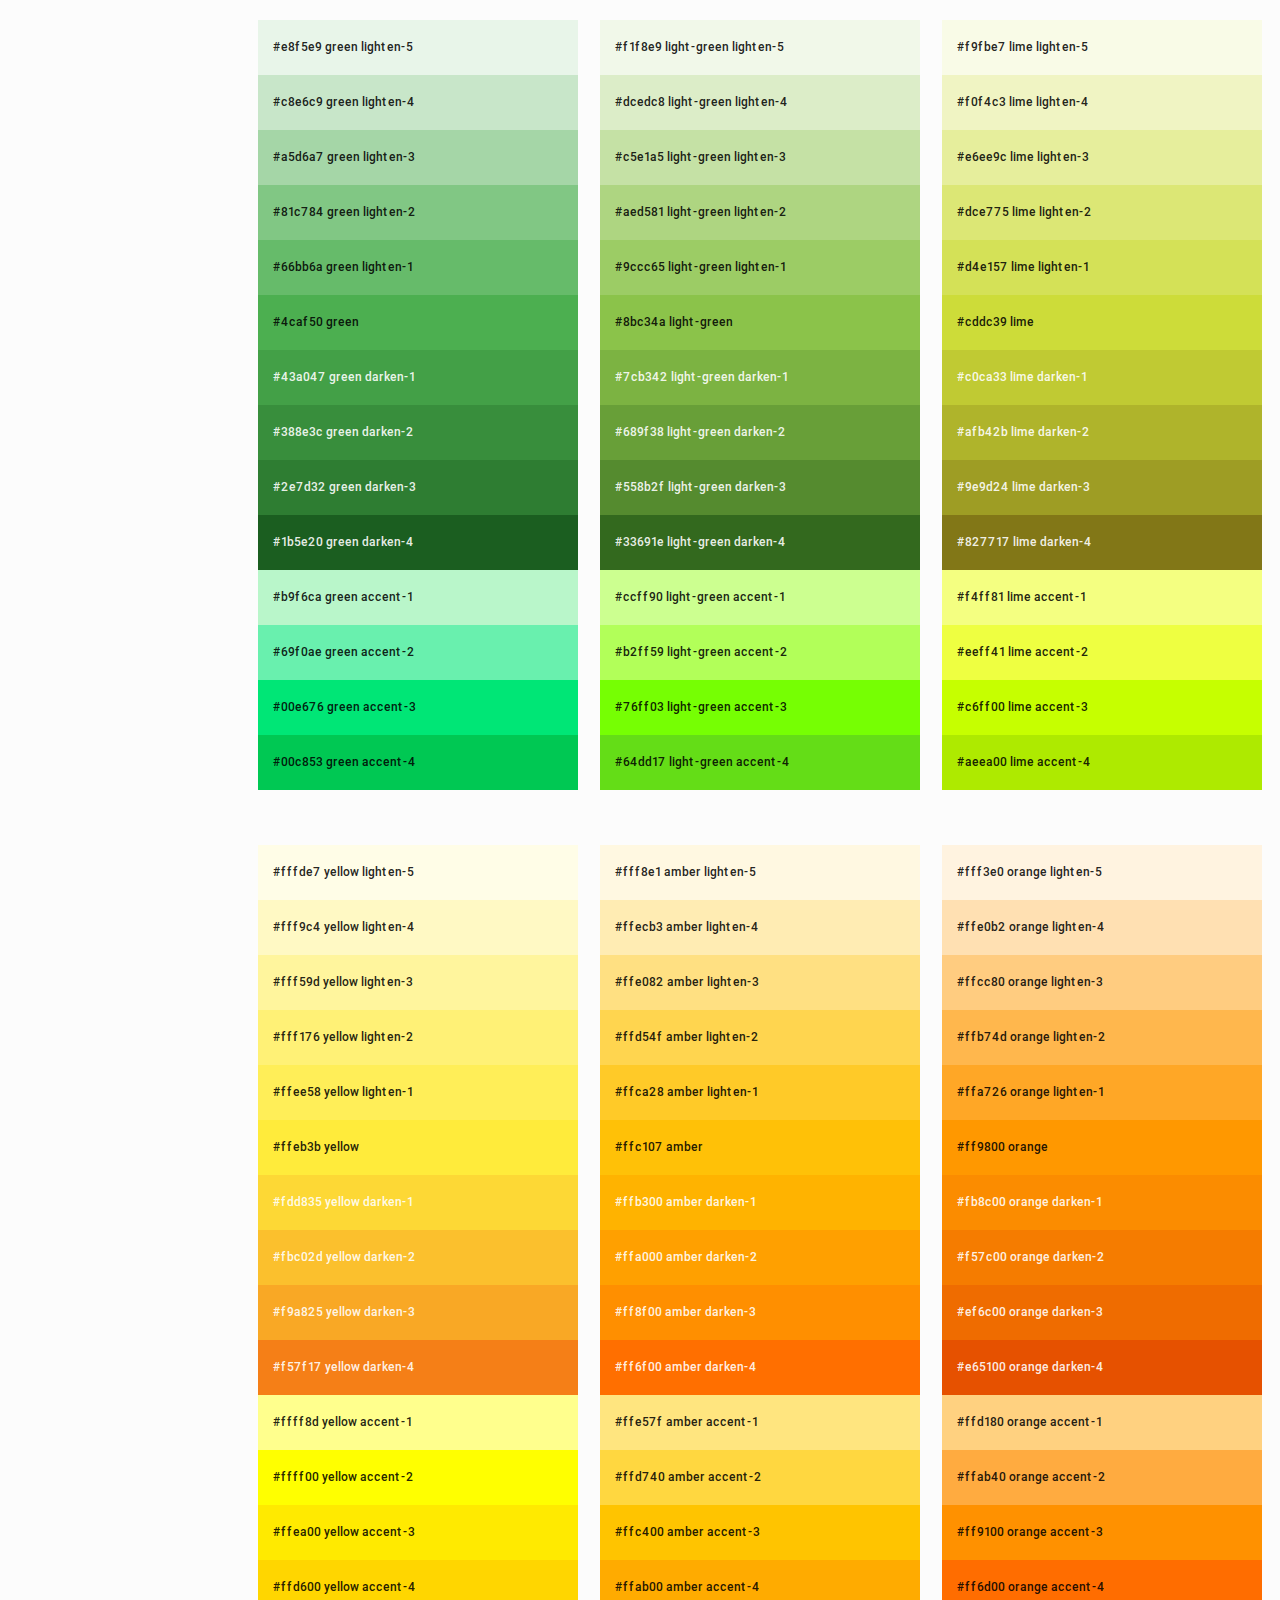
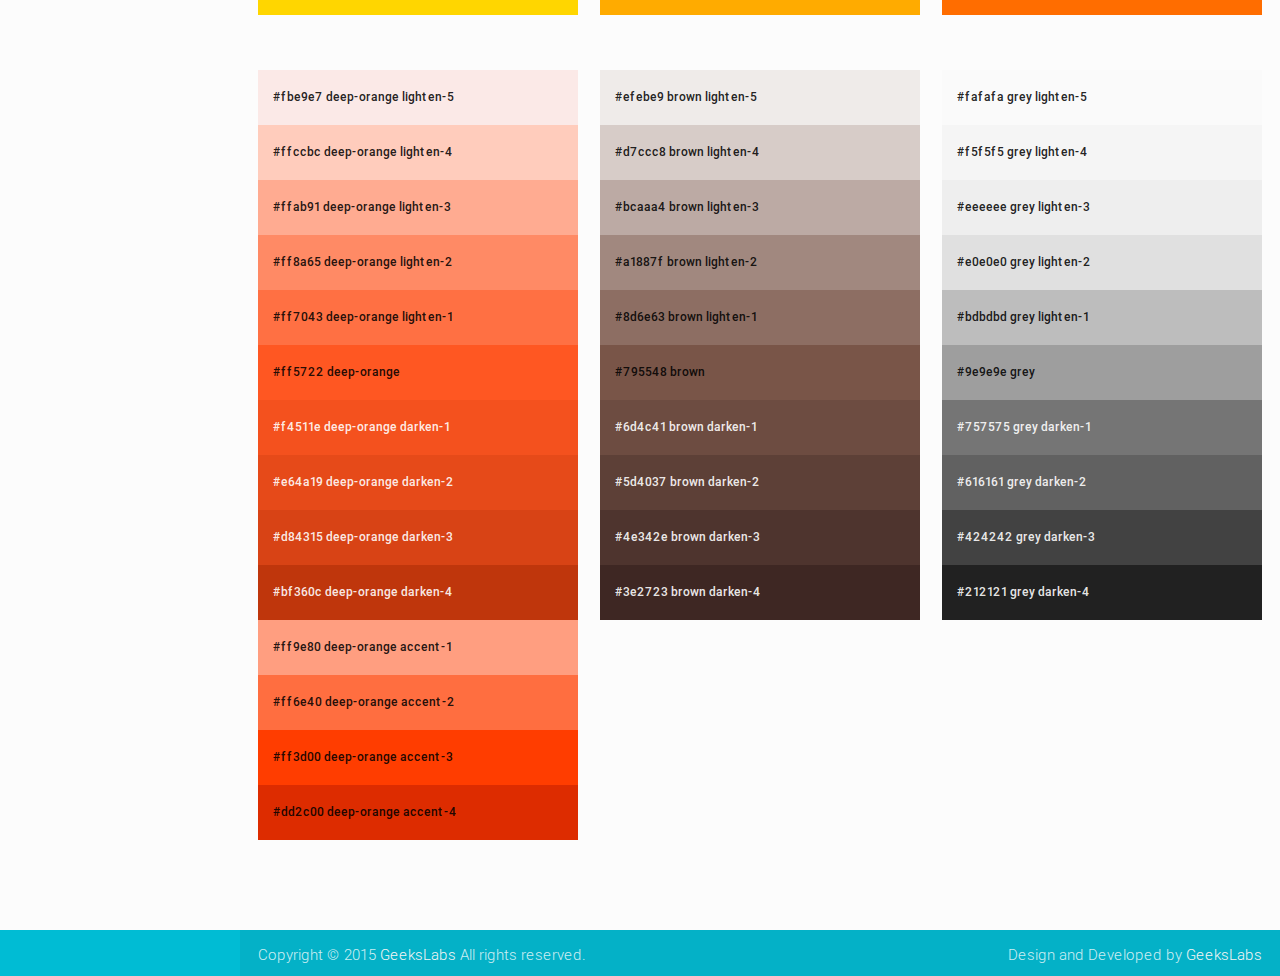
<file: frontend/css-color.html>
<!DOCTYPE html>
<html lang="en">

<!--================================================================================
	Item Name: Materialize - Material Design Admin Template
	Version: 1.0
	Author: GeeksLabs
	Author URL: http://www.themeforest.net/user/geekslabs
================================================================================ -->

<head>
    <meta http-equiv="Content-Type" content="text/html; charset=UTF-8">
    <meta name="viewport" content="width=device-width, initial-scale=1, maximum-scale=1.0, user-scalable=no">
    <meta http-equiv="X-UA-Compatible" content="IE=edge">
    <meta name="msapplication-tap-highlight" content="no">
    <meta name="description" content="Materialize is a Material Design Admin Template,It's modern, responsive and based on Material Design by Google. ">
    <meta name="keywords" content="materialize, admin template, dashboard template, flat admin template, responsive admin template,">
    <title>Colors | Materialize - Material Design Admin Template</title>

    <!-- Favicons-->
    <link rel="icon" href="images/favicon/favicon-32x32.png" sizes="32x32">
    <!-- Favicons-->
    <link rel="apple-touch-icon-precomposed" href="images/favicon/apple-touch-icon-152x152.png">
    <!-- For iPhone -->
    <meta name="msapplication-TileColor" content="#00bcd4">
    <meta name="msapplication-TileImage" content="images/favicon/mstile-144x144.png">
    <!-- For Windows Phone -->


    <!-- CORE CSS-->
    
    <link href="css/materialize.css" type="text/css" rel="stylesheet" media="screen,projection">
    <link href="css/style.css" type="text/css" rel="stylesheet" media="screen,projection">


    <!-- INCLUDED PLUGIN CSS ON THIS PAGE -->
    <link href="css/prism.css" type="text/css" rel="stylesheet" media="screen,projection">
    <link href="js/plugins/perfect-scrollbar/perfect-scrollbar.css" type="text/css" rel="stylesheet" media="screen,projection">
    <link href="js/plugins/chartist-js/chartist.min.css" type="text/css" rel="stylesheet" media="screen,projection">
</head>

<body>
    <!-- Start Page Loading -->
    <div id="loader-wrapper">
        <div id="loader"></div>        
        <div class="loader-section section-left"></div>
        <div class="loader-section section-right"></div>
    </div>
    <!-- End Page Loading -->

    <!-- //////////////////////////////////////////////////////////////////////////// -->

    <!-- START HEADER -->
    <header id="header" class="page-topbar">
        <!-- start header nav-->
        <div class="navbar-fixed">
            <nav class="cyan">
                <div class="nav-wrapper">
                    <h1 class="logo-wrapper"><a href="index.html" class="brand-logo darken-1"><img src="images/materialize-logo.png" alt="materialize logo"></a> <span class="logo-text">Materialize</span></h1>
                    <ul class="right hide-on-med-and-down">
                        <li class="search-out">
                            <input type="text" class="search-out-text">
                        </li>
                        <li>    
                            <a href="javascript:void(0);" class="waves-effect waves-block waves-light show-search"><i class="mdi-action-search"></i></a>                              
                        </li>
                        <li><a href="javascript:void(0);" class="waves-effect waves-block waves-light toggle-fullscreen"><i class="mdi-action-settings-overscan"></i></a>
                        </li>
                        <li><a href="javascript:void(0);" class="waves-effect waves-block waves-light"><i class="mdi-social-notifications"></i></a>
                        </li>
                        <!-- Dropdown Trigger -->                        
                        <li><a href="#" data-activates="chat-out" class="waves-effect waves-block waves-light chat-collapse"><i class="mdi-communication-chat"></i></a>
                        </li>
                    </ul>
                </div>
            </nav>
        </div>
        <!-- end header nav-->
  </header>
    <!-- END HEADER -->

    <!-- //////////////////////////////////////////////////////////////////////////// -->

    <!-- START MAIN -->
    <div id="main">
        <!-- START WRAPPER -->
        <div class="wrapper">

            <!-- START LEFT SIDEBAR NAV-->
            <aside id="left-sidebar-nav">
                <ul id="slide-out" class="side-nav fixed leftside-navigation">
                    <li class="user-details cyan darken-2">
                        <div class="row">
                            <div class="col col s4 m4 l4">
                                <img src="images/avatar.jpg" alt="" class="circle responsive-img valign profile-image">
                            </div>
                            <div class="col col s8 m8 l8">
                                <ul id="profile-dropdown" class="dropdown-content">
                                    <li><a href="#"><i class="mdi-action-face-unlock"></i> Profile</a>
                                    </li>
                                    <li><a href="#"><i class="mdi-action-settings"></i> Settings</a>
                                    </li>
                                    <li><a href="#"><i class="mdi-communication-live-help"></i> Help</a>
                                    </li>
                                    <li class="divider"></li>
                                    <li><a href="#"><i class="mdi-action-lock-outline"></i> Lock</a>
                                    </li>
                                    <li><a href="#"><i class="mdi-hardware-keyboard-tab"></i> Logout</a>
                                    </li>
                                </ul>
                                <a class="btn-flat dropdown-button waves-effect waves-light white-text profile-btn" href="#" data-activates="profile-dropdown">John Doe<i class="mdi-navigation-arrow-drop-down right"></i></a>
                                <p class="user-roal">Administrator</p>
                            </div>
                        </div>
                    </li>
                    <li class="bold"><a href="index.html" class="waves-effect waves-cyan"><i class="mdi-action-dashboard"></i> Dashboard</a>
                    </li>
                    <li class="bold"><a href="app-email.html" class="waves-effect waves-cyan"><i class="mdi-communication-email"></i> Mailbox <span class="new badge">4</span></a>
                    </li>
                    <li class="bold"><a href="app-calendar.html" class="waves-effect waves-cyan"><i class="mdi-editor-insert-invitation"></i> Calender</a>
                    </li>
                    <li class="no-padding">
                        <ul class="collapsible collapsible-accordion">
                            <li class="bold"><a class="collapsible-header waves-effect waves-cyan"><i class="mdi-action-invert-colors"></i> CSS</a>
                                <div class="collapsible-body">
                                    <ul>
                                        <li><a href="css-typography.html">Typography</a>
                                        </li>                                        
                                        <li><a href="css-icons.html">Icons</a>
                                        </li>
                                        <li><a href="css-shadow.html">Shadow</a>
                                        </li>
                                        <li><a href="css-media.html">Media</a>
                                        </li>
                                        <li><a href="css-sass.html">Sass</a>
                                        </li>
                                    </ul>
                                </div>
                            </li>
                            <li class="bold"><a class="collapsible-header  waves-effect waves-cyan"><i class="mdi-image-palette"></i> UI Elements</a>
                                <div class="collapsible-body">
                                    <ul>
                                        <li><a href="ui-buttons.html">Buttons</a>
                                        </li>
                                        <li><a href="ui-badges.html">Badges</a>
                                        </li>
                                        <li><a href="ui-cards.html">Cards</a>
                                        </li>
                                        <li><a href="ui-collections.html">Collections</a>
                                        </li>
                                        <li><a href="ui-accordions.html">Accordian</a>
                                        </li>                                        
                                        <li><a href="ui-navbar.html">Navbar</a>
                                        </li>
                                        <li><a href="ui-pagination.html">Pagination</a>
                                        </li>
                                        <li><a href="ui-preloader.html">Preloader</a>
                                        </li>
                                        <li><a href="ui-modals.html">Modals</a>
                                        </li>
                                        <li><a href="ui-media.html">Media</a>
                                        </li>
                                        <li><a href="ui-toasts.html">Toasts</a>
                                        </li>
                                        <li><a href="ui-tooltip.html">Tooltip</a>
                                        </li>
                                    </ul>
                                </div>
                            </li>
                            <li class="bold"><a href="app-widget.html" class="waves-effect waves-cyan"><i class="mdi-device-now-widgets"></i> Widgets <span class="new badge"></span></a>
                            </li>
                            <li class="bold"><a class="collapsible-header  waves-effect waves-cyan"><i class="mdi-editor-border-all"></i> Tables</a>
                                <div class="collapsible-body">
                                    <ul>
                                        <li><a href="table-basic.html">Basic Tables</a>
                                        </li>
                                        <li><a href="table-data.html">Data Tables</a>
                                        </li>
                                    </ul>
                                </div>
                            </li>
                            <li class="bold"><a class="collapsible-header  waves-effect waves-cyan"><i class="mdi-editor-insert-comment"></i> Forms</a>
                                <div class="collapsible-body">
                                    <ul>
                                        <li><a href="form-elements.html">Form Elements</a>
                                        </li>
                                        <li><a href="form-layouts.html">Form Layouts</a>
                                        </li>
                                    </ul>
                                </div>
                            </li>
                            <li class="bold"><a class="collapsible-header  waves-effect waves-cyan"><i class="mdi-social-pages"></i> Pages</a>
                                <div class="collapsible-body">
                                    <ul>                                        
                                        <li><a href="page-login.html">Login</a>
                                        </li>
                                        <li><a href="page-register.html">Register</a>
                                        </li>
                                        <li><a href="page-lock-screen.html">Lock Screen</a>
                                        </li>
                                        <li><a href="page-invoice.html">Invoice</a>
                                        </li>
                                        <li><a href="page-404.html">404</a>
                                        </li>
                                        <li><a href="page-500.html">500</a>
                                        </li>
                                        <li><a href="page-blank.html">Blank</a>
                                        </li>
                                    </ul>
                                </div>
                            </li>
                            <li class="bold"><a class="collapsible-header waves-effect waves-cyan"><i class="mdi-editor-insert-chart"></i> Charts</a>
                                <div class="collapsible-body">
                                    <ul>
                                        <li><a href="charts-chartjs.html">Chart JS</a>
                                        </li>
                                        <li><a href="charts-chartist.html">Chartist</a>
                                        </li>
                                        <li><a href="charts-morris.html">Morris Charts</a>
                                        </li>
                                        <li><a href="charts-xcharts.html">xCharts</a>
                                        </li>
                                        <li><a href="charts-flotcharts.html">Flot Charts</a>
                                        </li>
                                        <li><a href="charts-sparklines.html">Sparkline Charts</a>
                                        </li>
                                    </ul>
                                </div>
                            </li>
                        </ul>
                    </li>
                    <li class="li-hover"><div class="divider"></div></li>
                    <li class="li-hover"><p class="ultra-small margin more-text">MORE</p></li>
                    <li><a href="css-grid.html"><i class="mdi-image-grid-on"></i> Grid</a>
                    </li>
                    <li><a href="css-color.html"><i class="mdi-editor-format-color-fill"></i> Color</a>
                    </li>
                    <li><a href="css-helpers.html"><i class="mdi-communication-live-help"></i> Helpers</a>
                    </li>
                    <li><a href="changelogs.html"><i class="mdi-action-swap-vert-circle"></i> Changelogs</a>
                    </li>
                    <li class="li-hover"><div class="divider"></div></li>
                    <li class="li-hover"><p class="ultra-small margin more-text">Daily Sales</p></li>
                    <li class="li-hover">
                        <div class="row">
                            <div class="col s12 m12 l12">
                                <div class="sample-chart-wrapper">                            
                                    <div class="ct-chart ct-golden-section" id="ct2-chart"></div>
                                </div>
                            </div>
                        </div>
                    </li>
                </ul>
                <a href="#" data-activates="slide-out" class="sidebar-collapse btn-floating btn-medium waves-effect waves-light hide-on-large-only darken-2"><i class="mdi-navigation-menu" ></i></a>
            </aside>
            <!-- END LEFT SIDEBAR NAV-->

            <!-- //////////////////////////////////////////////////////////////////////////// -->

            <!-- START CONTENT -->
            <section id="content">

                <!--breadcrumbs start-->
                <div id="breadcrumbs-wrapper" class=" grey lighten-3">
                    <div class="container">
                        <div class="row">
                            <div class="col s12 m12 l12">
                                <h5 class="breadcrumbs-title">Colors</h5>
                                <ol class="breadcrumb">
                                    <li><a href="index.html">Dashboard</a>
                                    </li>
                                    <li><a href="#">CSS</a>
                                    </li>
                                    <li class="active">Colors</li>
                                </ol>
                            </div>
                        </div>
                    </div>
                </div>
                <!--breadcrumbs end-->


                <!--start container-->
                <div class="container">


                    <div class="section">
                        <p class="caption">Here is a color palette based on the material design base colors. Each of these colors is defined with a base color class and an optional lighten or darken class.</p>
                        <div class="divider"></div>

                        <!--Color Usage-->
                        <div id="color-usage">
                            <div class="row">
                                <div class="col s12 m4 l3">
                                    <h4 class="header">Background Color</h4>
                                    <p>To apply a background color, just add the color name and light/darkness as a class to the element.</p>
                                </div>
                                <div class="col s12 m8 l9">
                                    <div class="card-panel teal lighten-2">This is a card panel with a teal lighten-2 class</div>
                                </div>
                            </div>
                            <div class="row">
                                <div class="col s12 m4 l3">
                                    <h4 class="header">Text Color</h4>
                                    <p>To apply a text color, just append <code class="languague-markup">-text</code> to the color class like this:</p>
                                </div>
                                <div class="col s12 m8 l9">
                                    <div class="card-panel"><span class="blue-text text-darken-2">This is a card panel with dark blue text</span>
                                    </div>
                                </div>
                            </div>
                        </div>
                    </div>

                    <!--Dynamic Color-->
                    <div class="divider"></div>
                    <div id="dynamic-color" class="section">
                        <div class="row">
                            <div class="dynamic-color">
                                <div class="col s12 m12 l12">
                                    <h4 class="header">Color Palette</h4>
                                </div>
                                <div class="col s12 m6 l4">
                                    <div class="red lighten-5">#ffebee red lighten-5</div>
                                    <div class="red lighten-4">#ffcdd2 red lighten-4</div>
                                    <div class="red lighten-3">#ef9a9a red lighten-3</div>
                                    <div class="red lighten-2">#e57373 red lighten-2</div>
                                    <div class="red lighten-1">#ef5350 red lighten-1</div>
                                    <div class="red">#f44336 red</div>
                                    <div class="red darken-1" style="color: rgba(255, 255, 255, 0.901961);">#e53935 red darken-1</div>
                                    <div class="red darken-2" style="color: rgba(255, 255, 255, 0.901961);">#d32f2f red darken-2</div>
                                    <div class="red darken-3" style="color: rgba(255, 255, 255, 0.901961);">#c62828 red darken-3</div>
                                    <div class="red darken-4" style="color: rgba(255, 255, 255, 0.901961);">#b71c1c red darken-4</div>
                                    <div class="red accent-1">#ff8a80 red accent-1</div>
                                    <div class="red accent-2">#ff5252 red accent-2</div>
                                    <div class="red accent-3">#ff1744 red accent-3</div>
                                    <div class="red accent-4">#d50000 red accent-4</div>
                                </div>

                                <div class="col s12 m6 l4">
                                    <div class="pink lighten-5">#fce4ec pink lighten-5</div>
                                    <div class="pink lighten-4">#f8bbd0 pink lighten-4</div>
                                    <div class="pink lighten-3">#f48fb1 pink lighten-3</div>
                                    <div class="pink lighten-2">#f06292 pink lighten-2</div>
                                    <div class="pink lighten-1">#ec407a pink lighten-1</div>
                                    <div class="pink">#e91e63 pink</div>
                                    <div class="pink darken-1" style="color: rgba(255, 255, 255, 0.901961);">#d81b60 pink darken-1</div>
                                    <div class="pink darken-2" style="color: rgba(255, 255, 255, 0.901961);">#c2185b pink darken-2</div>
                                    <div class="pink darken-3" style="color: rgba(255, 255, 255, 0.901961);">#ad1457 pink darken-3</div>
                                    <div class="pink darken-4" style="color: rgba(255, 255, 255, 0.901961);">#880e4f pink darken-4</div>
                                    <div class="pink accent-1">#ff80ab pink accent-1</div>
                                    <div class="pink accent-2">#ff4081 pink accent-2</div>
                                    <div class="pink accent-3">#f50057 pink accent-3</div>
                                    <div class="pink accent-4">#c51162 pink accent-4</div>
                                </div>
                                <div class="col s12 m6 l4">
                                    <div class="purple lighten-5">#f3e5f5 purple lighten-5</div>
                                    <div class="purple lighten-4">#e1bee7 purple lighten-4</div>
                                    <div class="purple lighten-3">#ce93d8 purple lighten-3</div>
                                    <div class="purple lighten-2">#ba68c8 purple lighten-2</div>
                                    <div class="purple lighten-1">#ab47bc purple lighten-1</div>
                                    <div class="purple">#9c27b0 purple</div>
                                    <div class="purple darken-1" style="color: rgba(255, 255, 255, 0.901961);">#8e24aa purple darken-1</div>
                                    <div class="purple darken-2" style="color: rgba(255, 255, 255, 0.901961);">#7b1fa2 purple darken-2</div>
                                    <div class="purple darken-3" style="color: rgba(255, 255, 255, 0.901961);">#6a1b9a purple darken-3</div>
                                    <div class="purple darken-4" style="color: rgba(255, 255, 255, 0.901961);">#4a148c purple darken-4</div>
                                    <div class="purple accent-1">#ea80fc purple accent-1</div>
                                    <div class="purple accent-2">#e040fb purple accent-2</div>
                                    <div class="purple accent-3">#d500f9 purple accent-3</div>
                                    <div class="purple accent-4">#aa00ff purple accent-4</div>
                                </div>
                                <div class="col s12 m6 l4">
                                    <div class="deep-purple lighten-5">#ede7f6 deep-purple lighten-5</div>
                                    <div class="deep-purple lighten-4">#d1c4e9 deep-purple lighten-4</div>
                                    <div class="deep-purple lighten-3">#b39ddb deep-purple lighten-3</div>
                                    <div class="deep-purple lighten-2">#9575cd deep-purple lighten-2</div>
                                    <div class="deep-purple lighten-1">#7e57c2 deep-purple lighten-1</div>
                                    <div class="deep-purple">#673ab7 deep-purple</div>
                                    <div class="deep-purple darken-1" style="color: rgba(255, 255, 255, 0.901961);">#5e35b1 deep-purple darken-1</div>
                                    <div class="deep-purple darken-2" style="color: rgba(255, 255, 255, 0.901961);">#512da8 deep-purple darken-2</div>
                                    <div class="deep-purple darken-3" style="color: rgba(255, 255, 255, 0.901961);">#4527a0 deep-purple darken-3</div>
                                    <div class="deep-purple darken-4" style="color: rgba(255, 255, 255, 0.901961);">#311b92 deep-purple darken-4</div>
                                    <div class="deep-purple accent-1">#b388ff deep-purple accent-1</div>
                                    <div class="deep-purple accent-2">#7c4dff deep-purple accent-2</div>
                                    <div class="deep-purple accent-3">#651fff deep-purple accent-3</div>
                                    <div class="deep-purple accent-4">#6200ea deep-purple accent-4</div>
                                </div>
                                <div class="col s12 m6 l4">
                                    <div class="indigo lighten-5">#e8eaf6 indigo lighten-5</div>
                                    <div class="indigo lighten-4">#c5cae9 indigo lighten-4</div>
                                    <div class="indigo lighten-3">#9fa8da indigo lighten-3</div>
                                    <div class="indigo lighten-2">#7986cb indigo lighten-2</div>
                                    <div class="indigo lighten-1">#5c6bc0 indigo lighten-1</div>
                                    <div class="indigo">#3f51b5 indigo</div>
                                    <div class="indigo darken-1" style="color: rgba(255, 255, 255, 0.901961);">#3949ab indigo darken-1</div>
                                    <div class="indigo darken-2" style="color: rgba(255, 255, 255, 0.901961);">#303f9f indigo darken-2</div>
                                    <div class="indigo darken-3" style="color: rgba(255, 255, 255, 0.901961);">#283593 indigo darken-3</div>
                                    <div class="indigo darken-4" style="color: rgba(255, 255, 255, 0.901961);">#1a237e indigo darken-4</div>
                                    <div class="indigo accent-1">#8c9eff indigo accent-1</div>
                                    <div class="indigo accent-2">#536dfe indigo accent-2</div>
                                    <div class="indigo accent-3">#3d5afe indigo accent-3</div>
                                    <div class="indigo accent-4">#304ffe indigo accent-4</div>
                                </div>
                                <div class="col s12 m6 l4">
                                    <div class="blue lighten-5">#e3f2fd blue lighten-5</div>
                                    <div class="blue lighten-4">#bbdefb blue lighten-4</div>
                                    <div class="blue lighten-3">#90caf9 blue lighten-3</div>
                                    <div class="blue lighten-2">#64b5f6 blue lighten-2</div>
                                    <div class="blue lighten-1">#42a5f5 blue lighten-1</div>
                                    <div class="blue">#2196f3 blue</div>
                                    <div class="blue darken-1" style="color: rgba(255, 255, 255, 0.901961);">#1e88e5 blue darken-1</div>
                                    <div class="blue darken-2" style="color: rgba(255, 255, 255, 0.901961);">#1976d2 blue darken-2</div>
                                    <div class="blue darken-3" style="color: rgba(255, 255, 255, 0.901961);">#1565c0 blue darken-3</div>
                                    <div class="blue darken-4" style="color: rgba(255, 255, 255, 0.901961);">#0d47a1 blue darken-4</div>
                                    <div class="blue accent-1">#82b1ff blue accent-1</div>
                                    <div class="blue accent-2">#448aff blue accent-2</div>
                                    <div class="blue accent-3">#2979ff blue accent-3</div>
                                    <div class="blue accent-4">#2962ff blue accent-4</div>
                                </div>
                                <div class="col s12 m6 l4">
                                    <div class="light-blue lighten-5">#e1f5fe light-blue lighten-5</div>
                                    <div class="light-blue lighten-4">#b3e5fc light-blue lighten-4</div>
                                    <div class="light-blue lighten-3">#81d4fa light-blue lighten-3</div>
                                    <div class="light-blue lighten-2">#4fc3f7 light-blue lighten-2</div>
                                    <div class="light-blue lighten-1">#29b6f6 light-blue lighten-1</div>
                                    <div class="light-blue">#03a9f4 light-blue</div>
                                    <div class="light-blue darken-1" style="color: rgba(255, 255, 255, 0.901961);">#039be5 light-blue darken-1</div>
                                    <div class="light-blue darken-2" style="color: rgba(255, 255, 255, 0.901961);">#0288d1 light-blue darken-2</div>
                                    <div class="light-blue darken-3" style="color: rgba(255, 255, 255, 0.901961);">#0277bd light-blue darken-3</div>
                                    <div class="light-blue darken-4" style="color: rgba(255, 255, 255, 0.901961);">#01579b light-blue darken-4</div>
                                    <div class="light-blue accent-1">#80d8ff light-blue accent-1</div>
                                    <div class="light-blue accent-2">#40c4ff light-blue accent-2</div>
                                    <div class="light-blue accent-3">#00b0ff light-blue accent-3</div>
                                    <div class="light-blue accent-4">#0091ea light-blue accent-4</div>
                                </div>
                                <div class="col s12 m6 l4">
                                    <div class="cyan lighten-5">#e0f7fa cyan lighten-5</div>
                                    <div class="cyan lighten-4">#b2ebf2 cyan lighten-4</div>
                                    <div class="cyan lighten-3">#80deea cyan lighten-3</div>
                                    <div class="cyan lighten-2">#4dd0e1 cyan lighten-2</div>
                                    <div class="cyan lighten-1">#26c6da cyan lighten-1</div>
                                    <div class="cyan">#00bcd4 cyan</div>
                                    <div class="cyan darken-1" style="color: rgba(255, 255, 255, 0.901961);">#00acc1 cyan darken-1</div>
                                    <div class="cyan darken-2" style="color: rgba(255, 255, 255, 0.901961);">#0097a7 cyan darken-2</div>
                                    <div class="cyan darken-3" style="color: rgba(255, 255, 255, 0.901961);">#00838f cyan darken-3</div>
                                    <div class="cyan darken-4" style="color: rgba(255, 255, 255, 0.901961);">#006064 cyan darken-4</div>
                                    <div class="cyan accent-1">#84ffff cyan accent-1</div>
                                    <div class="cyan accent-2">#18ffff cyan accent-2</div>
                                    <div class="cyan accent-3">#00e5ff cyan accent-3</div>
                                    <div class="cyan accent-4">#00b8d4 cyan accent-4</div>
                                </div>
                                <div class="col s12 m6 l4">
                                    <div class="teal lighten-5">#e0f2f1 teal lighten-5</div>
                                    <div class="teal lighten-4">#b2dfdb teal lighten-4</div>
                                    <div class="teal lighten-3">#80cbc4 teal lighten-3</div>
                                    <div class="teal lighten-2">#4db6ac teal lighten-2</div>
                                    <div class="teal lighten-1">#26a69a teal lighten-1</div>
                                    <div class="teal">#009688 teal</div>
                                    <div class="teal darken-1" style="color: rgba(255, 255, 255, 0.901961);">#00897b teal darken-1</div>
                                    <div class="teal darken-2" style="color: rgba(255, 255, 255, 0.901961);">#00796b teal darken-2</div>
                                    <div class="teal darken-3" style="color: rgba(255, 255, 255, 0.901961);">#00695c teal darken-3</div>
                                    <div class="teal darken-4" style="color: rgba(255, 255, 255, 0.901961);">#004d40 teal darken-4</div>
                                    <div class="teal accent-1">#a7ffeb teal accent-1</div>
                                    <div class="teal accent-2">#64ffda teal accent-2</div>
                                    <div class="teal accent-3">#1de9b6 teal accent-3</div>
                                    <div class="teal accent-4">#00bfa5 teal accent-4</div>
                                </div>
                                <div class="col s12 m6 l4">
                                    <div class="green lighten-5">#e8f5e9 green lighten-5</div>
                                    <div class="green lighten-4">#c8e6c9 green lighten-4</div>
                                    <div class="green lighten-3">#a5d6a7 green lighten-3</div>
                                    <div class="green lighten-2">#81c784 green lighten-2</div>
                                    <div class="green lighten-1">#66bb6a green lighten-1</div>
                                    <div class="green">#4caf50 green</div>
                                    <div class="green darken-1" style="color: rgba(255, 255, 255, 0.901961);">#43a047 green darken-1</div>
                                    <div class="green darken-2" style="color: rgba(255, 255, 255, 0.901961);">#388e3c green darken-2</div>
                                    <div class="green darken-3" style="color: rgba(255, 255, 255, 0.901961);">#2e7d32 green darken-3</div>
                                    <div class="green darken-4" style="color: rgba(255, 255, 255, 0.901961);">#1b5e20 green darken-4</div>
                                    <div class="green accent-1">#b9f6ca green accent-1</div>
                                    <div class="green accent-2">#69f0ae green accent-2</div>
                                    <div class="green accent-3">#00e676 green accent-3</div>
                                    <div class="green accent-4">#00c853 green accent-4</div>
                                </div>
                                <div class="col s12 m6 l4">
                                    <div class="light-green lighten-5">#f1f8e9 light-green lighten-5</div>
                                    <div class="light-green lighten-4">#dcedc8 light-green lighten-4</div>
                                    <div class="light-green lighten-3">#c5e1a5 light-green lighten-3</div>
                                    <div class="light-green lighten-2">#aed581 light-green lighten-2</div>
                                    <div class="light-green lighten-1">#9ccc65 light-green lighten-1</div>
                                    <div class="light-green">#8bc34a light-green</div>
                                    <div class="light-green darken-1" style="color: rgba(255, 255, 255, 0.901961);">#7cb342 light-green darken-1</div>
                                    <div class="light-green darken-2" style="color: rgba(255, 255, 255, 0.901961);">#689f38 light-green darken-2</div>
                                    <div class="light-green darken-3" style="color: rgba(255, 255, 255, 0.901961);">#558b2f light-green darken-3</div>
                                    <div class="light-green darken-4" style="color: rgba(255, 255, 255, 0.901961);">#33691e light-green darken-4</div>
                                    <div class="light-green accent-1">#ccff90 light-green accent-1</div>
                                    <div class="light-green accent-2">#b2ff59 light-green accent-2</div>
                                    <div class="light-green accent-3">#76ff03 light-green accent-3</div>
                                    <div class="light-green accent-4">#64dd17 light-green accent-4</div>
                                </div>
                                <div class="col s12 m6 l4">
                                    <div class="lime lighten-5">#f9fbe7 lime lighten-5</div>
                                    <div class="lime lighten-4">#f0f4c3 lime lighten-4</div>
                                    <div class="lime lighten-3">#e6ee9c lime lighten-3</div>
                                    <div class="lime lighten-2">#dce775 lime lighten-2</div>
                                    <div class="lime lighten-1">#d4e157 lime lighten-1</div>
                                    <div class="lime">#cddc39 lime</div>
                                    <div class="lime darken-1" style="color: rgba(255, 255, 255, 0.901961);">#c0ca33 lime darken-1</div>
                                    <div class="lime darken-2" style="color: rgba(255, 255, 255, 0.901961);">#afb42b lime darken-2</div>
                                    <div class="lime darken-3" style="color: rgba(255, 255, 255, 0.901961);">#9e9d24 lime darken-3</div>
                                    <div class="lime darken-4" style="color: rgba(255, 255, 255, 0.901961);">#827717 lime darken-4</div>
                                    <div class="lime accent-1">#f4ff81 lime accent-1</div>
                                    <div class="lime accent-2">#eeff41 lime accent-2</div>
                                    <div class="lime accent-3">#c6ff00 lime accent-3</div>
                                    <div class="lime accent-4">#aeea00 lime accent-4</div>
                                </div>
                                <div class="col s12 m6 l4">
                                    <div class="yellow lighten-5">#fffde7 yellow lighten-5</div>
                                    <div class="yellow lighten-4">#fff9c4 yellow lighten-4</div>
                                    <div class="yellow lighten-3">#fff59d yellow lighten-3</div>
                                    <div class="yellow lighten-2">#fff176 yellow lighten-2</div>
                                    <div class="yellow lighten-1">#ffee58 yellow lighten-1</div>
                                    <div class="yellow">#ffeb3b yellow</div>
                                    <div class="yellow darken-1" style="color: rgba(255, 255, 255, 0.901961);">#fdd835 yellow darken-1</div>
                                    <div class="yellow darken-2" style="color: rgba(255, 255, 255, 0.901961);">#fbc02d yellow darken-2</div>
                                    <div class="yellow darken-3" style="color: rgba(255, 255, 255, 0.901961);">#f9a825 yellow darken-3</div>
                                    <div class="yellow darken-4" style="color: rgba(255, 255, 255, 0.901961);">#f57f17 yellow darken-4</div>
                                    <div class="yellow accent-1">#ffff8d yellow accent-1</div>
                                    <div class="yellow accent-2">#ffff00 yellow accent-2</div>
                                    <div class="yellow accent-3">#ffea00 yellow accent-3</div>
                                    <div class="yellow accent-4">#ffd600 yellow accent-4</div>
                                </div>
                                <div class="col s12 m6 l4">
                                    <div class="amber lighten-5">#fff8e1 amber lighten-5</div>
                                    <div class="amber lighten-4">#ffecb3 amber lighten-4</div>
                                    <div class="amber lighten-3">#ffe082 amber lighten-3</div>
                                    <div class="amber lighten-2">#ffd54f amber lighten-2</div>
                                    <div class="amber lighten-1">#ffca28 amber lighten-1</div>
                                    <div class="amber">#ffc107 amber</div>
                                    <div class="amber darken-1" style="color: rgba(255, 255, 255, 0.901961);">#ffb300 amber darken-1</div>
                                    <div class="amber darken-2" style="color: rgba(255, 255, 255, 0.901961);">#ffa000 amber darken-2</div>
                                    <div class="amber darken-3" style="color: rgba(255, 255, 255, 0.901961);">#ff8f00 amber darken-3</div>
                                    <div class="amber darken-4" style="color: rgba(255, 255, 255, 0.901961);">#ff6f00 amber darken-4</div>
                                    <div class="amber accent-1">#ffe57f amber accent-1</div>
                                    <div class="amber accent-2">#ffd740 amber accent-2</div>
                                    <div class="amber accent-3">#ffc400 amber accent-3</div>
                                    <div class="amber accent-4">#ffab00 amber accent-4</div>
                                </div>
                                <div class="col s12 m6 l4">
                                    <div class="orange lighten-5">#fff3e0 orange lighten-5</div>
                                    <div class="orange lighten-4">#ffe0b2 orange lighten-4</div>
                                    <div class="orange lighten-3">#ffcc80 orange lighten-3</div>
                                    <div class="orange lighten-2">#ffb74d orange lighten-2</div>
                                    <div class="orange lighten-1">#ffa726 orange lighten-1</div>
                                    <div class="orange">#ff9800 orange</div>
                                    <div class="orange darken-1" style="color: rgba(255, 255, 255, 0.901961);">#fb8c00 orange darken-1</div>
                                    <div class="orange darken-2" style="color: rgba(255, 255, 255, 0.901961);">#f57c00 orange darken-2</div>
                                    <div class="orange darken-3" style="color: rgba(255, 255, 255, 0.901961);">#ef6c00 orange darken-3</div>
                                    <div class="orange darken-4" style="color: rgba(255, 255, 255, 0.901961);">#e65100 orange darken-4</div>
                                    <div class="orange accent-1">#ffd180 orange accent-1</div>
                                    <div class="orange accent-2">#ffab40 orange accent-2</div>
                                    <div class="orange accent-3">#ff9100 orange accent-3</div>
                                    <div class="orange accent-4">#ff6d00 orange accent-4</div>
                                </div>
                                <div class="col s12 m6 l4">
                                    <div class="deep-orange lighten-5">#fbe9e7 deep-orange lighten-5</div>
                                    <div class="deep-orange lighten-4">#ffccbc deep-orange lighten-4</div>
                                    <div class="deep-orange lighten-3">#ffab91 deep-orange lighten-3</div>
                                    <div class="deep-orange lighten-2">#ff8a65 deep-orange lighten-2</div>
                                    <div class="deep-orange lighten-1">#ff7043 deep-orange lighten-1</div>
                                    <div class="deep-orange">#ff5722 deep-orange</div>
                                    <div class="deep-orange darken-1" style="color: rgba(255, 255, 255, 0.901961);">#f4511e deep-orange darken-1</div>
                                    <div class="deep-orange darken-2" style="color: rgba(255, 255, 255, 0.901961);">#e64a19 deep-orange darken-2</div>
                                    <div class="deep-orange darken-3" style="color: rgba(255, 255, 255, 0.901961);">#d84315 deep-orange darken-3</div>
                                    <div class="deep-orange darken-4" style="color: rgba(255, 255, 255, 0.901961);">#bf360c deep-orange darken-4</div>
                                    <div class="deep-orange accent-1">#ff9e80 deep-orange accent-1</div>
                                    <div class="deep-orange accent-2">#ff6e40 deep-orange accent-2</div>
                                    <div class="deep-orange accent-3">#ff3d00 deep-orange accent-3</div>
                                    <div class="deep-orange accent-4">#dd2c00 deep-orange accent-4</div>
                                </div>
                                <div class="col s12 m6 l4">
                                    <div class="brown lighten-5">#efebe9 brown lighten-5</div>
                                    <div class="brown lighten-4">#d7ccc8 brown lighten-4</div>
                                    <div class="brown lighten-3">#bcaaa4 brown lighten-3</div>
                                    <div class="brown lighten-2">#a1887f brown lighten-2</div>
                                    <div class="brown lighten-1">#8d6e63 brown lighten-1</div>
                                    <div class="brown">#795548 brown</div>
                                    <div class="brown darken-1" style="color: rgba(255, 255, 255, 0.901961);">#6d4c41 brown darken-1</div>
                                    <div class="brown darken-2" style="color: rgba(255, 255, 255, 0.901961);">#5d4037 brown darken-2</div>
                                    <div class="brown darken-3" style="color: rgba(255, 255, 255, 0.901961);">#4e342e brown darken-3</div>
                                    <div class="brown darken-4" style="color: rgba(255, 255, 255, 0.901961);">#3e2723 brown darken-4</div>
                                </div>
                                <div class="col s12 m6 l4">
                                    <div class="grey lighten-5">#fafafa grey lighten-5</div>
                                    <div class="grey lighten-4">#f5f5f5 grey lighten-4</div>
                                    <div class="grey lighten-3">#eeeeee grey lighten-3</div>
                                    <div class="grey lighten-2">#e0e0e0 grey lighten-2</div>
                                    <div class="grey lighten-1">#bdbdbd grey lighten-1</div>
                                    <div class="grey">#9e9e9e grey</div>
                                    <div class="grey darken-1" style="color: rgba(255, 255, 255, 0.901961);">#757575 grey darken-1</div>
                                    <div class="grey darken-2" style="color: rgba(255, 255, 255, 0.901961);">#616161 grey darken-2</div>
                                    <div class="grey darken-3" style="color: rgba(255, 255, 255, 0.901961);">#424242 grey darken-3</div>
                                    <div class="grey darken-4" style="color: rgba(255, 255, 255, 0.901961);">#212121 grey darken-4</div>
                                </div>
                            </div>

                        </div>
                    </div>
                    <!-- Floating Action Button -->
            <div class="fixed-action-btn" style="bottom: 45px; right: 24px;">
                <a class="btn-floating btn-large red">
                  <i class="large mdi-editor-mode-edit"></i>
                </a>
                <ul>
                  <li><a href="css-helpers.html" class="btn-floating red"><i class="large mdi-communication-live-help"></i></a></li>
                  <li><a href="app-widget.html" class="btn-floating yellow darken-1"><i class="large mdi-device-now-widgets"></i></a></li>
                  <li><a href="app-calendar.html" class="btn-floating green"><i class="large mdi-editor-insert-invitation"></i></a></li>
                  <li><a href="app-email.html" class="btn-floating blue"><i class="large mdi-communication-email"></i></a></li>
                </ul>
            </div>
            <!-- Floating Action Button -->

                </div>
                <!--end container-->

            </section>
            <!-- END CONTENT -->

            <!-- //////////////////////////////////////////////////////////////////////////// -->
            <!-- START RIGHT SIDEBAR NAV-->
            <aside id="right-sidebar-nav">
        <ul id="chat-out" class="side-nav rightside-navigation">
            <li class="li-hover">
            <a href="#" data-activates="chat-out" class="chat-close-collapse right"><i class="mdi-navigation-close"></i></a>
            <div id="right-search" class="row">
                <form class="col s12">
                    <div class="input-field">
                        <i class="mdi-action-search prefix"></i>
                        <input id="icon_prefix" type="text" class="validate">
                        <label for="icon_prefix">Search</label>
                    </div>
                </form>
            </div>
            </li>
            <li class="li-hover">
                <ul class="chat-collapsible" data-collapsible="expandable">
                <li>
                    <div class="collapsible-header teal white-text active"><i class="mdi-social-whatshot"></i>Recent Activity</div>
                    <div class="collapsible-body recent-activity">
                        <div class="recent-activity-list chat-out-list row">
                            <div class="col s3 recent-activity-list-icon"><i class="mdi-action-add-shopping-cart"></i>
                            </div>
                            <div class="col s9 recent-activity-list-text">
                                <a href="#">just now</a>
                                <p>Jim Doe Purchased new equipments for zonal office.</p>
                            </div>
                        </div>
                        <div class="recent-activity-list chat-out-list row">
                            <div class="col s3 recent-activity-list-icon"><i class="mdi-device-airplanemode-on"></i>
                            </div>
                            <div class="col s9 recent-activity-list-text">
                                <a href="#">Yesterday</a>
                                <p>Your Next flight for USA will be on 15th August 2015.</p>
                            </div>
                        </div>
                        <div class="recent-activity-list chat-out-list row">
                            <div class="col s3 recent-activity-list-icon"><i class="mdi-action-settings-voice"></i>
                            </div>
                            <div class="col s9 recent-activity-list-text">
                                <a href="#">5 Days Ago</a>
                                <p>Natalya Parker Send you a voice mail for next conference.</p>
                            </div>
                        </div>
                        <div class="recent-activity-list chat-out-list row">
                            <div class="col s3 recent-activity-list-icon"><i class="mdi-action-store"></i>
                            </div>
                            <div class="col s9 recent-activity-list-text">
                                <a href="#">Last Week</a>
                                <p>Jessy Jay open a new store at S.G Road.</p>
                            </div>
                        </div>
                        <div class="recent-activity-list chat-out-list row">
                            <div class="col s3 recent-activity-list-icon"><i class="mdi-action-settings-voice"></i>
                            </div>
                            <div class="col s9 recent-activity-list-text">
                                <a href="#">5 Days Ago</a>
                                <p>Natalya Parker Send you a voice mail for next conference.</p>
                            </div>
                        </div>
                    </div>
                </li>
                <li>
                    <div class="collapsible-header light-blue white-text active"><i class="mdi-editor-attach-money"></i>Sales Repoart</div>
                    <div class="collapsible-body sales-repoart">
                        <div class="sales-repoart-list  chat-out-list row">
                            <div class="col s8">Target Salse</div>
                            <div class="col s4"><span id="sales-line-1"></span>
                            </div>
                        </div>
                        <div class="sales-repoart-list chat-out-list row">
                            <div class="col s8">Payment Due</div>
                            <div class="col s4"><span id="sales-bar-1"></span>
                            </div>
                        </div>
                        <div class="sales-repoart-list chat-out-list row">
                            <div class="col s8">Total Delivery</div>
                            <div class="col s4"><span id="sales-line-2"></span>
                            </div>
                        </div>
                        <div class="sales-repoart-list chat-out-list row">
                            <div class="col s8">Total Progress</div>
                            <div class="col s4"><span id="sales-bar-2"></span>
                            </div>
                        </div>
                    </div>
                </li>
                <li>
                    <div class="collapsible-header red white-text"><i class="mdi-action-stars"></i>Favorite Associates</div>
                    <div class="collapsible-body favorite-associates">
                        <div class="favorite-associate-list chat-out-list row">
                            <div class="col s4"><img src="images/avatar.jpg" alt="" class="circle responsive-img online-user valign profile-image">
                            </div>
                            <div class="col s8">
                                <p>Eileen Sideways</p>
                                <p class="place">Los Angeles, CA</p>
                            </div>
                        </div>
                        <div class="favorite-associate-list chat-out-list row">
                            <div class="col s4"><img src="images/avatar.jpg" alt="" class="circle responsive-img online-user valign profile-image">
                            </div>
                            <div class="col s8">
                                <p>Zaham Sindil</p>
                                <p class="place">San Francisco, CA</p>
                            </div>
                        </div>
                        <div class="favorite-associate-list chat-out-list row">
                            <div class="col s4"><img src="images/avatar.jpg" alt="" class="circle responsive-img offline-user valign profile-image">
                            </div>
                            <div class="col s8">
                                <p>Renov Leongal</p>
                                <p class="place">Cebu City, Philippines</p>
                            </div>
                        </div>
                        <div class="favorite-associate-list chat-out-list row">
                            <div class="col s4"><img src="images/avatar.jpg" alt="" class="circle responsive-img online-user valign profile-image">
                            </div>
                            <div class="col s8">
                                <p>Weno Carasbong</p>
                                <p>Tokyo, Japan</p>
                            </div>
                        </div>
                        <div class="favorite-associate-list chat-out-list row">
                            <div class="col s4"><img src="images/avatar.jpg" alt="" class="circle responsive-img offline-user valign profile-image">
                            </div>
                            <div class="col s8">
                                <p>Nusja Nawancali</p>
                                <p class="place">Bangkok, Thailand</p>
                            </div>
                        </div>
                    </div>
                </li>
                </ul>
            </li>
        </ul>
      </aside>
            <!-- LEFT RIGHT SIDEBAR NAV-->

        </div>
        <!-- END WRAPPER -->

    </div>
    <!-- END MAIN -->



    <!-- //////////////////////////////////////////////////////////////////////////// -->

    <!-- START FOOTER -->
    <footer class="page-footer">
    <div class="footer-copyright">
      <div class="container">
        <span>Copyright © 2015 <a class="grey-text text-lighten-4" href="http://themeforest.net/user/geekslabs/portfolio?ref=geekslabs" target="_blank">GeeksLabs</a> All rights reserved.</span>
        <span class="right"> Design and Developed by <a class="grey-text text-lighten-4" href="http://geekslabs.com/">GeeksLabs</a></span>
        </div>
    </div>
  </footer>
    <!-- END FOOTER -->



    <!-- ================================================
    Scripts
    ================================================ -->
    
    <!-- jQuery Library -->
    <script type="text/javascript" src="js/jquery-1.11.2.min.js"></script>    
    <!--materialize js-->
    <script type="text/javascript" src="js/materialize.js"></script>
    <!--prism-->
    <script type="text/javascript" src="js/prism.js"></script>
    <!--scrollbar-->
    <script type="text/javascript" src="js/plugins/perfect-scrollbar/perfect-scrollbar.min.js"></script>
    <!-- chartist -->
    <script type="text/javascript" src="js/plugins/chartist-js/chartist.min.js"></script>   
    
    <!--plugins.js - Some Specific JS codes for Plugin Settings-->
    <script type="text/javascript" src="js/plugins.js"></script>
    
</body>

</html>
</file>
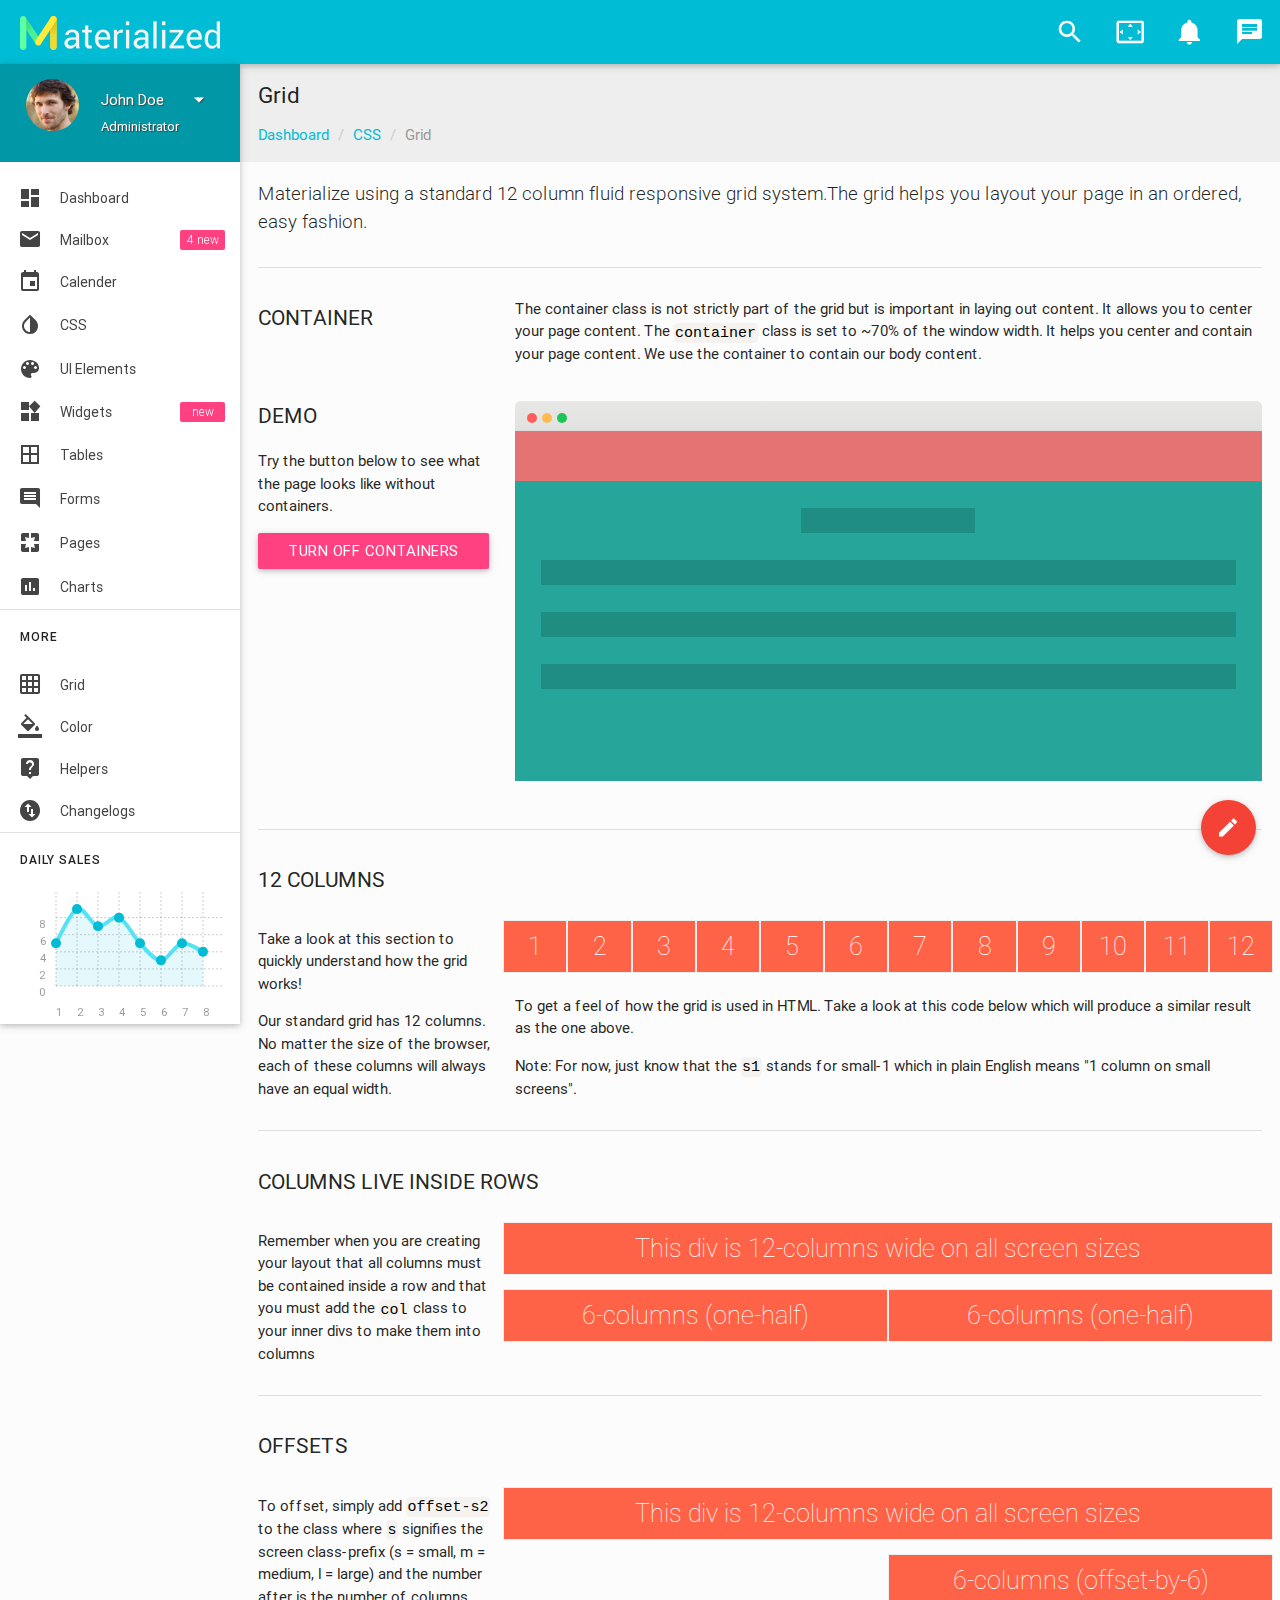
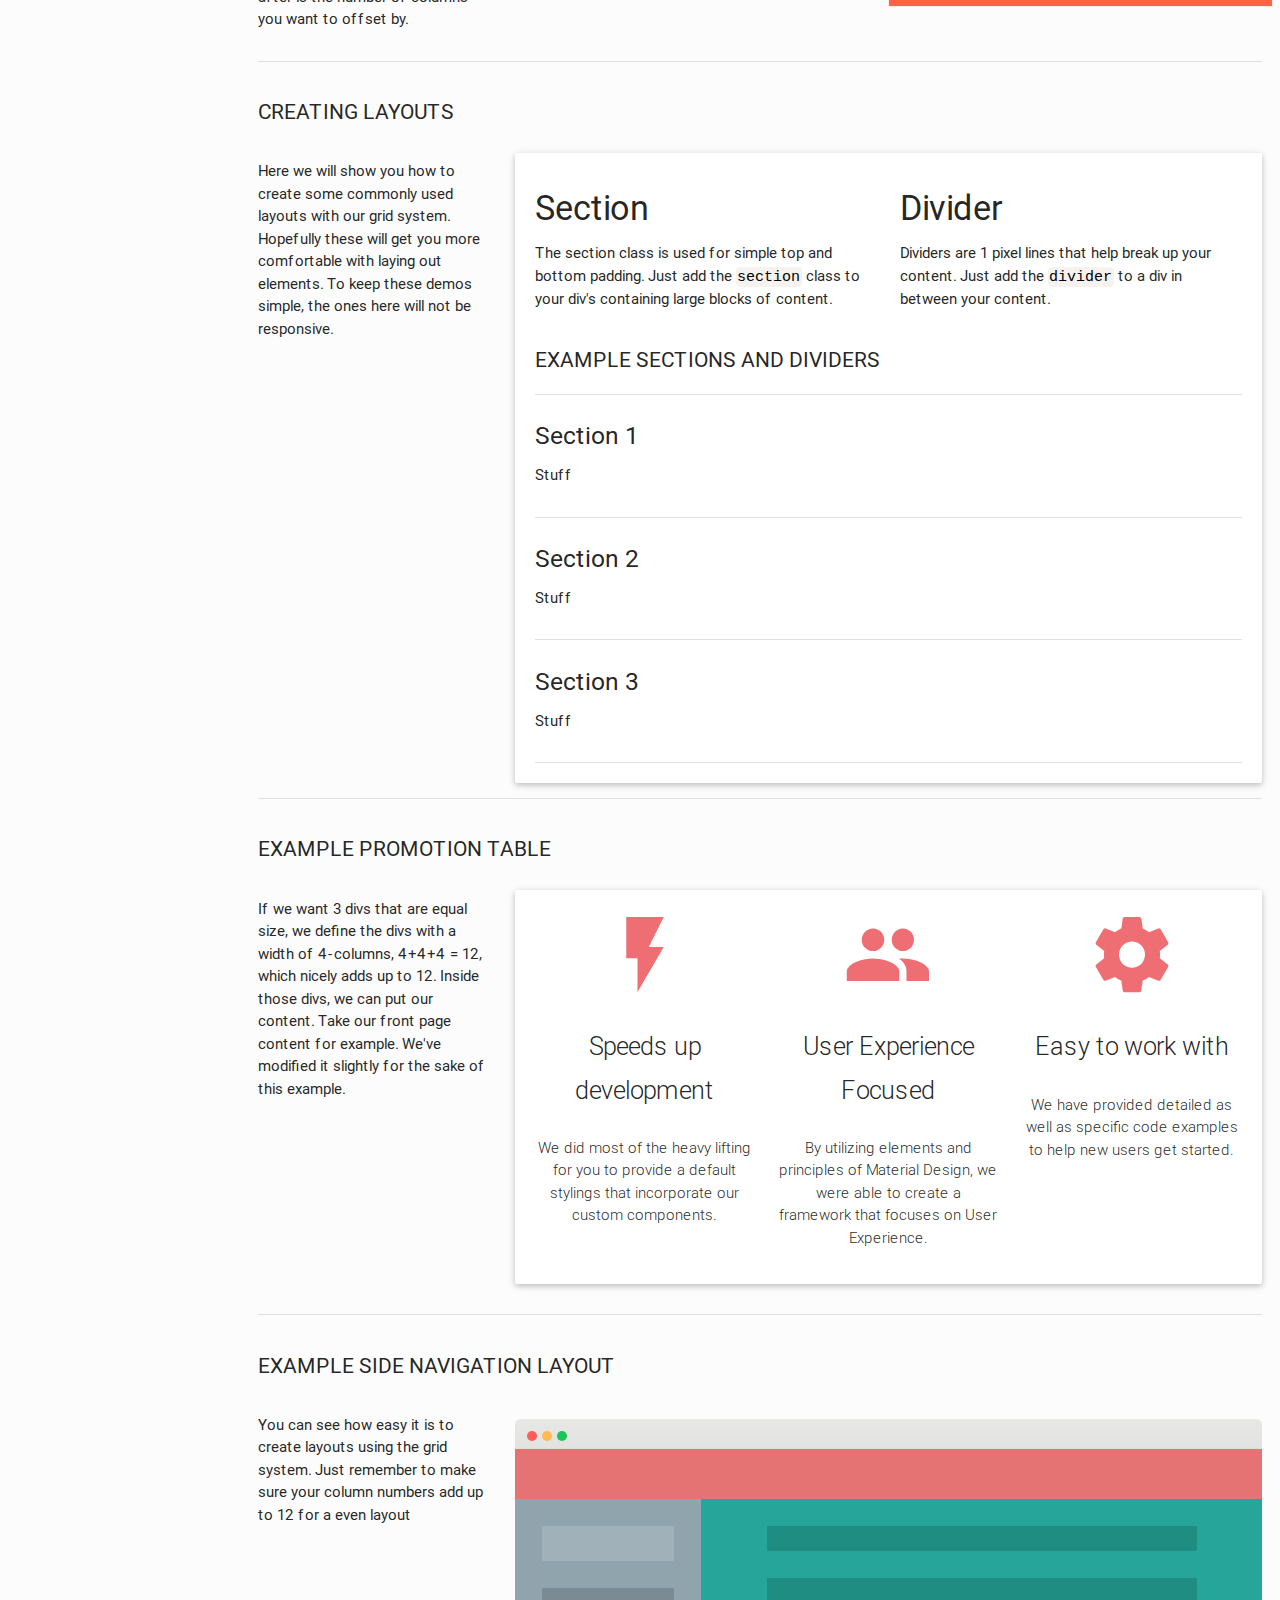
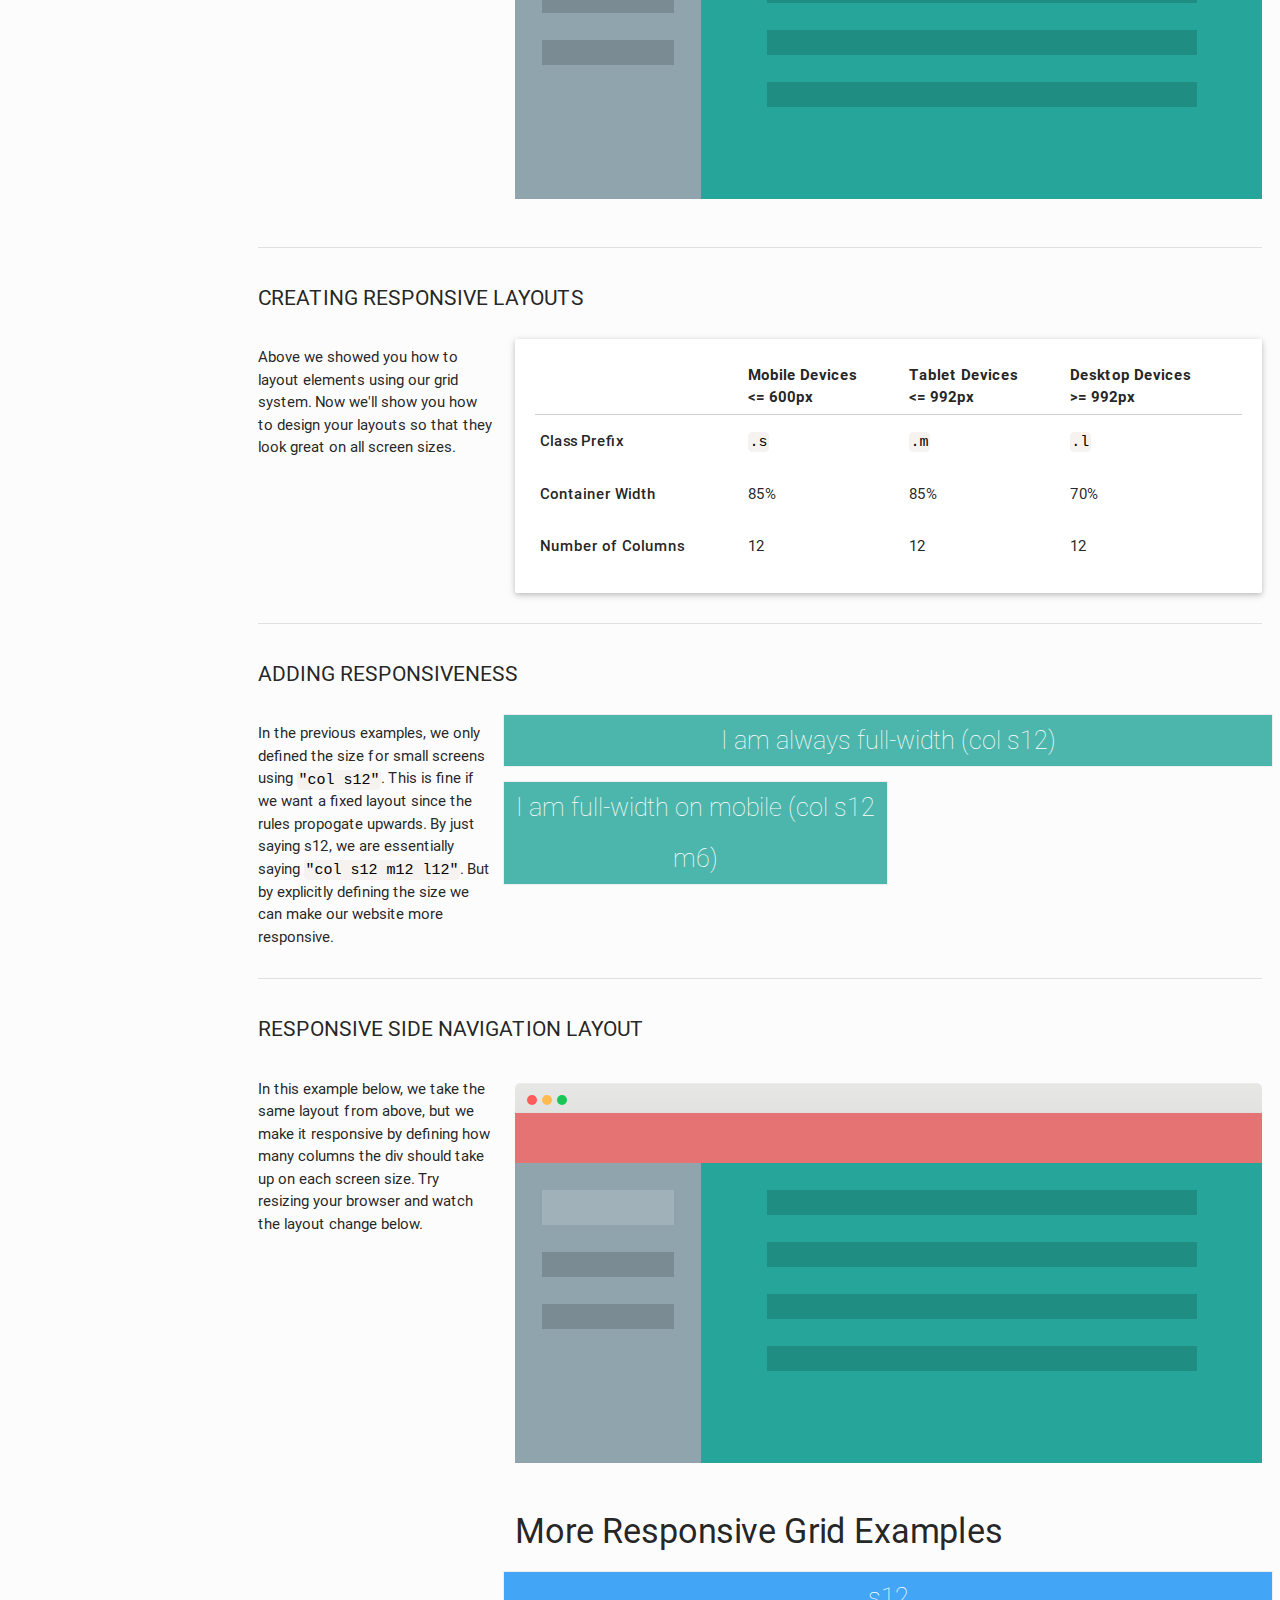
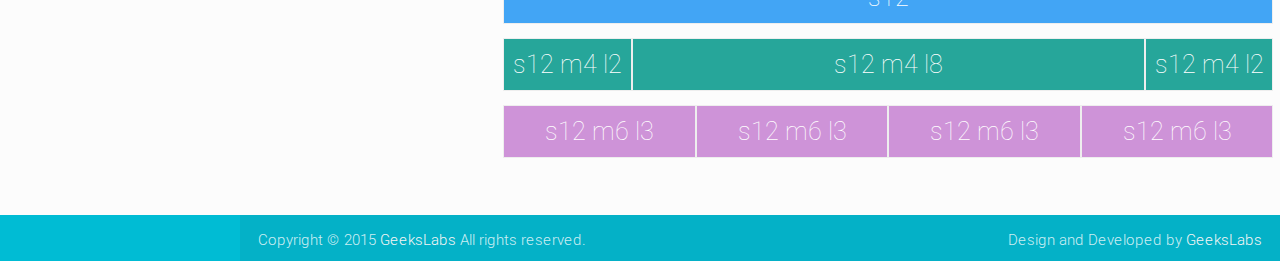
<file: frontend/css-grid.html>
<!DOCTYPE html>
<html lang="en">

<!--================================================================================
	Item Name: Materialize - Material Design Admin Template
	Version: 1.0
	Author: GeeksLabs
	Author URL: http://www.themeforest.net/user/geekslabs
================================================================================ -->

<head>
    <meta http-equiv="Content-Type" content="text/html; charset=UTF-8">
    <meta name="viewport" content="width=device-width, initial-scale=1, maximum-scale=1.0, user-scalable=no">
    <meta http-equiv="X-UA-Compatible" content="IE=edge">
    <meta name="msapplication-tap-highlight" content="no">
    <meta name="description" content="Materialize is a Material Design Admin Template,It's modern, responsive and based on Material Design by Google. ">
    <meta name="keywords" content="materialize, admin template, dashboard template, flat admin template, responsive admin template,">
    <title>Grid | Materialize - Material Design Admin Template</title>

    <!-- Favicons-->
    <link rel="icon" href="images/favicon/favicon-32x32.png" sizes="32x32">
    <!-- Favicons-->
    <link rel="apple-touch-icon-precomposed" href="images/favicon/apple-touch-icon-152x152.png">
    <!-- For iPhone -->
    <meta name="msapplication-TileColor" content="#00bcd4">
    <meta name="msapplication-TileImage" content="images/favicon/mstile-144x144.png">
    <!-- For Windows Phone -->


    <!-- CORE CSS-->
    
    <link href="css/materialize.css" type="text/css" rel="stylesheet" media="screen,projection">
    <link href="css/style.css" type="text/css" rel="stylesheet" media="screen,projection">


    <!-- INCLUDED PLUGIN CSS ON THIS PAGE -->
    <link href="css/prism.css" type="text/css" rel="stylesheet" media="screen,projection">
    <link href="js/plugins/perfect-scrollbar/perfect-scrollbar.css" type="text/css" rel="stylesheet" media="screen,projection">
    <link href="js/plugins/chartist-js/chartist.min.css" type="text/css" rel="stylesheet" media="screen,projection">
</head>

<body>
    <!-- Start Page Loading -->
    <div id="loader-wrapper">
        <div id="loader"></div>        
        <div class="loader-section section-left"></div>
        <div class="loader-section section-right"></div>
    </div>
    <!-- End Page Loading -->

    <!-- //////////////////////////////////////////////////////////////////////////// -->

    <!-- START HEADER -->
    <header id="header" class="page-topbar">
        <!-- start header nav-->
        <div class="navbar-fixed">
            <nav class="cyan">
                <div class="nav-wrapper">
                    <h1 class="logo-wrapper"><a href="index.html" class="brand-logo darken-1"><img src="images/materialize-logo.png" alt="materialize logo"></a> <span class="logo-text">Materialize</span></h1>
                    <ul class="right hide-on-med-and-down">
                        <li class="search-out">
                            <input type="text" class="search-out-text">
                        </li>
                        <li>    
                            <a href="javascript:void(0);" class="waves-effect waves-block waves-light show-search"><i class="mdi-action-search"></i></a>                              
                        </li>
                        <li><a href="javascript:void(0);" class="waves-effect waves-block waves-light toggle-fullscreen"><i class="mdi-action-settings-overscan"></i></a>
                        </li>
                        <li><a href="javascript:void(0);" class="waves-effect waves-block waves-light"><i class="mdi-social-notifications"></i></a>
                        </li>
                        <!-- Dropdown Trigger -->                        
                        <li><a href="#" data-activates="chat-out" class="waves-effect waves-block waves-light chat-collapse"><i class="mdi-communication-chat"></i></a>
                        </li>
                    </ul>
                </div>
            </nav>
        </div>
        <!-- end header nav-->
  </header>
    <!-- END HEADER -->

    <!-- //////////////////////////////////////////////////////////////////////////// -->

    <!-- START MAIN -->
    <div id="main">
        <!-- START WRAPPER -->
        <div class="wrapper">

            <!-- START LEFT SIDEBAR NAV-->
            <aside id="left-sidebar-nav">
          <ul id="slide-out" class="side-nav fixed leftside-navigation">
              <li class="user-details cyan darken-2">
                  <div class="row">
                      <div class="col col s4 m4 l4">
                          <img src="images/avatar.jpg" alt="" class="circle responsive-img valign profile-image">
                      </div>
                      <div class="col col s8 m8 l8">
                          <ul id="profile-dropdown" class="dropdown-content">
                              <li><a href="#"><i class="mdi-action-face-unlock"></i> Profile</a>
                              </li>
                              <li><a href="#"><i class="mdi-action-settings"></i> Settings</a>
                              </li>
                              <li><a href="#"><i class="mdi-communication-live-help"></i> Help</a>
                              </li>
                              <li class="divider"></li>
                              <li><a href="#"><i class="mdi-action-lock-outline"></i> Lock</a>
                              </li>
                              <li><a href="#"><i class="mdi-hardware-keyboard-tab"></i> Logout</a>
                              </li>
                          </ul>
                          <a class="btn-flat dropdown-button waves-effect waves-light white-text profile-btn" href="#" data-activates="profile-dropdown">John Doe<i class="mdi-navigation-arrow-drop-down right"></i></a>
                          <p class="user-roal">Administrator</p>
                      </div>
                  </div>
              </li>
              <li class="bold"><a href="index.html" class="waves-effect waves-cyan"><i class="mdi-action-dashboard"></i> Dashboard</a>
              </li>
              <li class="bold"><a href="app-email.html" class="waves-effect waves-cyan"><i class="mdi-communication-email"></i> Mailbox <span class="new badge">4</span></a>
              </li>
              <li class="bold"><a href="app-calendar.html" class="waves-effect waves-cyan"><i class="mdi-editor-insert-invitation"></i> Calender</a>
              </li>
              <li class="no-padding">
                  <ul class="collapsible collapsible-accordion">
                      <li class="bold"><a class="collapsible-header waves-effect waves-cyan"><i class="mdi-action-invert-colors"></i> CSS</a>
                          <div class="collapsible-body">
                              <ul>
                                  <li><a href="css-typography.html">Typography</a>
                                  </li>                                        
                                  <li><a href="css-icons.html">Icons</a>
                                  </li>
                                  <li><a href="css-shadow.html">Shadow</a>
                                  </li>
                                  <li><a href="css-media.html">Media</a>
                                  </li>
                                  <li><a href="css-sass.html">Sass</a>
                                  </li>
                              </ul>
                          </div>
                      </li>
                      <li class="bold"><a class="collapsible-header  waves-effect waves-cyan"><i class="mdi-image-palette"></i> UI Elements</a>
                          <div class="collapsible-body">
                              <ul>
                                  <li><a href="ui-buttons.html">Buttons</a>
                                  </li>
                                  <li><a href="ui-badges.html">Badges</a>
                                  </li>
                                  <li><a href="ui-cards.html">Cards</a>
                                  </li>
                                  <li><a href="ui-collections.html">Collections</a>
                                  </li>
                                  <li><a href="ui-accordions.html">Accordian</a>
                                  </li>                                        
                                  <li><a href="ui-navbar.html">Navbar</a>
                                  </li>
                                  <li><a href="ui-pagination.html">Pagination</a>
                                  </li>
                                  <li><a href="ui-preloader.html">Preloader</a>
                                  </li>
                                  <li><a href="ui-modals.html">Modals</a>
                                  </li>
                                  <li><a href="ui-media.html">Media</a>
                                  </li>
                                  <li><a href="ui-toasts.html">Toasts</a>
                                  </li>
                                  <li><a href="ui-tooltip.html">Tooltip</a>
                                  </li>
                              </ul>
                          </div>
                      </li>
                      <li class="bold"><a href="app-widget.html" class="waves-effect waves-cyan"><i class="mdi-device-now-widgets"></i> Widgets <span class="new badge"></span></a>
                      </li>
                      <li class="bold"><a class="collapsible-header  waves-effect waves-cyan"><i class="mdi-editor-border-all"></i> Tables</a>
                          <div class="collapsible-body">
                              <ul>
                                  <li><a href="table-basic.html">Basic Tables</a>
                                  </li>
                                  <li><a href="table-data.html">Data Tables</a>
                                  </li>
                              </ul>
                          </div>
                      </li>
                      <li class="bold"><a class="collapsible-header  waves-effect waves-cyan"><i class="mdi-editor-insert-comment"></i> Forms</a>
                          <div class="collapsible-body">
                              <ul>
                                  <li><a href="form-elements.html">Form Elements</a>
                                  </li>
                                  <li><a href="form-layouts.html">Form Layouts</a>
                                  </li>
                              </ul>
                          </div>
                      </li>
                      <li class="bold"><a class="collapsible-header  waves-effect waves-cyan"><i class="mdi-social-pages"></i> Pages</a>
                          <div class="collapsible-body">
                              <ul>                                        
                                  <li><a href="page-login.html">Login</a>
                                  </li>
                                  <li><a href="page-register.html">Register</a>
                                  </li>
                                  <li><a href="page-lock-screen.html">Lock Screen</a>
                                  </li>
                                  <li><a href="page-invoice.html">Invoice</a>
                                  </li>
                                  <li><a href="page-404.html">404</a>
                                  </li>
                                  <li><a href="page-500.html">500</a>
                                  </li>
                                  <li><a href="page-blank.html">Blank</a>
                                  </li>
                              </ul>
                          </div>
                      </li>
                      <li class="bold"><a class="collapsible-header waves-effect waves-cyan"><i class="mdi-editor-insert-chart"></i> Charts</a>
                          <div class="collapsible-body">
                              <ul>
                                  <li><a href="charts-chartjs.html">Chart JS</a>
                                  </li>
                                  <li><a href="charts-chartist.html">Chartist</a>
                                  </li>
                                  <li><a href="charts-morris.html">Morris Charts</a>
                                  </li>
                                  <li><a href="charts-xcharts.html">xCharts</a>
                                  </li>
                                  <li><a href="charts-flotcharts.html">Flot Charts</a>
                                  </li>
                                  <li><a href="charts-sparklines.html">Sparkline Charts</a>
                                  </li>
                              </ul>
                          </div>
                      </li>
                  </ul>
              </li>
              <li class="li-hover"><div class="divider"></div></li>
              <li class="li-hover"><p class="ultra-small margin more-text">MORE</p></li>
              <li><a href="css-grid.html"><i class="mdi-image-grid-on"></i> Grid</a>
              </li>
              <li><a href="css-color.html"><i class="mdi-editor-format-color-fill"></i> Color</a>
              </li>
              <li><a href="css-helpers.html"><i class="mdi-communication-live-help"></i> Helpers</a>
              </li>
              <li><a href="changelogs.html"><i class="mdi-action-swap-vert-circle"></i> Changelogs</a>
              </li>
              <li class="li-hover"><div class="divider"></div></li>
              <li class="li-hover"><p class="ultra-small margin more-text">Daily Sales</p></li>
              <li class="li-hover">
                  <div class="row">
                      <div class="col s12 m12 l12">
                          <div class="sample-chart-wrapper">                            
                              <div class="ct-chart ct-golden-section" id="ct2-chart"></div>
                          </div>
                      </div>
                  </div>
              </li>
          </ul>
          <a href="#" data-activates="slide-out" class="sidebar-collapse btn-floating btn-medium waves-effect waves-light hide-on-large-only darken-2"><i class="mdi-navigation-menu" ></i></a>
      </aside>
            <!-- END LEFT SIDEBAR NAV-->

            <!-- //////////////////////////////////////////////////////////////////////////// -->

            <!-- START CONTENT -->
            <section id="content">

                <!--breadcrumbs start-->
                <div id="breadcrumbs-wrapper" class=" grey lighten-3">
                    <div class="container">
                        <div class="row">
                            <div class="col s12 m12 l12">
                                <h5 class="breadcrumbs-title">Grid</h5>
                                <ol class="breadcrumb">
                                    <li><a href="index.html">Dashboard</a>
                                    </li>
                                    <li><a href="#">CSS</a>
                                    </li>
                                    <li class="active">Grid</li>
                                </ol>
                            </div>
                        </div>
                    </div>
                </div>
                <!--breadcrumbs end-->


                <!--start container-->
                <div class="container">
                    <p class="caption">Materialize using a standard 12 column fluid responsive grid system.The grid helps you layout your page in an ordered, easy fashion.</p>
                    <div class="divider"></div>
                    <div id="grid-container" class="section">
                        <div class="row">
                            <div class="col s12 m4 l3">
                                <h4 class="header">Container</h4>
                            </div>
                            <div class="col s12 m8 l9">
                                <p>The container class is not strictly part of the grid but is important in laying out content. It allows you to center your page content. The <code class=" language-markup">container</code> class is set to ~70% of the window
                                    width. It helps you center and contain your page content. We use the container to contain our body content.</p>
                            </div>
                        </div>
                        <div class="row">
                            <div class="col s12 m4 l3">
                                <h4 class="header">Demo</h4>
                                <p>Try the button below to see what the page looks like without containers.</p>
                                <a id="container-toggle-button" class="btn waves-effect waves-light">Turn off Containers</a>
                            </div>
                            <div class="col s12 m8 l9">
                                <div class="row">
                                        <div class="col s12">
                                            <div class="browser-window">
                                                <div class="top-bar">
                                                    <div class="circles">
                                                        <div id="close-circle" class="circle"></div>
                                                        <div id="minimize-circle" class="circle"></div>
                                                        <div id="maximize-circle" class="circle"></div>
                                                    </div>
                                                </div>
                                                <div class="content">
                                                    <div class="row">

                                                        <div id="site-layout-example-top" class="col s12">
                                                            <!-- <p class="flat-text-logo"></p> -->
                                                        </div>
                                                        <div id="site-layout-example-right" class="col s12">
                                                            <div class="container">

                                                                <p class="flat-text small"></p>
                                                                <p class="flat-text full-width"></p>
                                                                <p class="flat-text full-width"></p>
                                                                <p class="flat-text full-width"></p>
                                                            </div>
                                                        </div>
                                                    </div>
                                                </div>
                                            </div>
                                        </div>
                                    </div>
                            </div>
                        </div>
                    </div>

                    <!-- Grid visual demo -->
                    <div class="divider"></div>
                    <!--grid intro-->
                    <div id="grid-intro" class="section">
                        <h4 class="header">12 Columns</h4>
                        <div class="row">
                            <div class="col s12 m4 l3">
                                <p>Take a look at this section to quickly understand how the grid works!</p>
                                <p>Our standard grid has 12 columns. No matter the size of the browser, each of these columns will always have an equal width.</p>
                            </div>
                            <div class="col s12 m8 l9">
                                
                                    <div class="row">
                                        <div class="col s1 grid-example"><span class="flow-text">1</span>
                                        </div>
                                        <div class="col s1 grid-example"><span class="flow-text">2</span>
                                        </div>
                                        <div class="col s1 grid-example"><span class="flow-text">3</span>
                                        </div>
                                        <div class="col s1 grid-example"><span class="flow-text">4</span>
                                        </div>
                                        <div class="col s1 grid-example"><span class="flow-text">5</span>
                                        </div>
                                        <div class="col s1 grid-example"><span class="flow-text">6</span>
                                        </div>
                                        <div class="col s1 grid-example"><span class="flow-text">7</span>
                                        </div>
                                        <div class="col s1 grid-example"><span class="flow-text">8</span>
                                        </div>
                                        <div class="col s1 grid-example"><span class="flow-text">9</span>
                                        </div>
                                        <div class="col s1 grid-example"><span class="flow-text">10</span>
                                        </div>
                                        <div class="col s1 grid-example"><span class="flow-text">11</span>
                                        </div>
                                        <div class="col s1 grid-example"><span class="flow-text">12</span>
                                        </div>
                                    </div>
                                <p>To get a feel of how the grid is used in HTML. Take a look at this code below which will produce a similar result as the one above.</p>
                                <p>Note: For now, just know that the <code class=" language-markup">s1</code> stands for small-1 which in plain English means "1 column on small screens".</p>
                            </div>
                        </div>
                    </div>

                    <div class="divider"></div>
                    <!--Columns live inside Rows-->
                    <div id="columns-live-inside-rows" class="section">
                        <h4 class="header">Columns live inside Rows</h4>
                        <div class="row">
                            <div class="col s12 m4 l3">
                                <p>Remember when you are creating your layout that all columns must be contained inside a row and that you must add the <code class=" language-markup">col</code> class to your inner divs to make them into columns</p>
                            </div>
                            <div class="col s12 m8 l9">
                                <div class="row">
                                    <div class="col s12 grid-example"><span class="flow-text">This div is 12-columns wide on all screen sizes</span>
                                    </div>
                                    <div class="col s6 grid-example"><span class="flow-text">6-columns (one-half)</span>
                                    </div>
                                    <div class="col s6 grid-example"><span class="flow-text">6-columns (one-half)</span>
                                    </div>
                                </div>
                            </div>
                        </div>
                    </div>

                    <div class="divider"></div>
                    <!--Offsets-->
                    <div id="grid-offsets" class="section">
                        <h4 class="header">Offsets</h4>
                        <div class="row">
                            <div class="col s12 m4 l3">
                                <p>To offset, simply add <code class=" language-markup">offset-s2</code> to the class where <code class=" language-markup">s</code> signifies the screen class-prefix (s = small, m = medium, l = large) and the number after
                                    is the number of columns you want to offset by.</p>
                            </div>
                            <div class="col s12 m8 l9">
                                <div class="row">
                                    <div class="col s12 grid-example"><span class="flow-text">This div is 12-columns wide on all screen sizes</span>
                                    </div>
                                    <div class="col s6 offset-s6 grid-example"><span class="flow-text">6-columns (offset-by-6)</span>
                                    </div>
                                </div>
                            </div>
                        </div>
                    </div>

                    <div class="divider"></div>
                    <!--Creating Layouts-->
                    <div id="grid-layouts" class="section">
                        <h4 class="header">Creating Layouts</h4>
                        <div class="row">
                            <div class="col s12 m4 l3">
                                <p>Here we will show you how to create some commonly used layouts with our grid system. Hopefully these will get you more comfortable with laying out elements. To keep these demos simple, the ones here will not be responsive.</p>
                            </div>
                            <div class="col s12 m8 l9">
                                <div class="card-panel">
                                    <div class="row">
                                        <div class="col s12 m6">
                                            <h4>Section</h4>
                                            <p>The section class is used for simple top and bottom padding. Just add the <code class=" language-markup">section</code> class to your div's containing large blocks of content.</p>
                                        </div>
                                        <div class="col s12 m6">
                                            <h4>Divider</h4>
                                            <p>Dividers are 1 pixel lines that help break up your content. Just add the <code class=" language-markup">divider</code> to a div in between your content.</p>
                                        </div>
                                    </div>
                                    <!--Sections and Dividers-->
                                    <h4 class="header">Example Sections and Dividers</h4>
                                    <div class="divider"></div>
                                    <div class="section">
                                        <h5>Section 1</h5>
                                        <p>Stuff</p>
                                    </div>
                                    <div class="divider"></div>
                                    <div class="section">
                                        <h5>Section 2</h5>
                                        <p>Stuff</p>
                                    </div>
                                    <div class="divider"></div>
                                    <div class="section">
                                        <h5>Section 3</h5>
                                        <p>Stuff</p>
                                    </div>
                                    <div class="divider"></div>
                                </div>
                            </div>
                        </div>


                        <div class="divider"></div>
                        <!--Example Promotion Table-->
                        <div id="promotion-table" class="section">
                            <h4 class="header">Example Promotion Table</h4>
                            <div class="row">
                                <div class="col s12 m4 l3">
                                    <p>If we want 3 divs that are equal size, we define the divs with a width of 4-columns, 4+4+4 = 12, which nicely adds up to 12. Inside those divs, we can put our content. Take our front page content for example. We've
                                        modified it slightly for the sake of this example.</p>
                                </div>
                                <div class="col s12 m8 l9">
                                    <div class="card-panel">
                                        <div class="row">
                                            <div class="col s4">
                                                <div class="center promo promo-example">
                                                    <i class="mdi-image-flash-on"></i>
                                                    <p class="flow-text">Speeds up development</p>
                                                    <p class="light center">We did most of the heavy lifting for you to provide a default stylings that incorporate our custom components.</p>
                                                </div>
                                            </div>
                                            <div class="col s4">
                                                <div class="center promo promo-example">
                                                    <i class="mdi-social-group"></i>
                                                    <p class="flow-text">User Experience Focused</p>
                                                    <p class="light center">By utilizing elements and principles of Material Design, we were able to create a framework that focuses on User Experience.</p>
                                                </div>
                                            </div>
                                            <div class="col s4">
                                                <div class="center promo promo-example">
                                                    <i class="mdi-action-settings"></i>
                                                    <p class="flow-text">Easy to work with</p>
                                                    <p class="light center">We have provided detailed  as well as specific code examples to help new users get started.</p>
                                                </div>
                                            </div>
                                        </div>
                                    </div>
                                </div>
                            </div>
                        </div>

                        <div class="divider"></div>
                        <!--Example Side Navigation Layout-->
                        <div id="side-navigation-layout" class="section">
                            <h4 class="header">Example Side Navigation Layout</h4>
                            <div class="row">
                                <div class="col s12 m4 l3">
                                    <p>You can see how easy it is to create layouts using the grid system. Just remember to make sure your column numbers add up to 12 for a even layout</p>
                                </div>
                                <div class="col s12 m8 l9">
                                    <div class="row">
                                            <div class="col s12">
                                                <div class="browser-window">
                                                    <div class="top-bar">
                                                        <div class="circles">
                                                            <div id="close-circle" class="circle"></div>
                                                            <div id="minimize-circle" class="circle"></div>
                                                            <div id="maximize-circle" class="circle"></div>
                                                        </div>
                                                    </div>
                                                    <div class="content">
                                                        <div class="row">

                                                            <div id="site-layout-example-top" class="col s12">
                                                                <!-- <p class="flat-text-logo"></p> -->
                                                            </div>
                                                            <div id="site-layout-example-left" class="col s3">
                                                                <p class="flat-text-header"></p>
                                                                <p class="flat-text"></p>
                                                                <p class="flat-text"></p>
                                                            </div>
                                                            <div id="site-layout-example-right" class="col s9">
                                                                <p class="flat-text"></p>
                                                                <p class="flat-text"></p>
                                                                <p class="flat-text"></p>
                                                                <p class="flat-text"></p>
                                                            </div>
                                                        </div>
                                                    </div>
                                                </div>
                                            </div>
                                        </div>
                                </div>
                            </div>
                        </div>

                        <div class="divider"></div>
                        <!--Creating Responsive Layouts-->
                        <div id="grid-responsive" class="section">
                            <h4 class="header">Creating Responsive Layouts</h4>
                            <div class="row">
                                <div class="col s12 m4 l3">
                                    <p>Above we showed you how to layout elements using our grid system. Now we'll show you how to design your layouts so that they look great on all screen sizes.</p>
                                </div>
                                <div class="col s12 m8 l9">
                                    <div class="card-panel">
                                        <table class="hoverable">
                                            <thead>
                                                <tr>
                                                    <th></th>
                                                    <th data-field="id">Mobile Devices
                                                        <br>&lt;= 600px</th>
                                                    <th data-field="name">Tablet Devices
                                                        <br>&lt;= 992px</th>
                                                    <th data-field="price">Desktop Devices
                                                        <br>&gt;= 992px</th>
                                                </tr>
                                            </thead>
                                            <tbody>
                                                <tr>
                                                    <td><strong>Class Prefix</strong>
                                                    </td>
                                                    <td><code class=" language-markup">.s</code>
                                                    </td>
                                                    <td><code class=" language-markup">.m</code>
                                                    </td>
                                                    <td><code class=" language-markup">.l</code>
                                                    </td>
                                                </tr>
                                                <tr>
                                                    <td><strong>Container Width</strong>
                                                    </td>
                                                    <td>85%</td>
                                                    <td>85%</td>
                                                    <td>70%</td>
                                                </tr>
                                                <tr>
                                                    <td><strong>Number of Columns</strong>
                                                    </td>
                                                    <td>12</td>
                                                    <td>12</td>
                                                    <td>12</td>
                                                </tr>
                                            </tbody>
                                        </table>
                                    </div>
                                </div>
                            </div>
                        </div>

                        <div class="divider"></div>
                        <!--Creating Responsive Layouts-->
                        <div id="adding-responsiveness" class="section">
                            <h4 class="header">Adding Responsiveness</h4>
                            <div class="row">
                                <div class="col s12 m4 l3">
                                    <p>In the previous examples, we only defined the size for small screens using <code class=" language-markup">"col s12"</code>. This is fine if we want a fixed layout since the rules propogate upwards. By just saying s12,
                                        we are essentially saying <code class=" language-markup">"col s12 m12 l12"</code>. But by explicitly defining the size we can make our website more responsive.</p>
                                </div>
                                <div class="col s12 m8 l9">
                                    <div class="row">
                                            <div class="grid-example col s12 teal lighten-2"><span class="flow-text">I am always full-width (col s12)</span>
                                            </div>
                                            <div class="grid-example col s12 m6 teal lighten-2"><span class="flow-text">I am full-width on mobile (col s12 m6)</span>
                                            </div>
                                        </div>
                                </div>
                            </div>
                        </div>

                        <div class="divider"></div>
                        <!--Responsive Side Navigation Layout-->
                        <div id="responsive-side-navigation-layout" class="section">
                            <h4 class="header">Responsive Side Navigation Layout</h4>
                            <div class="row">
                                <div class="col s12 m4 l3">
                                    <p>In this example below, we take the same layout from above, but we make it responsive by defining how many columns the div should take up on each screen size. Try resizing your browser and watch the layout change below.</p>
                                </div>
                                <div class="col s12 m8 l9">
                                    <div class="row">
                                        <div class="col s12">
                                            <div class="browser-window">
                                                <div class="top-bar">
                                                    <div class="circles">
                                                        <div id="close-circle" class="circle"></div>
                                                        <div id="minimize-circle" class="circle"></div>
                                                        <div id="maximize-circle" class="circle"></div>
                                                    </div>
                                                </div>
                                                <div class="content">
                                                    <div class="row">

                                                        <div id="site-layout-example-top" class="col s12">
                                                            <!-- <p class="flat-text-logo"></p> -->
                                                        </div>
                                                        <div id="site-layout-example-left" class="col s12 m4 l3">
                                                            <p class="flat-text-header"></p>
                                                            <p class="flat-text"></p>
                                                            <p class="flat-text"></p>
                                                        </div>
                                                        <div id="site-layout-example-right" class="col s12 m8 l9">
                                                            <p class="flat-text"></p>
                                                            <p class="flat-text"></p>
                                                            <p class="flat-text"></p>
                                                            <p class="flat-text"></p>
                                                        </div>
                                                    </div>
                                                </div>
                                            </div>
                                        </div>
                                    </div>
                                    <h4>More Responsive Grid Examples</h4>
                                    <div class="row">
                                        <div class="col grid-example s12 blue lighten-1"><span class="flow-text">s12</span>
                                        </div>
                                        <div class="col grid-example s12 m4 l2 teal lighten-1"><span class="flow-text">s12 m4 l2</span>
                                        </div>
                                        <div class="col grid-example s12 m4 l8 teal lighten-1"><span class="flow-text">s12 m4 l8</span>
                                        </div>
                                        <div class="col grid-example s12 m4 l2 teal lighten-1"><span class="flow-text">s12 m4 l2</span>
                                        </div>
                                        <div class="col grid-example s12 m6 l3 purple lighten-3"><span class="flow-text">s12 m6 l3</span>
                                        </div>
                                        <div class="col grid-example s12 m6 l3 purple lighten-3"><span class="flow-text">s12 m6 l3</span>
                                        </div>
                                        <div class="col grid-example s12 m6 l3 purple lighten-3"><span class="flow-text">s12 m6 l3</span>
                                        </div>
                                        <div class="col grid-example s12 m6 l3 purple lighten-3"><span class="flow-text">s12 m6 l3</span>
                                        </div>
                                    </div>
                                </div>
                            </div>
                        </div>
                    </div>
                    
                    <!-- Floating Action Button -->
            <div class="fixed-action-btn" style="bottom: 45px; right: 24px;">
                <a class="btn-floating btn-large red">
                  <i class="large mdi-editor-mode-edit"></i>
                </a>
                <ul>
                  <li><a href="css-helpers.html" class="btn-floating red"><i class="large mdi-communication-live-help"></i></a></li>
                  <li><a href="app-widget.html" class="btn-floating yellow darken-1"><i class="large mdi-device-now-widgets"></i></a></li>
                  <li><a href="app-calendar.html" class="btn-floating green"><i class="large mdi-editor-insert-invitation"></i></a></li>
                  <li><a href="app-email.html" class="btn-floating blue"><i class="large mdi-communication-email"></i></a></li>
                </ul>
            </div>
            <!-- Floating Action Button -->
                </div>
                <!--end container-->

            </section>
            <!-- END CONTENT -->

            <!-- //////////////////////////////////////////////////////////////////////////// -->
            <!-- START RIGHT SIDEBAR NAV-->
            <aside id="right-sidebar-nav">
        <ul id="chat-out" class="side-nav rightside-navigation">
            <li class="li-hover">
            <a href="#" data-activates="chat-out" class="chat-close-collapse right"><i class="mdi-navigation-close"></i></a>
            <div id="right-search" class="row">
                <form class="col s12">
                    <div class="input-field">
                        <i class="mdi-action-search prefix"></i>
                        <input id="icon_prefix" type="text" class="validate">
                        <label for="icon_prefix">Search</label>
                    </div>
                </form>
            </div>
            </li>
            <li class="li-hover">
                <ul class="chat-collapsible" data-collapsible="expandable">
                <li>
                    <div class="collapsible-header teal white-text active"><i class="mdi-social-whatshot"></i>Recent Activity</div>
                    <div class="collapsible-body recent-activity">
                        <div class="recent-activity-list chat-out-list row">
                            <div class="col s3 recent-activity-list-icon"><i class="mdi-action-add-shopping-cart"></i>
                            </div>
                            <div class="col s9 recent-activity-list-text">
                                <a href="#">just now</a>
                                <p>Jim Doe Purchased new equipments for zonal office.</p>
                            </div>
                        </div>
                        <div class="recent-activity-list chat-out-list row">
                            <div class="col s3 recent-activity-list-icon"><i class="mdi-device-airplanemode-on"></i>
                            </div>
                            <div class="col s9 recent-activity-list-text">
                                <a href="#">Yesterday</a>
                                <p>Your Next flight for USA will be on 15th August 2015.</p>
                            </div>
                        </div>
                        <div class="recent-activity-list chat-out-list row">
                            <div class="col s3 recent-activity-list-icon"><i class="mdi-action-settings-voice"></i>
                            </div>
                            <div class="col s9 recent-activity-list-text">
                                <a href="#">5 Days Ago</a>
                                <p>Natalya Parker Send you a voice mail for next conference.</p>
                            </div>
                        </div>
                        <div class="recent-activity-list chat-out-list row">
                            <div class="col s3 recent-activity-list-icon"><i class="mdi-action-store"></i>
                            </div>
                            <div class="col s9 recent-activity-list-text">
                                <a href="#">Last Week</a>
                                <p>Jessy Jay open a new store at S.G Road.</p>
                            </div>
                        </div>
                        <div class="recent-activity-list chat-out-list row">
                            <div class="col s3 recent-activity-list-icon"><i class="mdi-action-settings-voice"></i>
                            </div>
                            <div class="col s9 recent-activity-list-text">
                                <a href="#">5 Days Ago</a>
                                <p>Natalya Parker Send you a voice mail for next conference.</p>
                            </div>
                        </div>
                    </div>
                </li>
                <li>
                    <div class="collapsible-header light-blue white-text active"><i class="mdi-editor-attach-money"></i>Sales Repoart</div>
                    <div class="collapsible-body sales-repoart">
                        <div class="sales-repoart-list  chat-out-list row">
                            <div class="col s8">Target Salse</div>
                            <div class="col s4"><span id="sales-line-1"></span>
                            </div>
                        </div>
                        <div class="sales-repoart-list chat-out-list row">
                            <div class="col s8">Payment Due</div>
                            <div class="col s4"><span id="sales-bar-1"></span>
                            </div>
                        </div>
                        <div class="sales-repoart-list chat-out-list row">
                            <div class="col s8">Total Delivery</div>
                            <div class="col s4"><span id="sales-line-2"></span>
                            </div>
                        </div>
                        <div class="sales-repoart-list chat-out-list row">
                            <div class="col s8">Total Progress</div>
                            <div class="col s4"><span id="sales-bar-2"></span>
                            </div>
                        </div>
                    </div>
                </li>
                <li>
                    <div class="collapsible-header red white-text"><i class="mdi-action-stars"></i>Favorite Associates</div>
                    <div class="collapsible-body favorite-associates">
                        <div class="favorite-associate-list chat-out-list row">
                            <div class="col s4"><img src="images/avatar.jpg" alt="" class="circle responsive-img online-user valign profile-image">
                            </div>
                            <div class="col s8">
                                <p>Eileen Sideways</p>
                                <p class="place">Los Angeles, CA</p>
                            </div>
                        </div>
                        <div class="favorite-associate-list chat-out-list row">
                            <div class="col s4"><img src="images/avatar.jpg" alt="" class="circle responsive-img online-user valign profile-image">
                            </div>
                            <div class="col s8">
                                <p>Zaham Sindil</p>
                                <p class="place">San Francisco, CA</p>
                            </div>
                        </div>
                        <div class="favorite-associate-list chat-out-list row">
                            <div class="col s4"><img src="images/avatar.jpg" alt="" class="circle responsive-img offline-user valign profile-image">
                            </div>
                            <div class="col s8">
                                <p>Renov Leongal</p>
                                <p class="place">Cebu City, Philippines</p>
                            </div>
                        </div>
                        <div class="favorite-associate-list chat-out-list row">
                            <div class="col s4"><img src="images/avatar.jpg" alt="" class="circle responsive-img online-user valign profile-image">
                            </div>
                            <div class="col s8">
                                <p>Weno Carasbong</p>
                                <p>Tokyo, Japan</p>
                            </div>
                        </div>
                        <div class="favorite-associate-list chat-out-list row">
                            <div class="col s4"><img src="images/avatar.jpg" alt="" class="circle responsive-img offline-user valign profile-image">
                            </div>
                            <div class="col s8">
                                <p>Nusja Nawancali</p>
                                <p class="place">Bangkok, Thailand</p>
                            </div>
                        </div>
                    </div>
                </li>
                </ul>
            </li>
        </ul>
      </aside>
            <!-- LEFT RIGHT SIDEBAR NAV-->

        </div>
        <!-- END WRAPPER -->

    </div>
    <!-- END MAIN -->



    <!-- //////////////////////////////////////////////////////////////////////////// -->

    <!-- START FOOTER -->
    <footer class="page-footer">
    <div class="footer-copyright">
      <div class="container">
        <span>Copyright © 2015 <a class="grey-text text-lighten-4" href="http://themeforest.net/user/geekslabs/portfolio?ref=geekslabs" target="_blank">GeeksLabs</a> All rights reserved.</span>
        <span class="right"> Design and Developed by <a class="grey-text text-lighten-4" href="http://geekslabs.com/">GeeksLabs</a></span>
        </div>
    </div>
  </footer>
    <!-- END FOOTER -->



    <!-- ================================================
    Scripts
    ================================================ -->
    
    <!-- jQuery Library -->
    <script type="text/javascript" src="js/jquery-1.11.2.min.js"></script>    
    <!--materialize js-->
    <script type="text/javascript" src="js/materialize.js"></script>
    <!--prism-->
    <script type="text/javascript" src="js/prism.js"></script>
    <!--scrollbar-->
    <script type="text/javascript" src="js/plugins/perfect-scrollbar/perfect-scrollbar.min.js"></script>
    <!-- chartist -->
    <script type="text/javascript" src="js/plugins/chartist-js/chartist.min.js"></script>   
    
    <!--plugins.js - Some Specific JS codes for Plugin Settings-->
    <script type="text/javascript" src="js/plugins.js"></script>
    
</body>

</html>
</file>
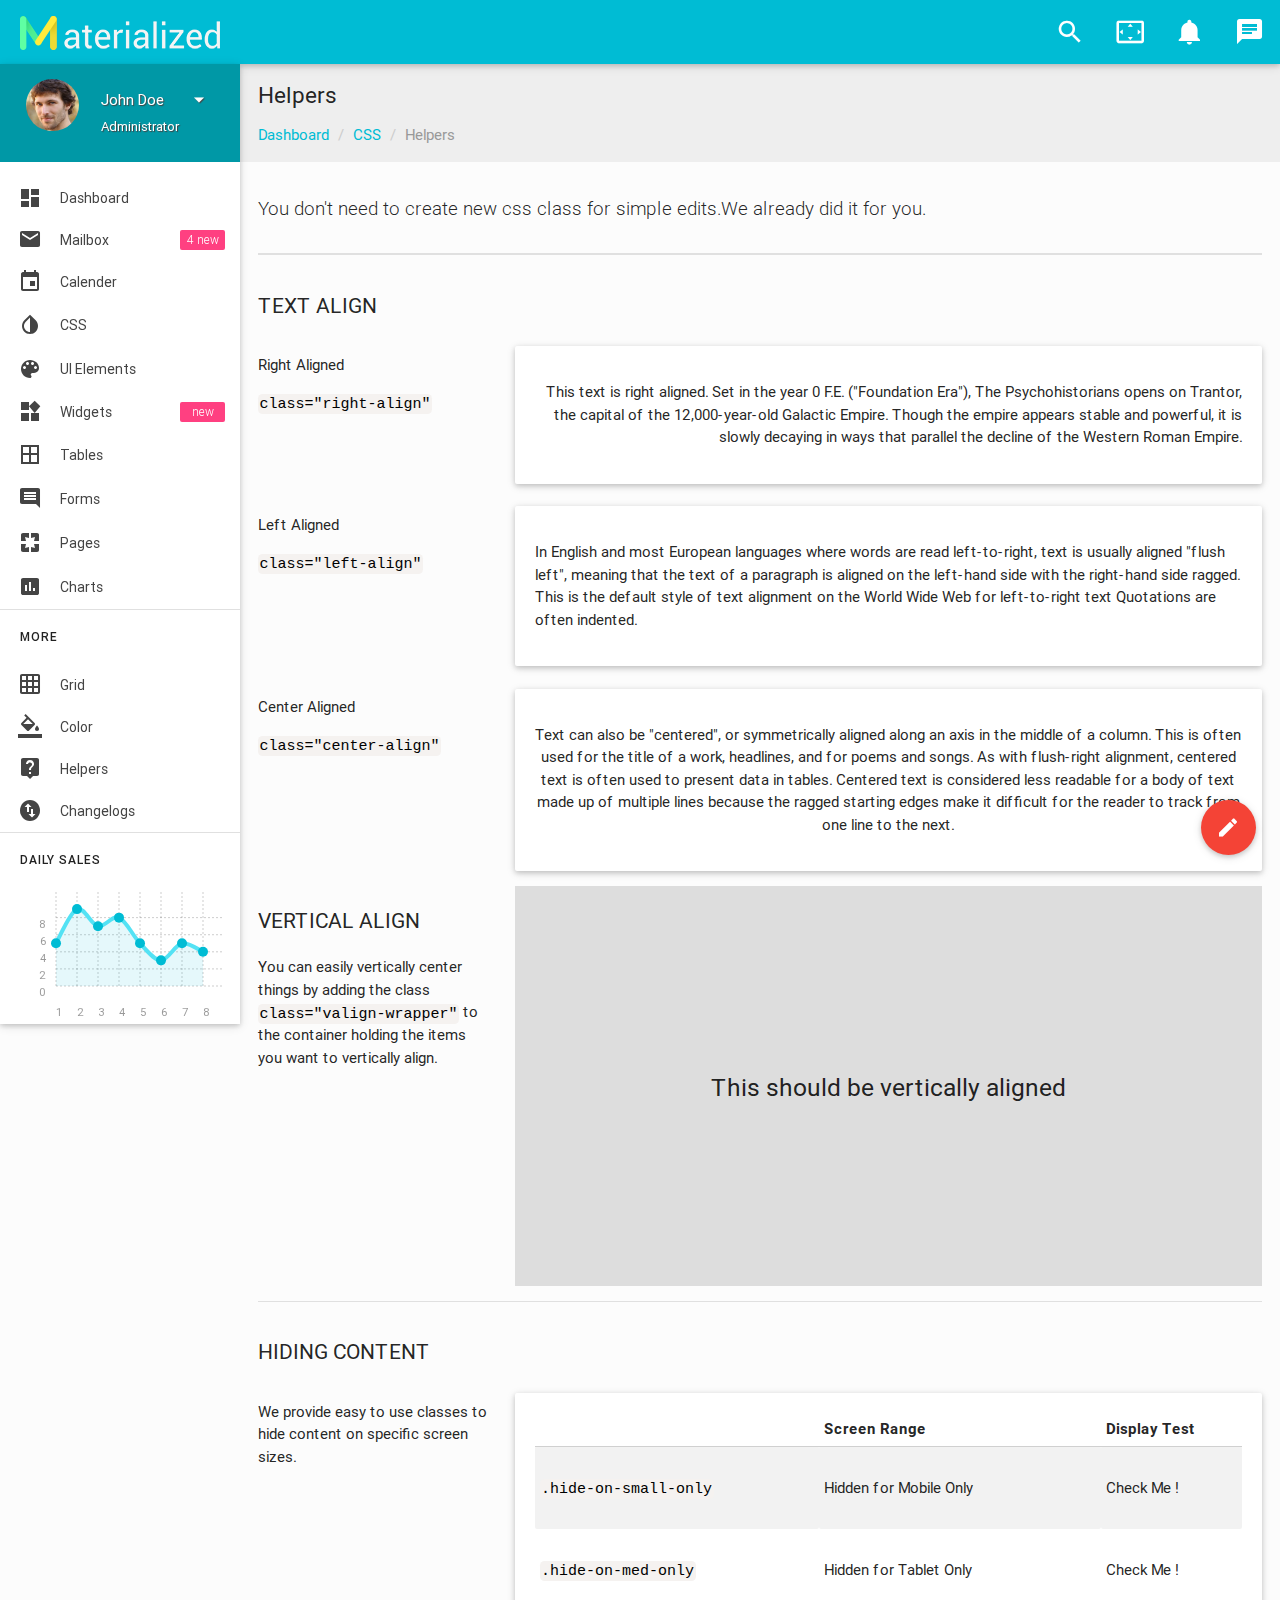
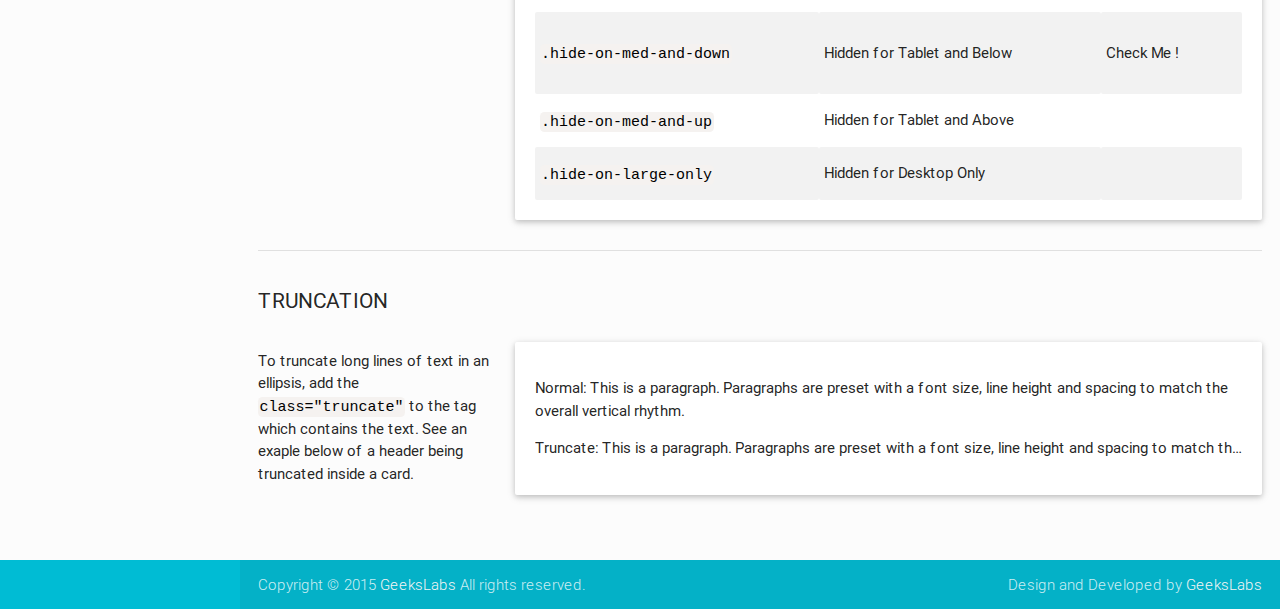
<file: frontend/css-helpers.html>
<!DOCTYPE html>
<html lang="en">

<!--================================================================================
    Item Name: Materialize - Material Design Admin Template
    Version: 1.0
    Author: GeeksLabs
    Author URL: http://www.themeforest.net/user/geekslabs
================================================================================ -->

<head>
  <meta http-equiv="Content-Type" content="text/html; charset=UTF-8">
  <meta name="viewport" content="width=device-width, initial-scale=1, maximum-scale=1.0, user-scalable=no">
  <meta http-equiv="X-UA-Compatible" content="IE=edge">
  <meta name="msapplication-tap-highlight" content="no">
  <meta name="description" content="Materialize is a Material Design Admin Template,It's modern, responsive and based on Material Design by Google. ">
  <meta name="keywords" content="materialize, admin template, dashboard template, flat admin template, responsive admin template,">
  <title>Helpers | Materialize - Material Design Admin Template</title>

  <!-- Favicons-->
  <link rel="icon" href="images/favicon/favicon-32x32.png" sizes="32x32">
  <!-- Favicons-->
  <link rel="apple-touch-icon-precomposed" href="images/favicon/apple-touch-icon-152x152.png">
  <!-- For iPhone -->
  <meta name="msapplication-TileColor" content="#00bcd4">
  <meta name="msapplication-TileImage" content="images/favicon/mstile-144x144.png">
  <!-- For Windows Phone -->


  <!-- CORE CSS-->
  
  <link href="css/materialize.css" type="text/css" rel="stylesheet" media="screen,projection">
  <link href="css/style.css" type="text/css" rel="stylesheet" media="screen,projection">


  <!-- INCLUDED PLUGIN CSS ON THIS PAGE -->
  <link href="css/prism.css" type="text/css" rel="stylesheet" media="screen,projection">
  <link href="js/plugins/perfect-scrollbar/perfect-scrollbar.css" type="text/css" rel="stylesheet" media="screen,projection">
  <link href="js/plugins/chartist-js/chartist.min.css" type="text/css" rel="stylesheet" media="screen,projection">
</head>

<body>
  <!-- Start Page Loading -->
  <div id="loader-wrapper">
    <div id="loader"></div>
    <div class="loader-section section-left"></div>
    <div class="loader-section section-right"></div>
  </div>
  <!-- End Page Loading -->

  <!-- //////////////////////////////////////////////////////////////////////////// -->

  <!-- START HEADER -->
  <header id="header" class="page-topbar">
        <!-- start header nav-->
        <div class="navbar-fixed">
            <nav class="cyan">
                <div class="nav-wrapper">
                    <h1 class="logo-wrapper"><a href="index.html" class="brand-logo darken-1"><img src="images/materialize-logo.png" alt="materialize logo"></a> <span class="logo-text">Materialize</span></h1>
                    <ul class="right hide-on-med-and-down">
                        <li class="search-out">
                            <input type="text" class="search-out-text">
                        </li>
                        <li>    
                            <a href="javascript:void(0);" class="waves-effect waves-block waves-light show-search"><i class="mdi-action-search"></i></a>                              
                        </li>
                        <li><a href="javascript:void(0);" class="waves-effect waves-block waves-light toggle-fullscreen"><i class="mdi-action-settings-overscan"></i></a>
                        </li>
                        <li><a href="javascript:void(0);" class="waves-effect waves-block waves-light"><i class="mdi-social-notifications"></i></a>
                        </li>
                        <!-- Dropdown Trigger -->                        
                        <li><a href="#" data-activates="chat-out" class="waves-effect waves-block waves-light chat-collapse"><i class="mdi-communication-chat"></i></a>
                        </li>
                    </ul>
                </div>
            </nav>
        </div>
        <!-- end header nav-->
  </header>
  <!-- END HEADER -->

  <!-- //////////////////////////////////////////////////////////////////////////// -->

  <!-- START MAIN -->
  <div id="main">
    <!-- START WRAPPER -->
    <div class="wrapper">

      <!-- START LEFT SIDEBAR NAV-->
      <aside id="left-sidebar-nav">
          <ul id="slide-out" class="side-nav fixed leftside-navigation">
              <li class="user-details cyan darken-2">
                  <div class="row">
                      <div class="col col s4 m4 l4">
                          <img src="images/avatar.jpg" alt="" class="circle responsive-img valign profile-image">
                      </div>
                      <div class="col col s8 m8 l8">
                          <ul id="profile-dropdown" class="dropdown-content">
                              <li><a href="#"><i class="mdi-action-face-unlock"></i> Profile</a>
                              </li>
                              <li><a href="#"><i class="mdi-action-settings"></i> Settings</a>
                              </li>
                              <li><a href="#"><i class="mdi-communication-live-help"></i> Help</a>
                              </li>
                              <li class="divider"></li>
                              <li><a href="#"><i class="mdi-action-lock-outline"></i> Lock</a>
                              </li>
                              <li><a href="#"><i class="mdi-hardware-keyboard-tab"></i> Logout</a>
                              </li>
                          </ul>
                          <a class="btn-flat dropdown-button waves-effect waves-light white-text profile-btn" href="#" data-activates="profile-dropdown">John Doe<i class="mdi-navigation-arrow-drop-down right"></i></a>
                          <p class="user-roal">Administrator</p>
                      </div>
                  </div>
              </li>
              <li class="bold"><a href="index.html" class="waves-effect waves-cyan"><i class="mdi-action-dashboard"></i> Dashboard</a>
              </li>
              <li class="bold"><a href="app-email.html" class="waves-effect waves-cyan"><i class="mdi-communication-email"></i> Mailbox <span class="new badge">4</span></a>
              </li>
              <li class="bold"><a href="app-calendar.html" class="waves-effect waves-cyan"><i class="mdi-editor-insert-invitation"></i> Calender</a>
              </li>
              <li class="no-padding">
                  <ul class="collapsible collapsible-accordion">
                      <li class="bold"><a class="collapsible-header waves-effect waves-cyan"><i class="mdi-action-invert-colors"></i> CSS</a>
                          <div class="collapsible-body">
                              <ul>
                                  <li><a href="css-typography.html">Typography</a>
                                  </li>                                        
                                  <li><a href="css-icons.html">Icons</a>
                                  </li>
                                  <li><a href="css-shadow.html">Shadow</a>
                                  </li>
                                  <li><a href="css-media.html">Media</a>
                                  </li>
                                  <li><a href="css-sass.html">Sass</a>
                                  </li>
                              </ul>
                          </div>
                      </li>
                      <li class="bold"><a class="collapsible-header  waves-effect waves-cyan"><i class="mdi-image-palette"></i> UI Elements</a>
                          <div class="collapsible-body">
                              <ul>
                                  <li><a href="ui-buttons.html">Buttons</a>
                                  </li>
                                  <li><a href="ui-badges.html">Badges</a>
                                  </li>
                                  <li><a href="ui-cards.html">Cards</a>
                                  </li>
                                  <li><a href="ui-collections.html">Collections</a>
                                  </li>
                                  <li><a href="ui-accordions.html">Accordian</a>
                                  </li>                                        
                                  <li><a href="ui-navbar.html">Navbar</a>
                                  </li>
                                  <li><a href="ui-pagination.html">Pagination</a>
                                  </li>
                                  <li><a href="ui-preloader.html">Preloader</a>
                                  </li>
                                  <li><a href="ui-modals.html">Modals</a>
                                  </li>
                                  <li><a href="ui-media.html">Media</a>
                                  </li>
                                  <li><a href="ui-toasts.html">Toasts</a>
                                  </li>
                                  <li><a href="ui-tooltip.html">Tooltip</a>
                                  </li>
                              </ul>
                          </div>
                      </li>
                      <li class="bold"><a href="app-widget.html" class="waves-effect waves-cyan"><i class="mdi-device-now-widgets"></i> Widgets <span class="new badge"></span></a>
                      </li>
                      <li class="bold"><a class="collapsible-header  waves-effect waves-cyan"><i class="mdi-editor-border-all"></i> Tables</a>
                          <div class="collapsible-body">
                              <ul>
                                  <li><a href="table-basic.html">Basic Tables</a>
                                  </li>
                                  <li><a href="table-data.html">Data Tables</a>
                                  </li>
                              </ul>
                          </div>
                      </li>
                      <li class="bold"><a class="collapsible-header  waves-effect waves-cyan"><i class="mdi-editor-insert-comment"></i> Forms</a>
                          <div class="collapsible-body">
                              <ul>
                                  <li><a href="form-elements.html">Form Elements</a>
                                  </li>
                                  <li><a href="form-layouts.html">Form Layouts</a>
                                  </li>
                              </ul>
                          </div>
                      </li>
                      <li class="bold"><a class="collapsible-header  waves-effect waves-cyan"><i class="mdi-social-pages"></i> Pages</a>
                          <div class="collapsible-body">
                              <ul>                                        
                                  <li><a href="page-login.html">Login</a>
                                  </li>
                                  <li><a href="page-register.html">Register</a>
                                  </li>
                                  <li><a href="page-lock-screen.html">Lock Screen</a>
                                  </li>
                                  <li><a href="page-invoice.html">Invoice</a>
                                  </li>
                                  <li><a href="page-404.html">404</a>
                                  </li>
                                  <li><a href="page-500.html">500</a>
                                  </li>
                                  <li><a href="page-blank.html">Blank</a>
                                  </li>
                              </ul>
                          </div>
                      </li>
                      <li class="bold"><a class="collapsible-header waves-effect waves-cyan"><i class="mdi-editor-insert-chart"></i> Charts</a>
                          <div class="collapsible-body">
                              <ul>
                                  <li><a href="charts-chartjs.html">Chart JS</a>
                                  </li>
                                  <li><a href="charts-chartist.html">Chartist</a>
                                  </li>
                                  <li><a href="charts-morris.html">Morris Charts</a>
                                  </li>
                                  <li><a href="charts-xcharts.html">xCharts</a>
                                  </li>
                                  <li><a href="charts-flotcharts.html">Flot Charts</a>
                                  </li>
                                  <li><a href="charts-sparklines.html">Sparkline Charts</a>
                                  </li>
                              </ul>
                          </div>
                      </li>
                  </ul>
              </li>
              <li class="li-hover"><div class="divider"></div></li>
              <li class="li-hover"><p class="ultra-small margin more-text">MORE</p></li>
              <li><a href="css-grid.html"><i class="mdi-image-grid-on"></i> Grid</a>
              </li>
              <li><a href="css-color.html"><i class="mdi-editor-format-color-fill"></i> Color</a>
              </li>
              <li><a href="css-helpers.html"><i class="mdi-communication-live-help"></i> Helpers</a>
              </li>
              <li><a href="changelogs.html"><i class="mdi-action-swap-vert-circle"></i> Changelogs</a>
              </li>
              <li class="li-hover"><div class="divider"></div></li>
              <li class="li-hover"><p class="ultra-small margin more-text">Daily Sales</p></li>
              <li class="li-hover">
                  <div class="row">
                      <div class="col s12 m12 l12">
                          <div class="sample-chart-wrapper">                            
                              <div class="ct-chart ct-golden-section" id="ct2-chart"></div>
                          </div>
                      </div>
                  </div>
              </li>
          </ul>
          <a href="#" data-activates="slide-out" class="sidebar-collapse btn-floating btn-medium waves-effect waves-light hide-on-large-only darken-2"><i class="mdi-navigation-menu" ></i></a>
      </aside>
      <!-- END LEFT SIDEBAR NAV-->

      <!-- //////////////////////////////////////////////////////////////////////////// -->

      <!-- START CONTENT -->
      <section id="content">

        <!--breadcrumbs start-->
        <div id="breadcrumbs-wrapper" class=" grey lighten-3">
          <div class="container">
            <div class="row">
              <div class="col s12 m12 l12">
                <h5 class="breadcrumbs-title">Helpers</h5>
                <ol class="breadcrumb">
                  <li><a href="index.html">Dashboard</a>
                  </li>
                  <li><a href="#">CSS</a>
                  </li>
                  <li class="active">Helpers</li>
                </ol>
              </div>
            </div>
          </div>
        </div>
        <!--breadcrumbs end-->


        <!--start container-->
        <div class="container">
          <div class="section">

            <p class="caption">You don't need to create new css class for simple edits.We already did it for you.</p>
            <div class="divider"></div>

            <div class="divider"></div>
            <div id="text-align" class="section">
              <h4 class="header">Text Align</h4>
              <div class="row">
                <div class="col s12 m4 l3">
                  <p>Right Aligned</p>
                  <code class="language-markup">class="right-align"</code>
                </div>
                <div class="col s12 m8 l9">
                  <div class="card-panel">
                    <p class="right-align">This text is right aligned. Set in the year 0 F.E. ("Foundation Era"), The Psychohistorians opens on Trantor, the capital of the 12,000-year-old Galactic Empire. Though the empire appears stable and powerful, it is slowly decaying
                      in ways that parallel the decline of the Western Roman Empire.</p>
                  </div>
                </div>
              </div>
              <div class="row">
                <div class="col s12 m4 l3">
                  <p>Left Aligned</p>
                  <code class="language-markup">class="left-align"</code>
                </div>
                <div class="col s12 m8 l9">
                  <div class="card-panel">
                    <p class="left-align">In English and most European languages where words are read left-to-right, text is usually aligned "flush left", meaning that the text of a paragraph is aligned on the left-hand side with the right-hand side ragged. This is the default
                      style of text alignment on the World Wide Web for left-to-right text Quotations are often indented.</p>
                  </div>
                </div>
              </div>
              <div class="row">
                <div class="col s12 m4 l3">
                  <p>Center Aligned</p>
                  <code class="language-markup">class="center-align"</code>
                </div>
                <div class="col s12 m8 l9">
                  <div class="card-panel">
                    <p class="center-align">Text can also be "centered", or symmetrically aligned along an axis in the middle of a column. This is often used for the title of a work, headlines, and for poems and songs. As with flush-right alignment, centered text is often used
                      to present data in tables. Centered text is considered less readable for a body of text made up of multiple lines because the ragged starting edges make it difficult for the reader to track from one line to the next.</p>
                  </div>
                </div>
              </div>
              <div class="row">
                <div class="col s12 m4 l3">
                  <h4 class="header">Vertical Align</h4>
                  <p>You can easily vertically center things by adding the class <code class="language-markup">class="valign-wrapper"</code> to the container holding the items you want to vertically align.</p>
                </div>
                <div class="col s12 m8 l9">
                  
                    <div class="valign-demo valign-wrapper">
                      <h5 class="valign center" style="width: 100%;">This should be vertically aligned</h5>
                  </div>
                </div>
              </div>
            </div>
            <div class="divider"></div>

            <div id="hiding-content" class="section">
              <h4 class="header">Hiding Content</h4>
              <div class="row">
                <div class="col s12 m4 l3">
                  <p>We provide easy to use classes to hide content on specific screen sizes.</p>
                </div>
                <div class="col s12 m8 l9">
                  <div class="card-panel">
                    <table class="striped">
                      <thead>
                        <tr>
                          <th></th>
                          <th>Screen Range</th>
                          <th>Display Test</th>
                        </tr>
                      </thead>
                      <tbody>
                        <tr>
                          <td><code class="language-markup">.hide-on-small-only</code>
                          </td>
                          <td>Hidden for Mobile Only</td>
                          <td>
                            <p class="hide-on-small-only">Check Me !</p>
                          </td>
                        </tr>
                        <tr>
                          <td><code class="language-markup">.hide-on-med-only</code>
                          </td>
                          <td>Hidden for Tablet Only</td>
                          <td>
                            <p class="hide-on-med-only">Check Me !</p>
                          </td>
                        </tr>
                        <tr>
                          <td><code class="language-markup">.hide-on-med-and-down</code>
                          </td>
                          <td>Hidden for Tablet and Below</td>
                          <td>
                            <p class="hide-on-med-and-down">Check Me !</p>
                          </td>
                        </tr>
                        <tr>
                          <td><code class="language-markup">.hide-on-med-and-up</code>
                          </td>
                          <td>Hidden for Tablet and Above</td>
                          <td>
                            <p class="hide-on-med-and-up">Check Me !</p>
                          </td>
                        </tr>
                        <tr>
                          <td><code class="language-markup">.hide-on-large-only</code>
                          </td>
                          <td>Hidden for Desktop Only</td>
                          <td>
                            <p class="hide-on-large-only">Check Me !</p>
                          </td>
                        </tr>
                      </tbody>
                    </table>
                  </div>
                </div>
              </div>
            </div>

            <div class="divider"></div>
            <div id="truncation" class="section">
              <h4 class="header">Truncation</h4>
              <div class="row">
                <div class="col s12 m4 l3">
                  <p>To truncate long lines of text in an ellipsis, add the <code class="language-markup">class="truncate"</code> to the tag which contains the text. See an exaple below of a header being truncated inside a card.</p>
                </div>
                <div class="col s12 m8 l9">
                  <div class="card-panel">
                    <p>Normal: This is a paragraph. Paragraphs are preset with a font size, line height and spacing to match the overall vertical rhythm.</p>
                    <p class="truncate">Truncate: This is a paragraph. Paragraphs are preset with a font size, line height and spacing to match the overall vertical rhythm.</p>
                  </div>
                </div>
              </div>
            </div>

          </div>
          <!-- Floating Action Button -->
            <div class="fixed-action-btn" style="bottom: 45px; right: 24px;">
                <a class="btn-floating btn-large red">
                  <i class="large mdi-editor-mode-edit"></i>
                </a>
                <ul>
                  <li><a href="css-helpers.html" class="btn-floating red"><i class="large mdi-communication-live-help"></i></a></li>
                  <li><a href="app-widget.html" class="btn-floating yellow darken-1"><i class="large mdi-device-now-widgets"></i></a></li>
                  <li><a href="app-calendar.html" class="btn-floating green"><i class="large mdi-editor-insert-invitation"></i></a></li>
                  <li><a href="app-email.html" class="btn-floating blue"><i class="large mdi-communication-email"></i></a></li>
                </ul>
            </div>
            <!-- Floating Action Button -->
        </div>
        <!--end container-->

      </section>
      <!-- END CONTENT -->

      <!-- //////////////////////////////////////////////////////////////////////////// -->
      <!-- START RIGHT SIDEBAR NAV-->
      <aside id="right-sidebar-nav">
        <ul id="chat-out" class="side-nav rightside-navigation">
            <li class="li-hover">
            <a href="#" data-activates="chat-out" class="chat-close-collapse right"><i class="mdi-navigation-close"></i></a>
            <div id="right-search" class="row">
                <form class="col s12">
                    <div class="input-field">
                        <i class="mdi-action-search prefix"></i>
                        <input id="icon_prefix" type="text" class="validate">
                        <label for="icon_prefix">Search</label>
                    </div>
                </form>
            </div>
            </li>
            <li class="li-hover">
                <ul class="chat-collapsible" data-collapsible="expandable">
                <li>
                    <div class="collapsible-header teal white-text active"><i class="mdi-social-whatshot"></i>Recent Activity</div>
                    <div class="collapsible-body recent-activity">
                        <div class="recent-activity-list chat-out-list row">
                            <div class="col s3 recent-activity-list-icon"><i class="mdi-action-add-shopping-cart"></i>
                            </div>
                            <div class="col s9 recent-activity-list-text">
                                <a href="#">just now</a>
                                <p>Jim Doe Purchased new equipments for zonal office.</p>
                            </div>
                        </div>
                        <div class="recent-activity-list chat-out-list row">
                            <div class="col s3 recent-activity-list-icon"><i class="mdi-device-airplanemode-on"></i>
                            </div>
                            <div class="col s9 recent-activity-list-text">
                                <a href="#">Yesterday</a>
                                <p>Your Next flight for USA will be on 15th August 2015.</p>
                            </div>
                        </div>
                        <div class="recent-activity-list chat-out-list row">
                            <div class="col s3 recent-activity-list-icon"><i class="mdi-action-settings-voice"></i>
                            </div>
                            <div class="col s9 recent-activity-list-text">
                                <a href="#">5 Days Ago</a>
                                <p>Natalya Parker Send you a voice mail for next conference.</p>
                            </div>
                        </div>
                        <div class="recent-activity-list chat-out-list row">
                            <div class="col s3 recent-activity-list-icon"><i class="mdi-action-store"></i>
                            </div>
                            <div class="col s9 recent-activity-list-text">
                                <a href="#">Last Week</a>
                                <p>Jessy Jay open a new store at S.G Road.</p>
                            </div>
                        </div>
                        <div class="recent-activity-list chat-out-list row">
                            <div class="col s3 recent-activity-list-icon"><i class="mdi-action-settings-voice"></i>
                            </div>
                            <div class="col s9 recent-activity-list-text">
                                <a href="#">5 Days Ago</a>
                                <p>Natalya Parker Send you a voice mail for next conference.</p>
                            </div>
                        </div>
                    </div>
                </li>
                <li>
                    <div class="collapsible-header light-blue white-text active"><i class="mdi-editor-attach-money"></i>Sales Repoart</div>
                    <div class="collapsible-body sales-repoart">
                        <div class="sales-repoart-list  chat-out-list row">
                            <div class="col s8">Target Salse</div>
                            <div class="col s4"><span id="sales-line-1"></span>
                            </div>
                        </div>
                        <div class="sales-repoart-list chat-out-list row">
                            <div class="col s8">Payment Due</div>
                            <div class="col s4"><span id="sales-bar-1"></span>
                            </div>
                        </div>
                        <div class="sales-repoart-list chat-out-list row">
                            <div class="col s8">Total Delivery</div>
                            <div class="col s4"><span id="sales-line-2"></span>
                            </div>
                        </div>
                        <div class="sales-repoart-list chat-out-list row">
                            <div class="col s8">Total Progress</div>
                            <div class="col s4"><span id="sales-bar-2"></span>
                            </div>
                        </div>
                    </div>
                </li>
                <li>
                    <div class="collapsible-header red white-text"><i class="mdi-action-stars"></i>Favorite Associates</div>
                    <div class="collapsible-body favorite-associates">
                        <div class="favorite-associate-list chat-out-list row">
                            <div class="col s4"><img src="images/avatar.jpg" alt="" class="circle responsive-img online-user valign profile-image">
                            </div>
                            <div class="col s8">
                                <p>Eileen Sideways</p>
                                <p class="place">Los Angeles, CA</p>
                            </div>
                        </div>
                        <div class="favorite-associate-list chat-out-list row">
                            <div class="col s4"><img src="images/avatar.jpg" alt="" class="circle responsive-img online-user valign profile-image">
                            </div>
                            <div class="col s8">
                                <p>Zaham Sindil</p>
                                <p class="place">San Francisco, CA</p>
                            </div>
                        </div>
                        <div class="favorite-associate-list chat-out-list row">
                            <div class="col s4"><img src="images/avatar.jpg" alt="" class="circle responsive-img offline-user valign profile-image">
                            </div>
                            <div class="col s8">
                                <p>Renov Leongal</p>
                                <p class="place">Cebu City, Philippines</p>
                            </div>
                        </div>
                        <div class="favorite-associate-list chat-out-list row">
                            <div class="col s4"><img src="images/avatar.jpg" alt="" class="circle responsive-img online-user valign profile-image">
                            </div>
                            <div class="col s8">
                                <p>Weno Carasbong</p>
                                <p>Tokyo, Japan</p>
                            </div>
                        </div>
                        <div class="favorite-associate-list chat-out-list row">
                            <div class="col s4"><img src="images/avatar.jpg" alt="" class="circle responsive-img offline-user valign profile-image">
                            </div>
                            <div class="col s8">
                                <p>Nusja Nawancali</p>
                                <p class="place">Bangkok, Thailand</p>
                            </div>
                        </div>
                    </div>
                </li>
                </ul>
            </li>
        </ul>
      </aside>
      <!-- LEFT RIGHT SIDEBAR NAV-->

    </div>
    <!-- END WRAPPER -->

  </div>
  <!-- END MAIN -->



  <!-- //////////////////////////////////////////////////////////////////////////// -->

  <!-- START FOOTER -->
  <footer class="page-footer">
    <div class="footer-copyright">
      <div class="container">
        <span>Copyright © 2015 <a class="grey-text text-lighten-4" href="http://themeforest.net/user/geekslabs/portfolio?ref=geekslabs" target="_blank">GeeksLabs</a> All rights reserved.</span>
        <span class="right"> Design and Developed by <a class="grey-text text-lighten-4" href="http://geekslabs.com/">GeeksLabs</a></span>
        </div>
    </div>
  </footer>
    <!-- END FOOTER -->



    <!-- ================================================
    Scripts
    ================================================ -->
    
    <!-- jQuery Library -->
    <script type="text/javascript" src="js/jquery-1.11.2.min.js"></script>    
    <!--materialize js-->
    <script type="text/javascript" src="js/materialize.js"></script>
    <!--prism-->
    <script type="text/javascript" src="js/prism.js"></script>
    <!--scrollbar-->
    <script type="text/javascript" src="js/plugins/perfect-scrollbar/perfect-scrollbar.min.js"></script>
    <!-- chartist -->
    <script type="text/javascript" src="js/plugins/chartist-js/chartist.min.js"></script>   
    
    <!--plugins.js - Some Specific JS codes for Plugin Settings-->
    <script type="text/javascript" src="js/plugins.js"></script>
    
</body>

</html>
</file>
<file: frontend/css/prism.css>
/* http://prismjs.com/download.html?themes=prism&languages=markup+css+clike+javascript+scss+bash */
/**
 * prism.js default theme for JavaScript, CSS and HTML
 * Based on dabblet (http://dabblet.com)
 * @author Lea Verou
 */

code[class*="language-"],
pre[class*="language-"] {
	color: black;
/*	text-shadow: 0 1px white;*/
	font-family: 'Inconsolata', Monaco, Consolas, 'Andale Mono', monospace;
	direction: ltr;
	text-align: left;
	white-space: pre;
	word-spacing: normal;
	word-break: normal;
	line-height: 1.4;

	-moz-tab-size: 4;
	-o-tab-size: 4;
	tab-size: 4;

	-webkit-hyphens: none;
	-moz-hyphens: none;
	-ms-hyphens: none;
	hyphens: none;
}

pre[class*="language-"]::-moz-selection, pre[class*="language-"] ::-moz-selection,
code[class*="language-"]::-moz-selection, code[class*="language-"] ::-moz-selection {
	text-shadow: none;
	background: #b3d4fc;
}

pre[class*="language-"]::selection, pre[class*="language-"] ::selection,
code[class*="language-"]::selection, code[class*="language-"] ::selection {
	text-shadow: none;
	background: #b3d4fc;
}

@media print {
	code[class*="language-"],
	pre[class*="language-"] {
		text-shadow: none;
	}
}

/* Code blocks */
pre[class*="language-"] {
	padding: 1em;
	margin: .5em 0;
	overflow: auto;
}

:not(pre) > code[class*="language-"],
pre[class*="language-"] {
	background: #f5f2f0;
}

/* Inline code */
:not(pre) > code[class*="language-"] {
	padding: .1em;
	border-radius: .3em;
}

.token.comment,
.token.prolog,
.token.doctype,
.token.cdata {
	color: slategray;
}

.token.punctuation {
	color: #999;
}

.namespace {
	opacity: .7;
}

.token.property,
.token.tag,
.token.boolean,
.token.number,
.token.constant,
.token.symbol,
.token.deleted {
	color: #905;
}

.token.selector,
.token.attr-name,
.token.string,
.token.char,
.token.builtin,
.token.inserted {
	color: #690;
}

.token.operator,
.token.entity,
.token.url,
.language-css .token.string,
.style .token.string {
	color: #a67f59;
	background: hsla(0, 0%, 100%, .5);
}

.token.atrule,
.token.attr-value,
.token.keyword {
	color: #07a;
}

.token.function {
	color: #DD4A68;
}

.token.regex,
.token.important,
.token.variable {
	color: #e90;
}

.token.important {
	font-weight: bold;
}

.token.entity {
	cursor: help;
}
</file>
<file: frontend/js/plugins/perfect-scrollbar/perfect-scrollbar.css>
.ps-container.ps-active-x > .ps-scrollbar-x-rail, .ps-container.ps-active-y > .ps-scrollbar-y-rail {
  display: block; }
.ps-container.ps-in-scrolling {
  pointer-events: none; }
  .ps-container.ps-in-scrolling > .ps-scrollbar-x-rail {
    background-color: rgba(10,10,10,0.3);
    opacity: 0.9;
    -ms-filter: "progid:DXImageTransform.Microsoft.Alpha(Opacity=90)";
    filter: alpha(opacity=90); }
    .ps-container.ps-in-scrolling > .ps-scrollbar-x-rail > .ps-scrollbar-x {
      background-color: rgba(130,130,138,0.9); }
  .ps-container.ps-in-scrolling > .ps-scrollbar-y-rail {
    background-color: rgba(10,10,10,0.3);
    opacity: 0.9;
    -ms-filter: "progid:DXImageTransform.Microsoft.Alpha(Opacity=90)";
    filter: alpha(opacity=90); }
    .ps-container.ps-in-scrolling > .ps-scrollbar-y-rail > .ps-scrollbar-y {
      background-color: rgba(130,130,138,0.9); }
.ps-container > .ps-scrollbar-x-rail {
  display: none;
  position: absolute;
  /* please don't change 'position' */
  -webkit-border-radius: 0px;
  -moz-border-radius: 0px;
  -ms-border-radius: 0px;
  border-radius: 0px;
  opacity: 0;
  -ms-filter: "progid:DXImageTransform.Microsoft.Alpha(Opacity=0)";
  filter: alpha(opacity=0);
  -webkit-transition: background-color 0.2s linear, opacity 0.2s linear;
  -moz-transition: background-color 0.2s linear, opacity 0.2s linear;
  -o-transition: background-color 0.2s linear, opacity 0.2s linear;
  transition: background-color 0.2s linear, opacity 0.2s linear;
  bottom: 3px;
  /* there must be 'bottom' for ps-scrollbar-x-rail */
  height: 5px; }
  .ps-container > .ps-scrollbar-x-rail > .ps-scrollbar-x {
    position: absolute;
    /* please don't change 'position' */
    background-color: rgba(130,130,138,1);
    -webkit-border-radius: 0px;
    -moz-border-radius: 0px;
    -ms-border-radius: 0px;
    border-radius: 0px;
    -webkit-transition: background-color 0.2s linear;
    -moz-transition: background-color 0.2s linear;
    -o-transition: background-color 0.2s linear;
    transition: background-color 0.2s linear;
    bottom: 0;
    /* there must be 'bottom' for ps-scrollbar-x */
    height: 5px; }
.ps-container > .ps-scrollbar-y-rail {
  display: none;
  position: absolute;
  /* please don't change 'position' */
  -webkit-border-radius: 0px;
  -moz-border-radius: 0px;
  -ms-border-radius: 0px;
  border-radius: 0px;
  opacity: 0;
  -ms-filter: "progid:DXImageTransform.Microsoft.Alpha(Opacity=0)";
  filter: alpha(opacity=0);
  -webkit-transition: background-color 0.2s linear, opacity 0.2s linear;
  -moz-transition: background-color 0.2s linear, opacity 0.2s linear;
  -o-transition: background-color 0.2s linear, opacity 0.2s linear;
  transition: background-color 0.2s linear, opacity 0.2s linear;
  right: 3px;
  /* there must be 'right' for ps-scrollbar-y-rail */
  width: 5px; }
  .ps-container > .ps-scrollbar-y-rail > .ps-scrollbar-y {
    position: absolute;
    /* please don't change 'position' */
    background-color: rgba(130,130,138,1);
    -webkit-border-radius: 0px;
    -moz-border-radius: 0px;
    -ms-border-radius: 0px;
    border-radius: 0px;
    -webkit-transition: background-color 0.2s linear;
    -moz-transition: background-color 0.2s linear;
    -o-transition: background-color 0.2s linear;
    transition: background-color 0.2s linear;
    right: 0;
    /* there must be 'right' for ps-scrollbar-y */
    width: 5px; }
.ps-container:hover.ps-in-scrolling {
  pointer-events: none; }
  .ps-container:hover.ps-in-scrolling > .ps-scrollbar-x-rail {
    background-color: rgba(10,10,10,0.3);
    opacity: 0.9;
    -ms-filter: "progid:DXImageTransform.Microsoft.Alpha(Opacity=90)";
    filter: alpha(opacity=90); }
    .ps-container:hover.ps-in-scrolling > .ps-scrollbar-x-rail > .ps-scrollbar-x {
      background-color: rgba(130,130,138,0.9); }
  .ps-container:hover.ps-in-scrolling > .ps-scrollbar-y-rail {
    background-color: rgba(10,10,10,0.3);
    opacity: 0.9;
    -ms-filter: "progid:DXImageTransform.Microsoft.Alpha(Opacity=90)";
    filter: alpha(opacity=90); }
    .ps-container:hover.ps-in-scrolling > .ps-scrollbar-y-rail > .ps-scrollbar-y {
      background-color: rgba(130,130,138,0.9); }
.ps-container:hover > .ps-scrollbar-x-rail, .ps-container:hover > .ps-scrollbar-y-rail {
  opacity: 0.6;
  -ms-filter: "progid:DXImageTransform.Microsoft.Alpha(Opacity=60)";
  filter: alpha(opacity=60); }
.ps-container:hover > .ps-scrollbar-x-rail:hover {
  background-color: rgba(10,10,10,0.3);
  opacity: 0.9;
  -ms-filter: "progid:DXImageTransform.Microsoft.Alpha(Opacity=90)";
  filter: alpha(opacity=90); }
  .ps-container:hover > .ps-scrollbar-x-rail:hover > .ps-scrollbar-x {
    background-color: rgba(130,130,138,0.9); }
.ps-container:hover > .ps-scrollbar-y-rail:hover {
  background-color: rgba(10,10,10,0.3);
  opacity: 0.9;
  -ms-filter: "progid:DXImageTransform.Microsoft.Alpha(Opacity=90)";
  filter: alpha(opacity=90); }
  .ps-container:hover > .ps-scrollbar-y-rail:hover > .ps-scrollbar-y {
    background-color: rgba(130,130,138,0.9); }
</file>
<file: frontend/css/style.css>
/*================================================================================
	Item Name: Materialize - Material Design Admin Template
	Version: 1.0
	Author: GeeksLabs
	Author URL: http://www.themeforest.net/user/geekslabs
================================================================================*/
/*-----------------------------------------

------------------------------------------*/
/*=================================================================================
    General
====================================================================================*/
/*----------------------------------------
  General Layout Style
------------------------------------------*/

body {
  background-color: #fcfcfc;
}
#main,
footer {
  padding-left: 240px;
}
.margin {
  margin: 0;
}
#input-select .input-field label {
  position: absolute;
  top: -14px;
  font-size: 0.8rem;
}
#sidenav-overlay {
  background-color: transparent;
}
.container {
  padding: 0 0.5rem;
  margin: 0 auto;
  max-width: 100% !important;
  width: 98%;
}

#left-sidebar-nav span.badge.new{
  line-height: 20px;
  margin-top: 11px;
}

#content .container .row {
  margin-bottom: 0;
}
@media only screen and (min-width: 601px) {
  .container {
    width: 98%;
  }
}
@media only screen and (min-width: 993px) {
  .container {
    width: 98%;
  }
}
@media only screen and (max-width: 993px) {
  #main,
  footer {
    padding-left: 0px;
  }
}
/*---------------------------------
    Typography
-----------------------------------*/

.small {
  font-size: 1.0rem;
  margin: 0;
  padding: 0;
}
.medium-small {
  font-size: 0.9rem;
  margin: 0;
  padding: 0;
}
.ultra-small {
  font-size: 0.8rem;
  margin: 0;
  padding: 0;
}
small {
  font-size: 0.8rem;
}
.strong {
  font-weight: 600;
}
h4.header {
  font-size: 1.5rem;
  line-height: 2.508rem;
  margin: 1.14rem 0 0.912rem 0;
}
p.title {
  font-size: 1.3rem;
}
p.header {
  font-size: 1rem;
  font-weight: 500;
  text-transform: uppercase;
}
h4.header {
  font-size: 1.4rem;
  font-weight: 400;
  text-transform: uppercase;
}
h4.header2 {
  font-size: 1.1rem;
  font-weight: 400;
  text-transform: uppercase;
}
li.li-hover:hover{
  background: transparent !important;
}
.more-text{
  padding: 5px 20px;
  font-weight: 500;
  letter-spacing: 1px;
  text-transform: uppercase;
}
.valign-demo {
  height: 400px;
  background-color: #ddd;
}
/*----------------------------------------
    Pre Loader
------------------------------------------*/
#loader-wrapper {
  position: fixed;
  top: 0;
  left: 0;
  width: 100%;
  height: 100%;
  z-index: 1000;
}
#loader {
  display: block;
  position: relative;
  left: 50%;
  top: 50%;
  width: 150px;
  height: 150px;
  margin: -75px 0 0 -75px;
  border-radius: 50%;
  border: 3px solid transparent;
  border-top-color: #3498db;
  -webkit-animation: spin 2s linear infinite;
  /* Chrome, Opera 15+, Safari 5+ */
  
  animation: spin 2s linear infinite;
  /* Chrome, Firefox 16+, IE 10+, Opera */
  
  z-index: 1001;
}
#loader-logo {
  display: block;
  position: absolute;
  left: 48%;
  top: 46%;
  background: url(../images/user-bg.jpg) no-repeat center center;  
  z-index: 1001;
}
#loader:before {
  content: "";
  position: absolute;
  top: 5px;
  left: 5px;
  right: 5px;
  bottom: 5px;
  border-radius: 50%;
  border: 3px solid transparent;
  border-top-color: #e74c3c;
  -webkit-animation: spin 3s linear infinite;
  /* Chrome, Opera 15+, Safari 5+ */
  
  animation: spin 3s linear infinite;
  /* Chrome, Firefox 16+, IE 10+, Opera */
}
#loader:after {
  content: "";
  position: absolute;
  top: 15px;
  left: 15px;
  right: 15px;
  bottom: 15px;
  border-radius: 50%;
  border: 3px solid transparent;
  border-top-color: #f9c922;
  -webkit-animation: spin 1.5s linear infinite;
  /* Chrome, Opera 15+, Safari 5+ */
  
  animation: spin 1.5s linear infinite;
  /* Chrome, Firefox 16+, IE 10+, Opera */
}
@-webkit-keyframes spin {
  0% {
    -webkit-transform: rotate(0deg);
    /* Chrome, Opera 15+, Safari 3.1+ */
    
    -ms-transform: rotate(0deg);
    /* IE 9 */
    
    transform: rotate(0deg);
    /* Firefox 16+, IE 10+, Opera */
  }
  100% {
    -webkit-transform: rotate(360deg);
    /* Chrome, Opera 15+, Safari 3.1+ */
    
    -ms-transform: rotate(360deg);
    /* IE 9 */
    
    transform: rotate(360deg);
    /* Firefox 16+, IE 10+, Opera */
  }
}
@keyframes spin {
  0% {
    -webkit-transform: rotate(0deg);
    /* Chrome, Opera 15+, Safari 3.1+ */
    
    -ms-transform: rotate(0deg);
    /* IE 9 */
    
    transform: rotate(0deg);
    /* Firefox 16+, IE 10+, Opera */
  }
  100% {
    -webkit-transform: rotate(360deg);
    /* Chrome, Opera 15+, Safari 3.1+ */
    
    -ms-transform: rotate(360deg);
    /* IE 9 */
    
    transform: rotate(360deg);
    /* Firefox 16+, IE 10+, Opera */
  }
}
#loader-wrapper .loader-section {
  position: fixed;
  top: 0;
  width: 51%;
  height: 100%;
  background: #222222;
  z-index: 1000;
  -webkit-transform: translateX(0);
  /* Chrome, Opera 15+, Safari 3.1+ */
  
  -ms-transform: translateX(0);
  /* IE 9 */
  
  transform: translateX(0);
  /* Firefox 16+, IE 10+, Opera */
}
#loader-wrapper .loader-section.section-left {
  left: 0;
}
#loader-wrapper .loader-section.section-right {
  right: 0;
}
/* Loaded */

.loaded #loader-wrapper .loader-section.section-left {
  -webkit-transform: translateX(-100%);
  /* Chrome, Opera 15+, Safari 3.1+ */
  
  -ms-transform: translateX(-100%);
  /* IE 9 */
  
  transform: translateX(-100%);
  /* Firefox 16+, IE 10+, Opera */
  
  -webkit-transition: all 0.7s 0.3s cubic-bezier(0.645, 0.045, 0.355, 1.000);
  transition: all 0.7s 0.3s cubic-bezier(0.645, 0.045, 0.355, 1.000);
}
.loaded #loader-wrapper .loader-section.section-right {
  -webkit-transform: translateX(100%);
  /* Chrome, Opera 15+, Safari 3.1+ */
  
  -ms-transform: translateX(100%);
  /* IE 9 */
  
  transform: translateX(100%);
  /* Firefox 16+, IE 10+, Opera */
  
  -webkit-transition: all 0.7s 0.3s cubic-bezier(0.645, 0.045, 0.355, 1.000);
  transition: all 0.7s 0.3s cubic-bezier(0.645, 0.045, 0.355, 1.000);
}
.loaded #loader {
  opacity: 0;
  -webkit-transition: all 0.3s ease-out;
  transition: all 0.3s ease-out;
}
.loaded #loader-wrapper {
  visibility: hidden;
  -webkit-transform: translateY(-100%);
  /* Chrome, Opera 15+, Safari 3.1+ */
  
  -ms-transform: translateY(-100%);
  /* IE 9 */
  
  transform: translateY(-100%);
  /* Firefox 16+, IE 10+, Opera */
  
  -webkit-transition: all 0.3s 1s ease-out;
  transition: all 0.3s 1s ease-out;
}
/* JavaScript Turned Off */

.no-js #loader-wrapper {
  display: none;
}
.progress{
    background-color: rgba(255, 64, 129, 0.22);
}
/*=================================================================================
    Header
====================================================================================*/
/*----------------------------------------
    Page Header
------------------------------------------*/
h1.logo-wrapper{
  margin: 0px 0px;
}
h1 span.logo-text{
  display: none;
}
header .brand-logo {
  margin: 5px 0px;
  /*padding: 0 42px;
  padding: 0px 10px 0 75px;*/
  
  padding: 0 20px;
}
@media only screen and (max-width: 992px) {
  nav .nav-wrapper {
    text-align: center;
  }
  nav .nav-wrapper a.page-title {
    font-size: 36px;
  }
}
li.search-out:hover{
  background: transparent;
}
.search-out{
  display: none;
}
.search-out-text{
  border-bottom: 1px solid #fff !important;
}
.search-out input[type=text]:focus:not([readonly]){
 border-bottom: 1px solid #fff !important; 
 box-shadow:none;
}
/*=================================================================================
    Sidebar
====================================================================================*/
/*----------------------------------------
    Sidebar Main Menu 
------------------------------------------*/

ul.side-nav.fixed {
  top: 64px;
}
@media only screen and (max-width: 992px) {
  ul.side-nav.fixed {
    top: 56px;
  }
}
ul.side-nav.fixed hr {
  display: block;
  height: 1px;
  border: 0;
  border-top: 1px solid #e0e0e0;
  margin: 1em 0;
  padding: 0;
}
.side-nav a {
  line-height: 42px;
  height: 42px;
}
#left-sidebar-nav {
  position: fixed;
  width: 100px;
  left: 180px;
  z-index: 999;
  height: auto;
}
#slide-out li a i {
  line-height: inherit;
  width: 2rem;
  font-size: 1.6rem;
  display: block;
  float: left;
  text-align: center;
  margin-right: 1rem;
}
#slide-out ul.side-nav li {
  padding: 0px !important;
}
ul.side-nav li {
  padding: 0;
}
ul.side-nav .collapsible-header {
  margin: 0;
}
.caption {
  font-size: 1.25rem;
  font-weight: 300;
  margin-bottom: 30px;
}
.caption-uppercase {
  font-size: 1.25rem;
  font-weight: 300;
  margin-bottom: 30px;
  text-transform: uppercase;
}
.sidebar-collapse {
  position: absolute;
  left: -170px;
  top: -45px;
}
ul.side-nav.fixed {
  overflow: hidden;
}
ul.side-nav.fixed li {
  line-height: 44px;
}
ul.side-nav.fixed li:hover,
ul.side-nav.fixed li.active {
  background-color: rgba(0, 0, 0, 0.05);
}
ul.side-nav.fixed li a {
  font-size: 14px;
  font-weight: 400;
}
.side-nav .collapsible-body li a{
    margin: 0 1rem 0 3rem;
}
ul.side-nav.fixed ul.collapsible-accordion {
  background-color: #FFF;
}
ul.side-nav.fixed:hover {
  /*overflow-y:hidden;*/
}
ul.side-nav.fixed li.user-details {
  background: url(../images/user-bg.jpg) no-repeat center center;
  -webkit-background-size: cover;
  -moz-background-size: cover;
  -o-background-size: cover;
  background-size: cover;
  /*overflow: hidden;*/
  
  margin-bottom: 15px;
  padding: 15px 0px 0px 15px;
}
.user-details .row {
  margin: 0;
}
.user-task,
.user-time {
  margin: 0;
  font-size: 13px;
  color: #fff;
}
ul.side-nav.fixed .profile-image {
  /*height: 50px;*/
}
ul.side-nav.fixed .profile-btn {
  margin: 0;
  text-transform: capitalize;
  padding: 0;
  text-shadow: 1px 1px 1px #444;
  font-size: 15px;
}
.user-roal {
  color: #fff;
  margin-top: -16px;
  font-size: 13px;
  text-shadow: 1px 1px 1px #444;
}
.bold > a {
  font-weight: bold;
}
nav.top-nav {
  height: 122px;
  -webkit-box-shadow: none;
  -moz-box-shadow: none;
  box-shadow: none;
}
nav.top-nav a.page-title {
  line-height: 122px;
  font-size: 48px;
}
/*----------------------------------------
    Right Chat Slideout
------------------------------------------*/

.rightside-navigation {
  overflow: hidden;
}
.chat-close-collapse {
  padding: 5px 15px 0 0;
}
#right-search .input-field {
  margin-top: 0px;
}
#chat-out .collapsible-header {
  background-color: transparent;
  border: none;
  line-height: 45px;
  height: 45px;
  font-weight: 400;  
}
#chat-out .chat-out-list {
  padding: 5px;
  margin: 0;
  border-bottom: 1px solid #e0e0e0;
}
#chat-out .favorite-associate-list .circle {
  -moz-border-radius: 50px;
  -webkit-border-radius: 50px;
  border-radius: 50px;
  border: 2px solid #999;
  padding: 3px;
  display: block;
}
#chat-out .favorite-associate-list .online-user {
  border: 2px solid #00e676;
}
#chat-out .recent-activity-list-icon {
  margin-top: 8px;
  font-size: 2rem;
}
#chat-out .recent-activity-list-text a {
  font-size: 0.8rem;
  padding: 0;
  font-weight: 600;
}
#chat-out .recent-activity-list-text p {
  font-size: 0.9rem;
  padding: 0;
}
#chat-out .favorite-associate-list p {
  padding: 0;
}
#chat-out .favorite-associate-list p.place {
  font-size: 0.8rem;
}
/* =================================================================================
    Content
================================================================================= */
/*----------------------------------------
    Breadcrumb
------------------------------------------*/

.breadcrumb {
  padding: 0px;
  margin: 15px 0px;
  list-style: none;
}
.breadcrumbs-title {
  font-size: 1.5rem;
  line-height: 1.804rem;
  margin: 18px 0px 0px 0px;
}
.breadcrumb > li {
  display: inline-block;
}
.breadcrumb a {
  color: #00bcd4;
}
.breadcrumb .active {
  font-weight: normal;
  color: #999;
}
.breadcrumb > li + li:before {
  padding: 0 5px;
  color: #ccc;
  content: "/\00a0";
}
h5.breadcrumbs-header {
  font-size: 1.64rem;
  line-height: 1.804rem;
  margin: 1.5rem 0 0 0;
}
.breadcrumbs-nav {
  margin: 8px 0 9px 0;
}
/*----------------------------------------
    Cards
------------------------------------------*/
/*card-stats*/

#card-stats .card-content {
  text-align: center;
}
#card-stats .card-stats-title, #card-stats .card-stats-title i {
  font-size: 1.2rem;
}

#card-stats .card-stats-compare {
  font-size: 1.0rem;
}
#card-stats .card-stats-compare i{
  position: relative;
  top: 5px
}
#card-stats .card-stats-number {
  font-size: 1.8rem;
  line-height: 2.0rem;
  margin: 0.2rem 0 0.2rem 0;
  font-weight: 500;
}
/*work-collections*/

#work-collections .collection-header {
  font-size: 1.64rem;
  font-weight: 500;
}
#work-collections .collection-item.avatar {
  height: auto;
}
#work-collections p.collections-title {
  font-size: 1.0rem;
  padding: 0;
  margin: 0;
  font-weight: 500;
}
#work-collections p.collections-content {
  font-size: 0.9rem;
  padding: 0;
  margin: 0;
  font-weight: 400;
}
/*flight-card*/

#flight-card .card-header .card-title {
  padding: 20px;
}
#flight-card .flight-card-title {
  margin: 0;
  font-weight: 300;
}
#flight-card .flight-card-date {
  font-size: 1.0rem;
  margin: 0;
}
#flight-card .flight-state {
  padding-bottom: 15px;
}
#flight-card .flight-state-two {
  border-left: 1px dashed #9e9e9e;
}
#flight-card .flight-icon {
  font-size: 2.2rem;
  display: block;
  -webkit-transform: rotate(90deg);
  /* Safari */
  
  -moz-transform: rotate(90deg);
  /* Firefox */
  
  -ms-transform: rotate(90deg);
  /* IE */
  
  -o-transform: rotate(90deg);
  /* Opera */
  
  filter: progid: DXImageTransform.Microsoft.BasicImage(rotation=3); 
  /* SASS Internet Explorer */
}
#flight-card .card-content-bg {
  background: url(../images/sample-1.jpg) no-repeat center center;
  -webkit-background-size: cover;
  -moz-background-size: cover;
  -o-background-size: cover;
  background-size: cover;
}
#flight-card .card-content {
  background: rgba(0, 0, 0, 0.25);
}
#flight-card .flight-state-wrapper {
  margin: 0 0 100px 0 !important;
}
/*task-card*/

#task-card label {
  display: block;
  color: rgba(0, 0, 0, 0.87);
  height: auto;
}
#task-card .task-card-title {
  margin: 0;
  color: #fff;
  font-weight: 300;
}
#task-card .task-card-date {
  font-size: 1.0rem;
  margin: 0;
  color: #fff;
}
#task-card .collection-header {
  padding: 20px;
}
#task-card .task-cat {
  padding: 2px 4px;
  color: #fff;
  margin-left: 37px;
  font-weight: 300;
  font-size: 0.8rem;
  -webkit-border-radius: 2px;
  -moz-border-radius: 2px;
  border-radius: 2px;
  background-clip: padding-box;
}
.task-cat {
  padding: 2px 4px;
  color: #fff;
  font-weight: 300;
  font-size: 0.8rem;
  -webkit-border-radius: 2px;
  -moz-border-radius: 2px;
  border-radius: 2px;
  background-clip: padding-box;
}
.collection .collection-item.avatar i.circle {
  font-size: 28px;
}
/* Profile Card */

#profile-card .card-image {
  height: 150px;
}
#profile-card .card-content p {
  font-size: 1.2rem;
  margin: 10px 0 12px 0;
}
#profile-card .card-profile-image {
  width: 80px;
  position: absolute;
  top: 90px;
  z-index: 1;
  cursor: pointer;
}
#profile-card .btn-move-up {
  position: relative;
  top: -45px;
  right: -18px;
  margin-right: 10px !important;
}
/*----------------------------------------
    Charts
------------------------------------------*/

#chart-dashboard {
  padding-top: 12px;
}
#chart-dashboard .card .card-content,
#card-stats .card .card-content,
#card-stats .card .card-action {
  padding: 10px 14px;  
}
#line-updated {
  /*background: #00bcd4;*/
}
.sample-chart-wrapper {
  width: 100%;
}
.chart-title {
  font-size: 1.6rem;
  font-weight: 300;
}
/* Revenue Chart */

.chart-revenue {
  float: right;
  text-align: center;
  padding: 8px;
  border-radius: 3px;
}
.chart-revenue .chart-revenue-total {
  font-size: 0.9rem;
  margin: 0;
}
.chart-revenue .chart-revenue-per {
  font-size: 0.8rem;
  margin: 0;
}
.chart-revenue .chart-revenue-per i{
  position: relative;
  top: 5px;
}
.chart-revenue-switch {
  padding-top: 28px;
  padding-right: 10px;
  color: #fff;
  text-align: right;
}

/* doughnut chart */
.doughnut-chart-status {
  position: relative;
  top: -75px;
  left: 0;
  font-size: 16px;
  font-weight: 500;
  height: 0px;
  text-align: center;
}
.doughnut-chart-status p {
  margin-top: -5px;
}
.doughnut-chart-legend li{
  padding: 2px 0;
  font-size: 0.9rem;
}
.doughnut-chart-legend li:before {
  content: "";
  width: 8px;
  height: 8px;
  display: block;
  float: left;
  margin-top: 6px;
  margin-right: 4px;
}
li.mobile:before {
  background: #F7464A;
}
li.kitchen:before {
  background: #46BFBD;
}
li.home:before {
  background: #FDB45C;
}
a.button-collapse.top-nav {
  position: absolute;
  left: 7.5%;
  top: 0;
  float: none;
  margin-left: 1.5rem;
  color: #fff;
  font-size: 32px;
  z-index: 2;
}
/* trending bar chart */

.trending-bar-chart-wrapper {
  width: 100%;
}
.btn-move-up {
  position: relative;
  top: -28px;
  right: -18px;
  margin-right: 10px !important;
}
/* Flot Chart*/

.flotchart-placeholder {
  width: 100%;
  height: 300px;
  font-size: 13px;
  line-height: 1.2em;
}
#flotchart table {
  position: absolute;
  top: 13px;
  right: 17px;
  font-size: smaller;
  color: #545454;
  width: 100px;
}
#flotchart td,
th {
  padding: 5px;
}
/* xCharts */

.xchart-placeholder {
  width: 90%;
  height: 300px;
}
/*Sparkline*/

.tooltip-class {
  overflow: hidden;
  color: #fff;
  height: 20px;
  width: 30px;
}

/**/
#ct2-chart .ct-series.ct-series-a .ct-area{
  fill: #00BCD4;
}
#ct2-chart .ct-series.ct-series-a .ct-point{
  stroke:#00BCD4;
}
#ct2-chart .ct-series.ct-series-a .ct-line{
  stroke: #54E2F4;
}
/*------------------
  Widget
--------------------*/

.socialbox .logo {
  color: #fff;
  font-size: 28px;
  left: 20px;
  bottom: 20px;
  position: absolute;
}
.socialbox .info {
  color: #fff;
  margin: 0;
  position: absolute;
  right: 20px;
  bottom: 20px;
  font-size: 15px;
  padding: 0;
}
/*----------------------------------------
    Calender
------------------------------------------*/

#full-calendar {
  padding-top: 30px;
}
#calendar h2 {
  font-size: 1.5rem;
  text-transform: uppercase;
  line-height: 35px;
}
#calendar .fc-day-header {
  text-transform: uppercase;
  font-weight: 400;
}
#external-events {
  padding-top: 50px;
}
#external-events .fc-event {
  color: #fff;
  text-decoration: none;
  padding: 5px;
  margin-bottom: 10px;
  cursor: all-scroll;
  border: none;
}
.fc button {
  background: #fff;
}
.fc td,
.fc th {
  border-width: 0px !important;
}
.fc-state-active,
.fc-state-down {
  color: #ff4081 !important;
}
/*----------------------------------------
    Color Palette for css-color.html page
------------------------------------------*/

.dynamic-color .red,
.dynamic-color .pink,
.dynamic-color .purple,
.dynamic-color .deep-purple,
.dynamic-color .indigo,
.dynamic-color .blue,
.dynamic-color .light-blue,
.dynamic-color .cyan,
.dynamic-color .teal,
.dynamic-color .green,
.dynamic-color .light-green,
.dynamic-color .lime,
.dynamic-color .yellow,
.dynamic-color .amber,
.dynamic-color .orange,
.dynamic-color .deep-orange,
.dynamic-color .brown,
.dynamic-color .grey,
.dynamic-color .blue-grey {
  height: 55px;
  width: 100%;
  padding: 0 15px;
  line-height: 55px;
  font-weight: 500;
  font-size: 12px;
  display: block;
  -webkit-box-sizing: border-box;
  -moz-box-sizing: border-box;
  box-sizing: border-box;
}
.dynamic-color .col {
  margin-bottom: 55px;
}
@media only screen and (max-width: 1024px) {
  tfoot {
    display: none;
  }
}
tr.group,
tr.group:hover {
  background-color: #ddd !important;
}
/*----------------------------------------
    Grid - Flat Site Mockup
------------------------------------------*/

#site-layout-example-left {
  background-color: #90a4ae;
  height: 300px;
}
#site-layout-example-right {
  background-color: #26a69a;
  height: 300px;
}
#site-layout-example-top {
  background-color: #E57373;
  height: 50px;
}
.flat-text-header {
  height: 35px;
  width: 80%;
  background-color: rgba(255, 255, 255, 0.15);
  display: block;
  margin: 27px auto;
}
.flat-text {
  height: 25px;
  width: 80%;
  background-color: rgba(0, 0, 0, 0.15);
  display: block;
  margin: 27px auto;
}
.flat-text.small {
  width: 25%;
  height: 25px;
  background-color: rgba(0, 0, 0, 0.15);
}
.flat-text.full-width {
  width: 100%;
}
.col.grid-example {
  border: 1px solid #eee;
  margin: 7px 0;
  text-align: center;
  line-height: 50px;
  font-size: 28px;
  background-color: tomato;
  color: white;
  padding: 0px;
}
.col.grid-example span {
  font-weight: 200;
  line-height: 50px;
}
.waves-color-demo .collection-item {
  height: 57px;
  line-height: 57px;
}
/*----------------------------------------
    Chrome Browser Grid Example
------------------------------------------*/

.browser-window {
  text-align: left;
  width: 100%;
  height: auto;
  display: inline-block;
  -webkit-border-radius: 5px 5px 2px 2px;
  -moz-border-radius: 5px 5px 2px 2px;
  border-radius: 5px 5px 2px 2px;
  background-clip: padding-box;
  background-color: transparent;
  margin: 20px 0px;
  overflow: hidden;
}
.browser-window .top-bar {
  height: 30px;
  -webkit-border-radius: 5px 5px 0 0;
  -moz-border-radius: 5px 5px 0 0;
  border-radius: 5px 5px 0 0;
  background-clip: padding-box;
  border-top: thin solid #eaeae9;
  border-bottom: thin solid #dfdfde;
  background: linear-gradient(#e7e7e6, #E2E2E1);
}
.browser-window .circle {
  height: 10px;
  width: 10px;
  display: inline-block;
  border-radius: 50%;
  -webkit-border-radius: 50%;
  -moz-border-radius: 50%;
  background-color: white;
  margin-right: 1px;
}
#close-circle {
  background-color: #FF5C5A;
}
#minimize-circle {
  background-color: #FFBB50;
}
#maximize-circle {
  background-color: #1BC656;
}
.browser-window .circles {
  margin: 5px 12px;
}
.browser-window .content {
  margin: 0;
  width: 100%;
  display: inline-block;
  border-radius: 0 0 5px 5px;
  background-color: #fafafa;
}
.browser-window .row {
  margin: 0;
}
.clear {
  clear: both;
}
.promo i {
  color: #ee6e73;
  font-size: 6rem;
  display: block;
}
.promo-caption {
  font-size: 1.7rem;
  font-weight: 500;
  margin-top: 5px;
  margin-bottom: 0px;
}
/*----------------------------------------
    icon page
------------------------------------------*/

.icon-demo {
  line-height: 50px;
}
.icon-container i {
  font-size: 3em;
  display: block;
  margin-bottom: 10px;
}
.icon-container .icon-preview {
  height: 120px;
  text-align: center;
}
.icon-holder {
  display: block;
  text-align: center;
  width: 150px;
  height: 115px;
  float: left;
  margin: 0px 0px 15px 0px;
}
.icon-holder p {
  margin: 0px 0;
}
/*----------------------------------------
    Login Page
------------------------------------------*/

.login-form {
  width: 280px;  
}
.login-form-text{
  text-transform: uppercase;
  letter-spacing: 2px;
  font-size: 0.8rem;
}
.profile-image-login{
  width: 100px;
  height: 100px !important;
}

.login-text {
  margin-top: -6px;
  margin-left: -6px !important;
}
/*----------------------------------------
    Error Page
------------------------------------------*/

.text-long-shadow {
  text-shadow: rgb(29, 125, 116) 1px 1px, rgb(29, 125, 116) 2px 2px, rgb(29, 125, 116) 3px 3px, rgb(29, 125, 116) 4px 4px, rgb(29, 125, 116) 5px 5px, rgb(29, 125, 116) 6px 6px, rgb(29, 125, 116) 7px 7px, rgb(29, 125, 116) 8px 8px, rgb(29, 125, 116) 9px 9px, rgb(29, 125, 116) 10px 10px, rgb(29, 125, 116) 11px 11px, rgb(29, 125, 116) 12px 12px, rgb(29, 125, 116) 13px 13px, rgb(29, 125, 116) 14px 14px, rgb(29, 126, 117) 15px 15px, rgb(29, 128, 119) 16px 16px, rgb(30, 130, 120) 17px 17px, rgb(30, 132, 122) 18px 18px, rgb(30, 133, 124) 19px 19px, rgb(31, 135, 125) 20px 20px, rgb(31, 137, 127) 21px 21px, rgb(32, 139, 129) 22px 22px, rgb(32, 141, 130) 23px 23px, rgb(32, 142, 132) 24px 24px, rgb(33, 144, 134) 25px 25px, rgb(33, 146, 135) 26px 26px, rgb(34, 148, 137) 27px 27px, rgb(34, 149, 139) 28px 28px, rgb(34, 151, 140) 29px 29px, rgb(35, 153, 142) 30px 30px, rgb(35, 155, 144) 31px 31px, rgb(36, 157, 145) 32px 32px, rgb(36, 158, 147) 33px 33px, rgb(36, 160, 149) 34px 34px, rgb(37, 162, 150) 35px 35px, rgb(37, 164, 152) 36px 36px, rgb(38, 166, 154) 37px 37px;
  background-color: rgb(38, 166, 154);
  /*height: 100%;*/  
  width: 100%;
  font-size: 10rem;
  color: #fff !important;
  text-align: center;
  padding: 20px 0 !important;
}
/*----------------------------------------
    Email Page
------------------------------------------*/

#mail-app hr {
  display: block;
  height: 1px;
  border: 0;
  border-top: 1px solid #e0e0e0;
  margin: 1em 0;
  padding: 0;
}
.email-unread .email-title {
  font-weight: 500;
}
#email-sidebar {
  min-height: 650px;
}
#email-sidebar li {
  padding: 10px 0;
  text-align: center;
}
#email-sidebar li i {
  padding: 12px;
  color: #272727;
}
#email-sidebar li i.active {
  background: #DDDDDD;
  border-radius: 2px;
  -webkit-border-radius: 2px;
  -moz-border-radius: 2px;
}
#email-sidebar li i:hover {
  background: #DDDDDD;
  border-radius: 2px;
  -webkit-border-radius: 2px;
  -moz-border-radius: 2px;
}
#mail-app #email-sidebar,
#mail-app #email-list,
#mail-app #email-details {
  margin-top: 0px;
}
#email-list {
  padding: 0;
}
#email-list .collection {
  margin: 0;
}
#email-list .collection .collection-item.avatar {
  height: auto;
  padding-left: 72px;
  position: relative;
}
#email-list .collection .collection-item:hover {
  background: #e1f5fe;
  cursor: pointer;
}
#email-list .collection .collection-item.selected {
  background: #e1f5fe;
  border-left: 4px solid #29b6f6;
}
#email-list .collection .collection-item.avatar .secondary-content {
  position: absolute;
  top: 10px;
  right: -4px;
}
#email-list .collection .collection-item.avatar .secondary-content.email-time {
  right: 8px;
}
#email-list .collection .collection-item.avatar .icon {
  position: absolute;
  width: 42px;
  height: 42px;
  overflow: hidden;
  left: 15px;
  display: inline-block;
  text-align: center;
  vertical-align: middle;
  top: 20px;
}
#email-list .collection .collection-item.avatar .circle {
  position: absolute;
  width: 42px;
  height: 42px;
  overflow: hidden;
  left: 15px;
  display: inline-block;
  vertical-align: middle;
  text-align: center;
  font-size: 1.5rem;
  color: #fff;
  font-weight: 300;
  padding: 10px;
}
#email-list .collection .collection-item.avatar img.circle {
  padding: 0px;
}
#email-list .attach-file {
  -ms-transform: rotate(90deg);
  /* IE 9 */
  
  -webkit-transform: rotate(90deg);
  /* Chrome, Safari, Opera */
  
  transform: rotate(90deg);
  color: #9e9e9e;
  font-size: 1.1rem;
}
#email-details {
  padding: 15px;
}
#email-details .email-subject {
  font-size: 1.2rem;
}
#email-details .email-subject i {
  font-size: 2.2rem;
}
#email-details .email-tag {
  padding: 3px;
  font-size: 0.9rem;
}
#email-details .collection {
  border: none;
}
#email-details .collection .collection-item.avatar {
  height: auto;
  padding-left: 72px;
  position: relative;
}
#email-details .collection .collection-item.selected {
  background: #e1f5fe;
  border-left: 4px solid #29b6f6;
}
#email-details .collection .collection-item.avatar .icon {
  position: absolute;
  width: 42px;
  height: 42px;
  overflow: hidden;
  left: 15px;
  display: inline-block;
  vertical-align: middle;
  top: 20px;
}
#email-details .collection .collection-item.avatar .circle {
  position: absolute;
  width: 42px;
  height: 42px;
  overflow: hidden;
  left: 15px;
  display: inline-block;
  vertical-align: middle;
  text-align: center;
  font-size: 1.5rem;
  color: #fff;
  font-weight: 300;
  padding: 10px;
}
#email-details .collection .collection-item.avatar img.circle {
  padding: 0px;
}
#email-details .email-actions {
  padding-top: 25px;
}
#email-details .email-actions a {
  color: #757575;
  padding: 5px;
}
.email-reply {
  padding-top: 20px;
}
.email-reply a {
  color: #757575;
}
.email-reply p {
  color: #757575;
  margin: 0;
}
.email-reply a i {
  font-size: 2rem;
}
#mail-app .modal .modal-content {
  padding: 0;
}
.model-email-content {
  padding: 24px;
}
/*----------------------------------------
    Invoice Page
------------------------------------------*/

.invoice-icon i {
  font-size: 2rem;
}
.invoice-table {
  padding-top: 40px;
}
.invoice-text{
  padding: 18px 0px;
}
/*----------------------------------------
    Shadow effect
------------------------------------------*/

.shadow-demo {
  background-color: #26a69a;
  width: 100px;
  height: 100px;
  margin: 20px auto;
}
.collapsible-header {
  font-weight: 500;
}
/*=================================================================================
    Footer
====================================================================================*/

footer.page-footer {
  padding-top: 0px;
}
/*----------------------------------------
    footer charts
------------------------------------------*/

#world-map-markers {
  height: 300px;
}
#polar-chart-holder {
  padding-top: 20px;
}

/*=================================================================================
    Media Queries
====================================================================================*/

/* Smartphones (portrait and landscape) ----------- */
@media only screen and (min-device-width : 320px) and (max-device-width : 480px) {
/* STYLES GO HERE */
  .doughnut-chart-status{
    display: none;
  } 
}

 
/* For Tables ----------- */
@media only screen and (min-device-width : 768px) and (max-device-width : 1024px) {
/* STYLES GO HERE */
  .doughnut-chart-status{
    display: none;
  }
  #card-stats .card-stats-compare{
      font-size: 0.8rem;
  }
}
</file>
<file: frontend/js/plugins/chartist-js/chartist.min.css>
.ct-chart .ct-label,.ct-chart .ct-label.ct-horizontal{display:block;width:100%;height:100%;fill:rgba(0,0,0,.4);color:rgba(0,0,0,.4);font-size:.75rem;text-align:left}.ct-chart .ct-label.ct-vertical{display:block;width:100%;height:100%;fill:rgba(0,0,0,.4);color:rgba(0,0,0,.4);font-size:.75rem;text-align:right}.ct-chart .ct-grid{stroke:rgba(0,0,0,.2);stroke-width:1px;stroke-dasharray:2px}.ct-chart .ct-point{stroke-width:10px;stroke-linecap:round}.ct-chart .ct-line{fill:none;stroke-width:4px}.ct-chart .ct-area{stroke:none;fill-opacity:.1}.ct-chart .ct-bar{fill:none;stroke-width:10px}.ct-chart .ct-slice.ct-donut{fill:none;stroke-width:60px}.ct-chart .ct-series.ct-series-a .ct-bar,.ct-chart .ct-series.ct-series-a .ct-line,.ct-chart .ct-series.ct-series-a .ct-point,.ct-chart .ct-series.ct-series-a .ct-slice.ct-donut{stroke:#d70206}.ct-chart .ct-series.ct-series-a .ct-area,.ct-chart .ct-series.ct-series-a .ct-slice:not(.ct-donut){fill:#d70206}.ct-chart .ct-series.ct-series-b .ct-bar,.ct-chart .ct-series.ct-series-b .ct-line,.ct-chart .ct-series.ct-series-b .ct-point,.ct-chart .ct-series.ct-series-b .ct-slice.ct-donut{stroke:#f05b4f}.ct-chart .ct-series.ct-series-b .ct-area,.ct-chart .ct-series.ct-series-b .ct-slice:not(.ct-donut){fill:#f05b4f}.ct-chart .ct-series.ct-series-c .ct-bar,.ct-chart .ct-series.ct-series-c .ct-line,.ct-chart .ct-series.ct-series-c .ct-point,.ct-chart .ct-series.ct-series-c .ct-slice.ct-donut{stroke:#f4c63d}.ct-chart .ct-series.ct-series-c .ct-area,.ct-chart .ct-series.ct-series-c .ct-slice:not(.ct-donut){fill:#f4c63d}.ct-chart .ct-series.ct-series-d .ct-bar,.ct-chart .ct-series.ct-series-d .ct-line,.ct-chart .ct-series.ct-series-d .ct-point,.ct-chart .ct-series.ct-series-d .ct-slice.ct-donut{stroke:#d17905}.ct-chart .ct-series.ct-series-d .ct-area,.ct-chart .ct-series.ct-series-d .ct-slice:not(.ct-donut){fill:#d17905}.ct-chart .ct-series.ct-series-e .ct-bar,.ct-chart .ct-series.ct-series-e .ct-line,.ct-chart .ct-series.ct-series-e .ct-point,.ct-chart .ct-series.ct-series-e .ct-slice.ct-donut{stroke:#453d3f}.ct-chart .ct-series.ct-series-e .ct-area,.ct-chart .ct-series.ct-series-e .ct-slice:not(.ct-donut){fill:#453d3f}.ct-chart .ct-series.ct-series-f .ct-bar,.ct-chart .ct-series.ct-series-f .ct-line,.ct-chart .ct-series.ct-series-f .ct-point,.ct-chart .ct-series.ct-series-f .ct-slice.ct-donut{stroke:#59922b}.ct-chart .ct-series.ct-series-f .ct-area,.ct-chart .ct-series.ct-series-f .ct-slice:not(.ct-donut){fill:#59922b}.ct-chart .ct-series.ct-series-g .ct-bar,.ct-chart .ct-series.ct-series-g .ct-line,.ct-chart .ct-series.ct-series-g .ct-point,.ct-chart .ct-series.ct-series-g .ct-slice.ct-donut{stroke:#0544d3}.ct-chart .ct-series.ct-series-g .ct-area,.ct-chart .ct-series.ct-series-g .ct-slice:not(.ct-donut){fill:#0544d3}.ct-chart .ct-series.ct-series-h .ct-bar,.ct-chart .ct-series.ct-series-h .ct-line,.ct-chart .ct-series.ct-series-h .ct-point,.ct-chart .ct-series.ct-series-h .ct-slice.ct-donut{stroke:#6b0392}.ct-chart .ct-series.ct-series-h .ct-area,.ct-chart .ct-series.ct-series-h .ct-slice:not(.ct-donut){fill:#6b0392}.ct-chart .ct-series.ct-series-i .ct-bar,.ct-chart .ct-series.ct-series-i .ct-line,.ct-chart .ct-series.ct-series-i .ct-point,.ct-chart .ct-series.ct-series-i .ct-slice.ct-donut{stroke:#f05b4f}.ct-chart .ct-series.ct-series-i .ct-area,.ct-chart .ct-series.ct-series-i .ct-slice:not(.ct-donut){fill:#f05b4f}.ct-chart .ct-series.ct-series-j .ct-bar,.ct-chart .ct-series.ct-series-j .ct-line,.ct-chart .ct-series.ct-series-j .ct-point,.ct-chart .ct-series.ct-series-j .ct-slice.ct-donut{stroke:#dda458}.ct-chart .ct-series.ct-series-j .ct-area,.ct-chart .ct-series.ct-series-j .ct-slice:not(.ct-donut){fill:#dda458}.ct-chart .ct-series.ct-series-k .ct-bar,.ct-chart .ct-series.ct-series-k .ct-line,.ct-chart .ct-series.ct-series-k .ct-point,.ct-chart .ct-series.ct-series-k .ct-slice.ct-donut{stroke:#eacf7d}.ct-chart .ct-series.ct-series-k .ct-area,.ct-chart .ct-series.ct-series-k .ct-slice:not(.ct-donut){fill:#eacf7d}.ct-chart .ct-series.ct-series-l .ct-bar,.ct-chart .ct-series.ct-series-l .ct-line,.ct-chart .ct-series.ct-series-l .ct-point,.ct-chart .ct-series.ct-series-l .ct-slice.ct-donut{stroke:#86797d}.ct-chart .ct-series.ct-series-l .ct-area,.ct-chart .ct-series.ct-series-l .ct-slice:not(.ct-donut){fill:#86797d}.ct-chart .ct-series.ct-series-m .ct-bar,.ct-chart .ct-series.ct-series-m .ct-line,.ct-chart .ct-series.ct-series-m .ct-point,.ct-chart .ct-series.ct-series-m .ct-slice.ct-donut{stroke:#b2c326}.ct-chart .ct-series.ct-series-m .ct-area,.ct-chart .ct-series.ct-series-m .ct-slice:not(.ct-donut){fill:#b2c326}.ct-chart .ct-series.ct-series-n .ct-bar,.ct-chart .ct-series.ct-series-n .ct-line,.ct-chart .ct-series.ct-series-n .ct-point,.ct-chart .ct-series.ct-series-n .ct-slice.ct-donut{stroke:#6188e2}.ct-chart .ct-series.ct-series-n .ct-area,.ct-chart .ct-series.ct-series-n .ct-slice:not(.ct-donut){fill:#6188e2}.ct-chart .ct-series.ct-series-o .ct-bar,.ct-chart .ct-series.ct-series-o .ct-line,.ct-chart .ct-series.ct-series-o .ct-point,.ct-chart .ct-series.ct-series-o .ct-slice.ct-donut{stroke:#a748ca}.ct-chart .ct-series.ct-series-o .ct-area,.ct-chart .ct-series.ct-series-o .ct-slice:not(.ct-donut){fill:#a748ca}.ct-chart.ct-square{display:block;position:relative;width:100%}.ct-chart.ct-square:before{display:block;float:left;content:"";width:0;height:0;padding-bottom:100%}.ct-chart.ct-square:after{content:"";display:table;clear:both}.ct-chart.ct-square>svg{display:block;position:absolute;top:0;left:0}.ct-chart.ct-minor-second{display:block;position:relative;width:100%}.ct-chart.ct-minor-second:before{display:block;float:left;content:"";width:0;height:0;padding-bottom:93.75%}.ct-chart.ct-minor-second:after{content:"";display:table;clear:both}.ct-chart.ct-minor-second>svg{display:block;position:absolute;top:0;left:0}.ct-chart.ct-major-second{display:block;position:relative;width:100%}.ct-chart.ct-major-second:before{display:block;float:left;content:"";width:0;height:0;padding-bottom:88.8888888889%}.ct-chart.ct-major-second:after{content:"";display:table;clear:both}.ct-chart.ct-major-second>svg{display:block;position:absolute;top:0;left:0}.ct-chart.ct-minor-third{display:block;position:relative;width:100%}.ct-chart.ct-minor-third:before{display:block;float:left;content:"";width:0;height:0;padding-bottom:83.3333333333%}.ct-chart.ct-minor-third:after{content:"";display:table;clear:both}.ct-chart.ct-minor-third>svg{display:block;position:absolute;top:0;left:0}.ct-chart.ct-major-third{display:block;position:relative;width:100%}.ct-chart.ct-major-third:before{display:block;float:left;content:"";width:0;height:0;padding-bottom:80%}.ct-chart.ct-major-third:after{content:"";display:table;clear:both}.ct-chart.ct-major-third>svg{display:block;position:absolute;top:0;left:0}.ct-chart.ct-perfect-fourth{display:block;position:relative;width:100%}.ct-chart.ct-perfect-fourth:before{display:block;float:left;content:"";width:0;height:0;padding-bottom:75%}.ct-chart.ct-perfect-fourth:after{content:"";display:table;clear:both}.ct-chart.ct-perfect-fourth>svg{display:block;position:absolute;top:0;left:0}.ct-chart.ct-perfect-fifth{display:block;position:relative;width:100%}.ct-chart.ct-perfect-fifth:before{display:block;float:left;content:"";width:0;height:0;padding-bottom:66.6666666667%}.ct-chart.ct-perfect-fifth:after{content:"";display:table;clear:both}.ct-chart.ct-perfect-fifth>svg{display:block;position:absolute;top:0;left:0}.ct-chart.ct-minor-sixth{display:block;position:relative;width:100%}.ct-chart.ct-minor-sixth:before{display:block;float:left;content:"";width:0;height:0;padding-bottom:62.5%}.ct-chart.ct-minor-sixth:after{content:"";display:table;clear:both}.ct-chart.ct-minor-sixth>svg{display:block;position:absolute;top:0;left:0}.ct-chart.ct-golden-section{display:block;position:relative;width:100%}.ct-chart.ct-golden-section:before{display:block;float:left;content:"";width:0;height:0;padding-bottom:61.804697157%}.ct-chart.ct-golden-section:after{content:"";display:table;clear:both}.ct-chart.ct-golden-section>svg{display:block;position:absolute;top:0;left:0}.ct-chart.ct-major-sixth{display:block;position:relative;width:100%}.ct-chart.ct-major-sixth:before{display:block;float:left;content:"";width:0;height:0;padding-bottom:60%}.ct-chart.ct-major-sixth:after{content:"";display:table;clear:both}.ct-chart.ct-major-sixth>svg{display:block;position:absolute;top:0;left:0}.ct-chart.ct-minor-seventh{display:block;position:relative;width:100%}.ct-chart.ct-minor-seventh:before{display:block;float:left;content:"";width:0;height:0;padding-bottom:56.25%}.ct-chart.ct-minor-seventh:after{content:"";display:table;clear:both}.ct-chart.ct-minor-seventh>svg{display:block;position:absolute;top:0;left:0}.ct-chart.ct-major-seventh{display:block;position:relative;width:100%}.ct-chart.ct-major-seventh:before{display:block;float:left;content:"";width:0;height:0;padding-bottom:53.3333333333%}.ct-chart.ct-major-seventh:after{content:"";display:table;clear:both}.ct-chart.ct-major-seventh>svg{display:block;position:absolute;top:0;left:0}.ct-chart.ct-octave{display:block;position:relative;width:100%}.ct-chart.ct-octave:before{display:block;float:left;content:"";width:0;height:0;padding-bottom:50%}.ct-chart.ct-octave:after{content:"";display:table;clear:both}.ct-chart.ct-octave>svg{display:block;position:absolute;top:0;left:0}.ct-chart.ct-major-tenth{display:block;position:relative;width:100%}.ct-chart.ct-major-tenth:before{display:block;float:left;content:"";width:0;height:0;padding-bottom:40%}.ct-chart.ct-major-tenth:after{content:"";display:table;clear:both}.ct-chart.ct-major-tenth>svg{display:block;position:absolute;top:0;left:0}.ct-chart.ct-major-eleventh{display:block;position:relative;width:100%}.ct-chart.ct-major-eleventh:before{display:block;float:left;content:"";width:0;height:0;padding-bottom:37.5%}.ct-chart.ct-major-eleventh:after{content:"";display:table;clear:both}.ct-chart.ct-major-eleventh>svg{display:block;position:absolute;top:0;left:0}.ct-chart.ct-major-twelfth{display:block;position:relative;width:100%}.ct-chart.ct-major-twelfth:before{display:block;float:left;content:"";width:0;height:0;padding-bottom:33.3333333333%}.ct-chart.ct-major-twelfth:after{content:"";display:table;clear:both}.ct-chart.ct-major-twelfth>svg{display:block;position:absolute;top:0;left:0}.ct-chart.ct-double-octave{display:block;position:relative;width:100%}.ct-chart.ct-double-octave:before{display:block;float:left;content:"";width:0;height:0;padding-bottom:25%}.ct-chart.ct-double-octave:after{content:"";display:table;clear:both}.ct-chart.ct-double-octave>svg{display:block;position:absolute;top:0;left:0}
</file>
